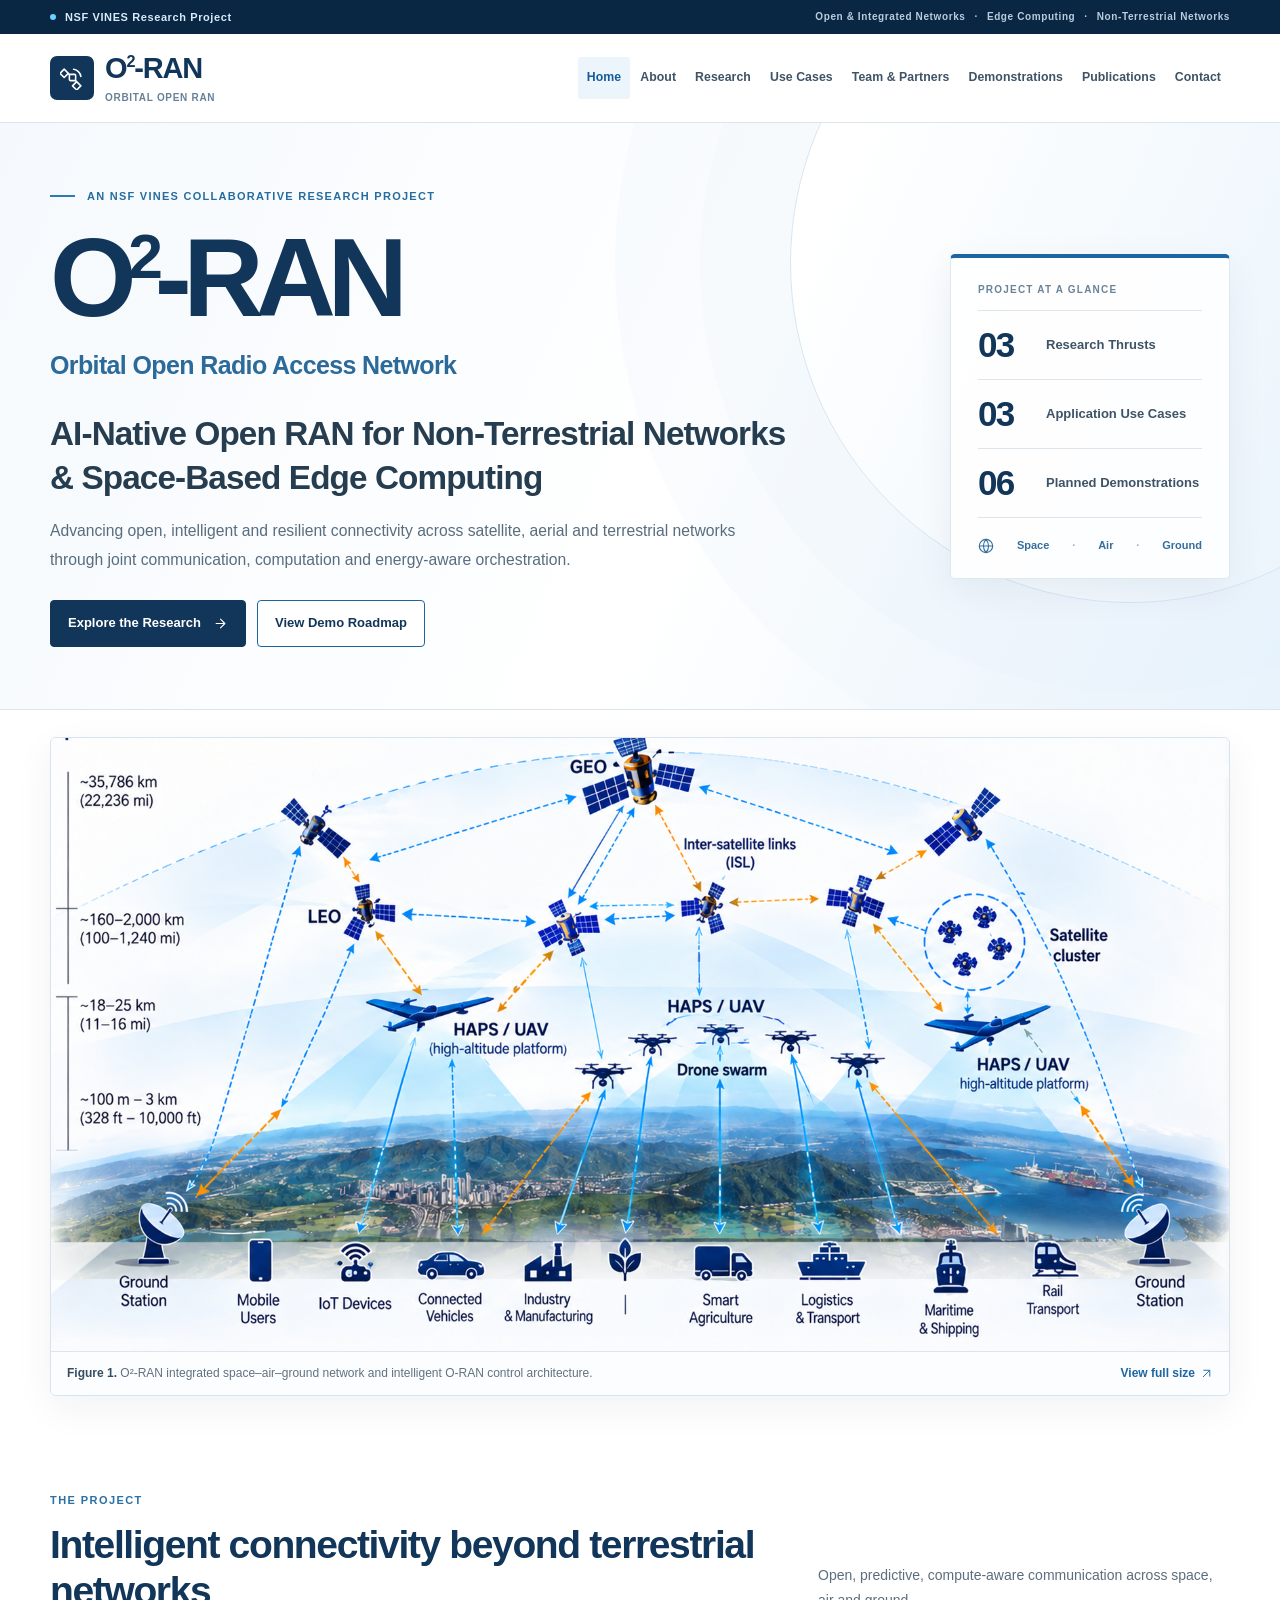
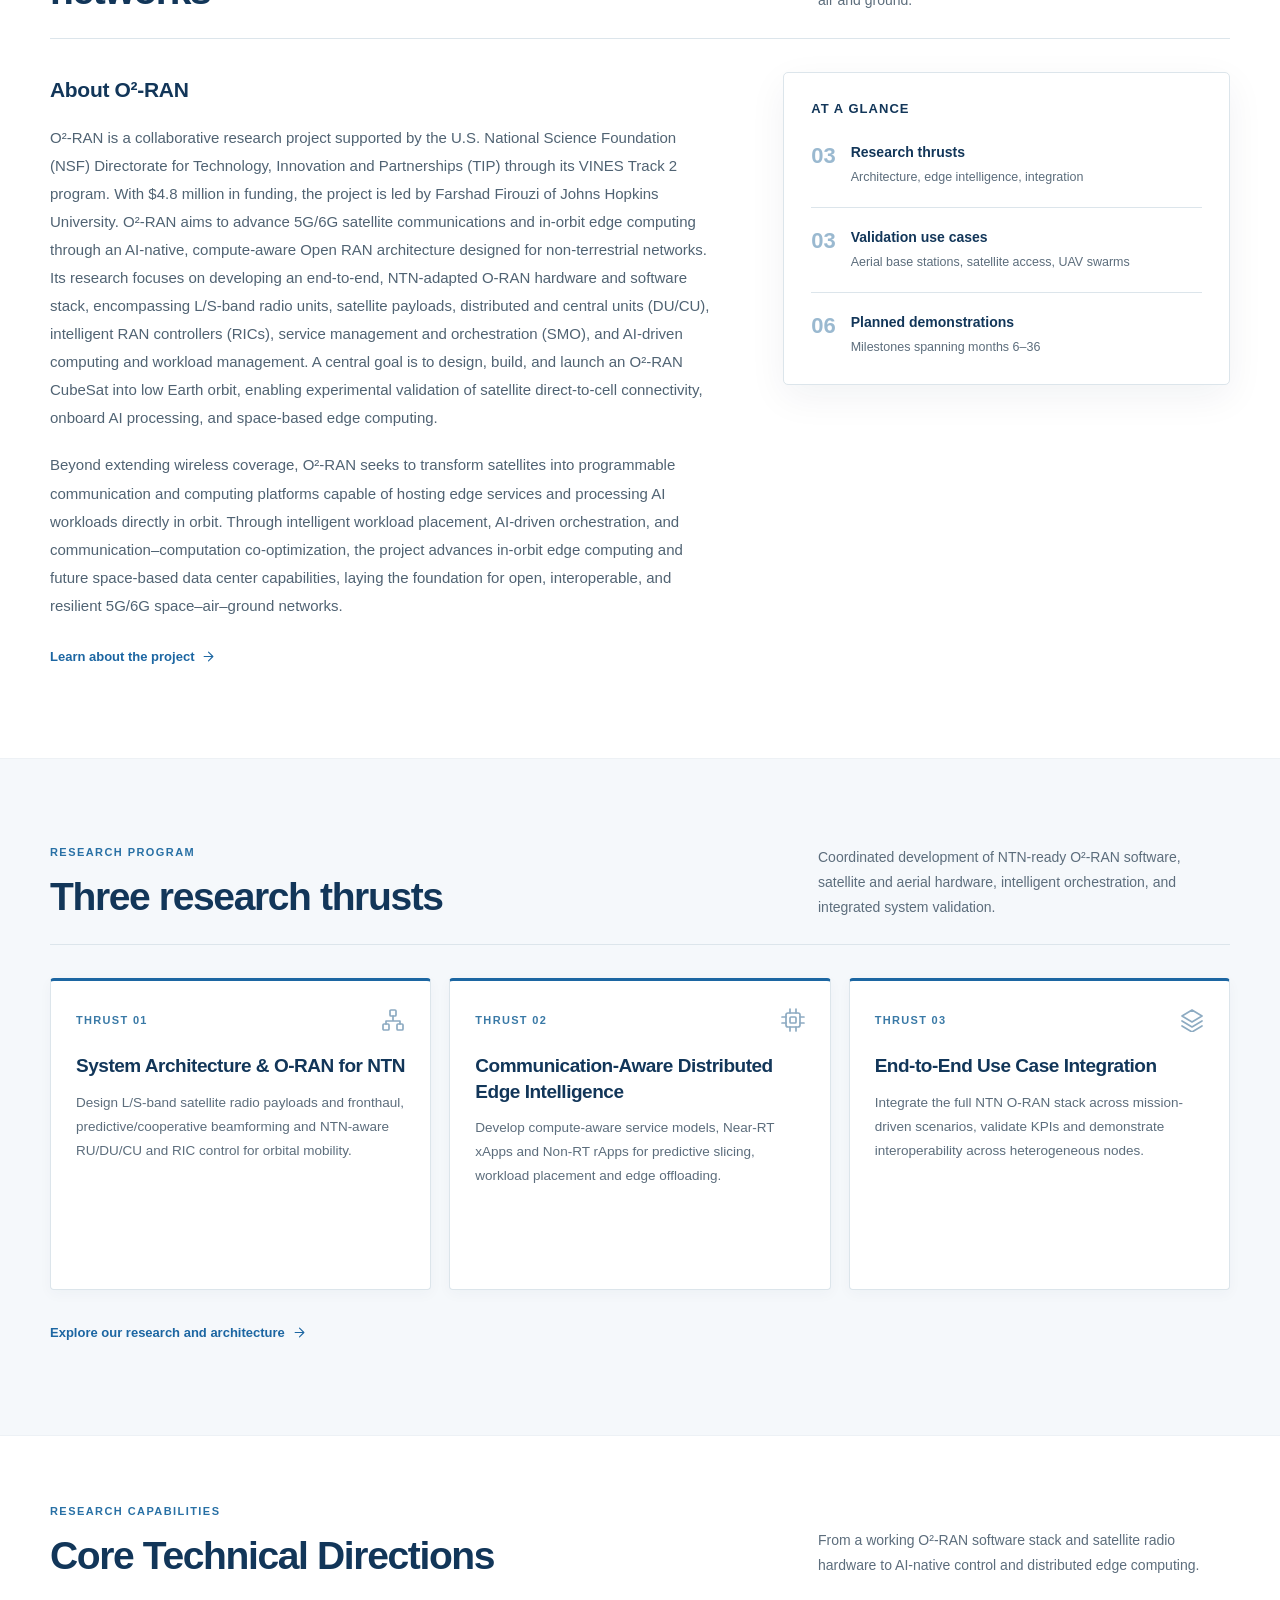
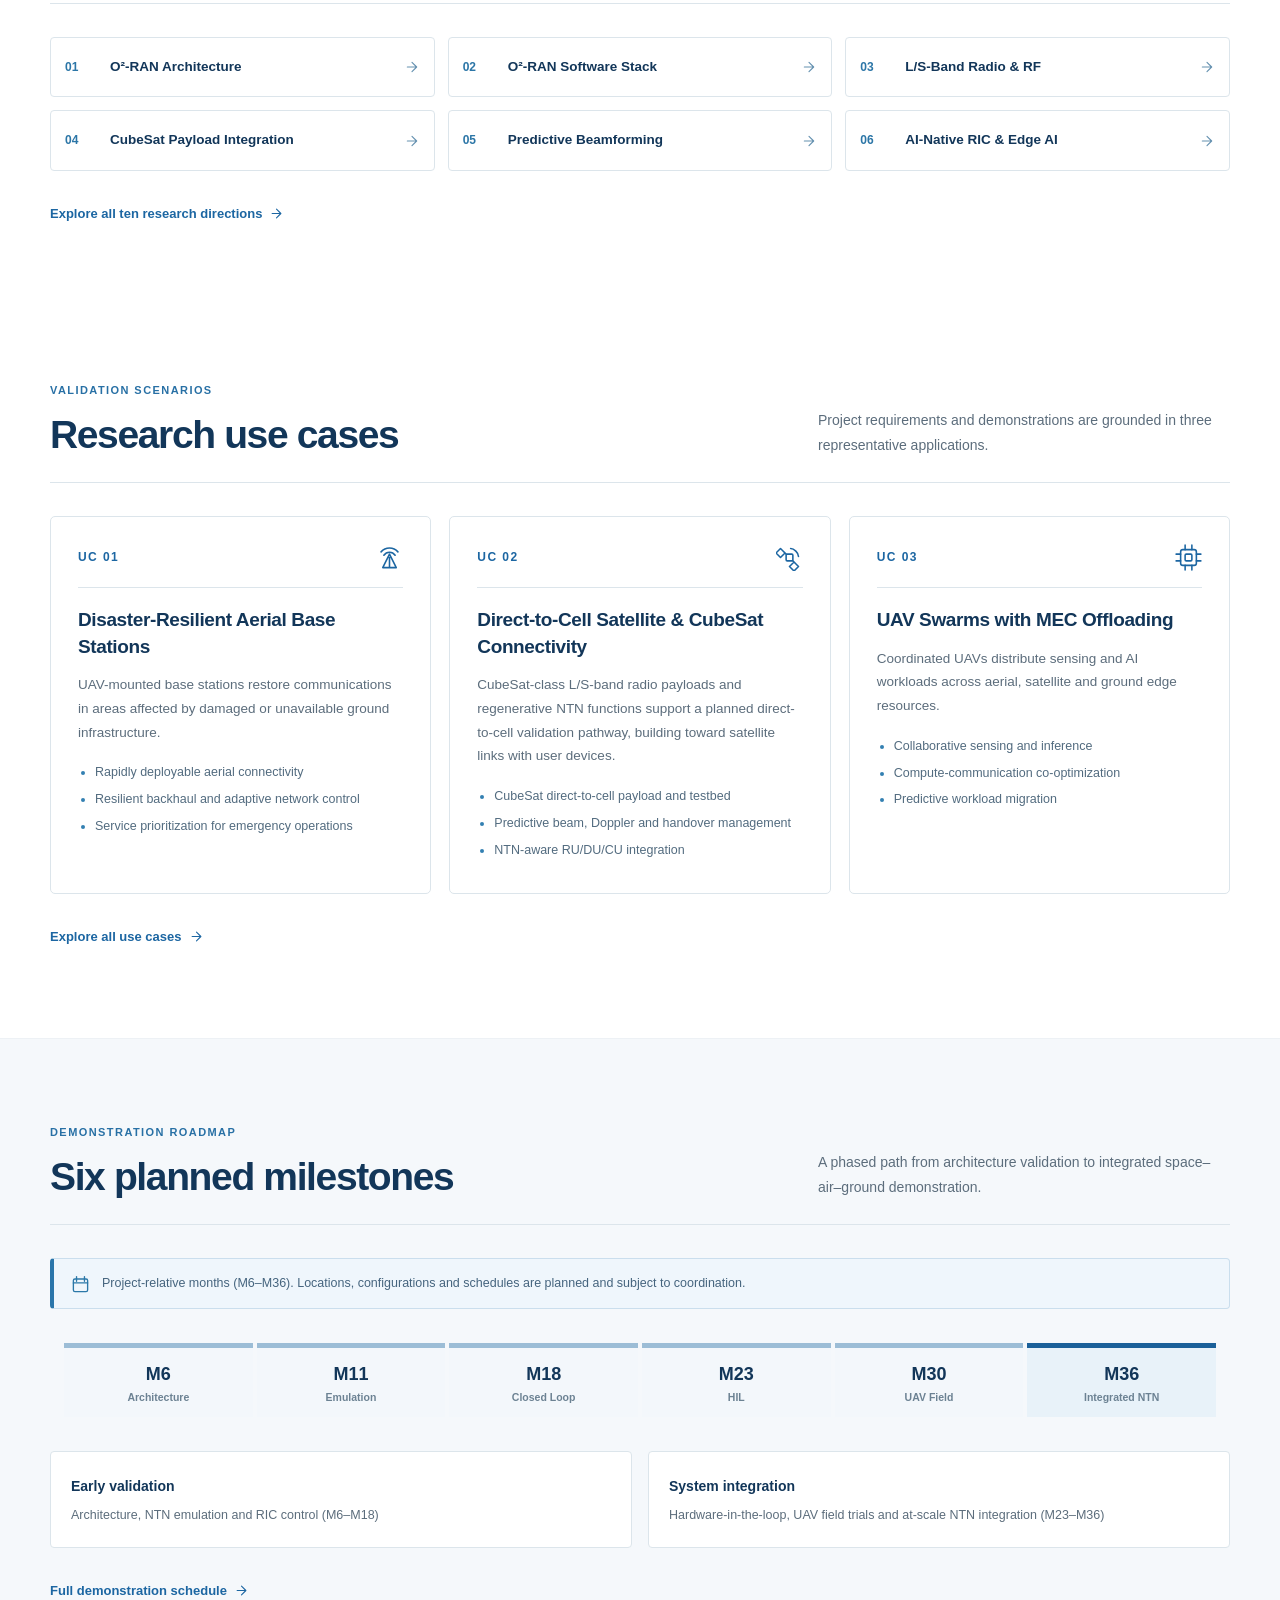
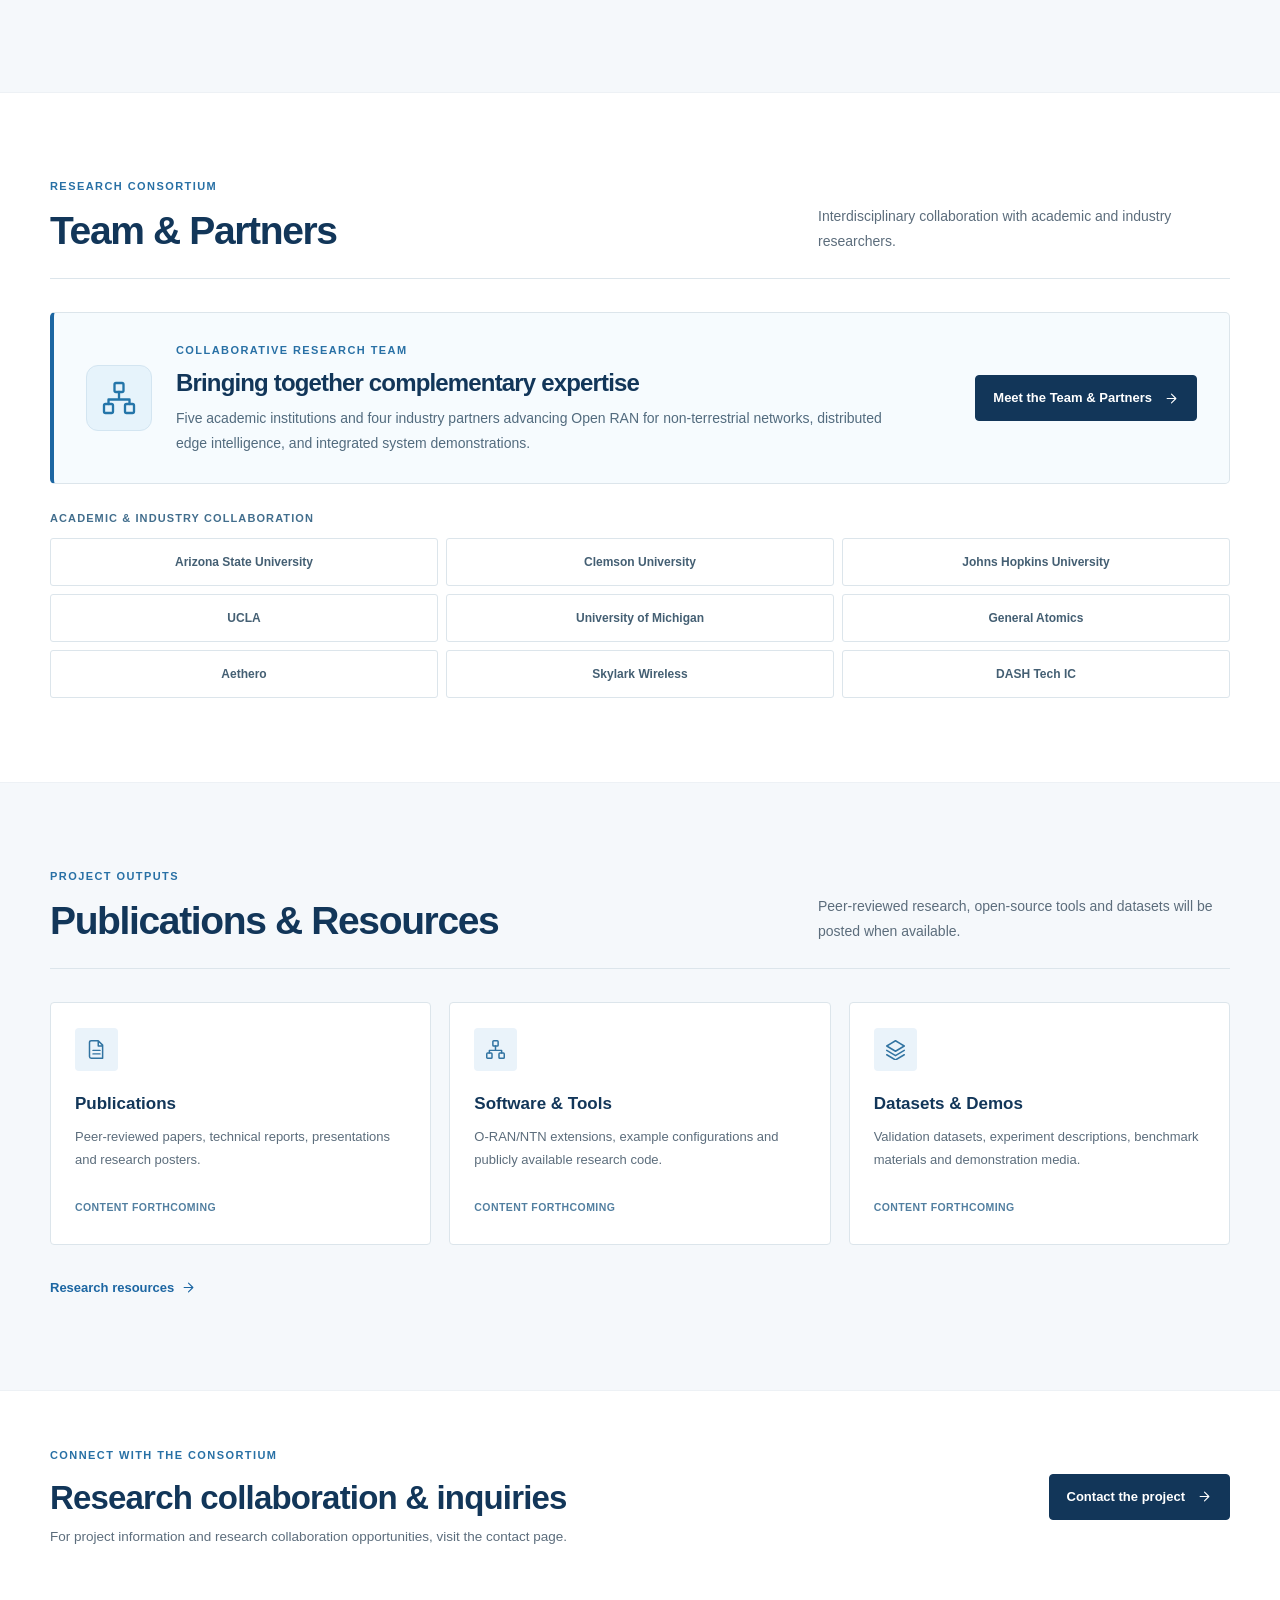
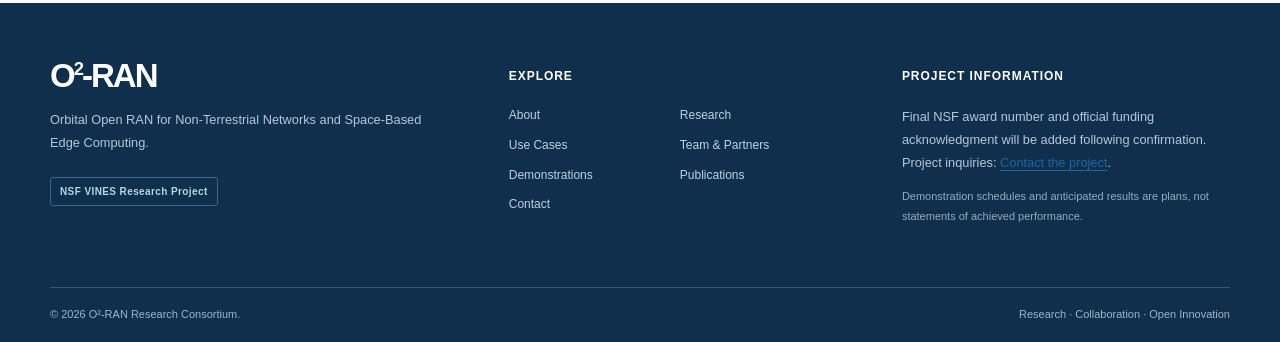
<file: index.html>
<!doctype html><html lang="en"><head><meta charset="utf-8"/><meta name="viewport" content="width=device-width,initial-scale=1"/>
<meta name="theme-color" content="#123659"/><meta name="description" content="O²-RAN NSF VINES academic research consortium: NTN-aware O-RAN architecture, distributed edge intelligence and 36-month demonstration roadmap."/><title>Orbital Open RAN Research Consortium | O²-RAN</title>
<link rel="icon" type="image/svg+xml" href="assets/favicon.svg"/><link rel="stylesheet" href="styles.css"/>
<link rel="stylesheet" href="site-pages.css"/>
<style>
/* Homepage consortium preview. Self-contained so only index.html needs replacing. */
.home-consortium{gap:24px;padding:28px 32px;background:#f6fbfe;align-items:center}
.home-consortium .home-consortium-icon{flex:0 0 66px;width:66px;height:66px;display:flex;align-items:center;justify-content:center;color:#2475a9;background:#e6f3fb;border:1px solid #d3e5f1;border-radius:12px}
.home-consortium-icon .icon{width:36px;height:36px;fill:none;stroke:currentColor;stroke-width:1.55;stroke-linecap:round;stroke-linejoin:round}
.home-consortium .home-consortium-copy{flex:1;min-width:0}
.home-consortium h3{font-size:24px;line-height:1.26;margin:0 0 8px}
.home-consortium p{font-size:14px;line-height:1.75;max-width:725px;margin:0}
.home-consortium .home-consortium-link{white-space:nowrap;flex-shrink:0;align-self:center}
@media(max-width:1000px){.home-consortium{flex-wrap:wrap}.home-consortium .home-consortium-link{margin-left:90px}}
@media(max-width:720px){.home-consortium{padding:22px;gap:14px}.home-consortium .home-consortium-icon{display:none}.home-consortium .home-consortium-copy{flex:1 1 100%}.home-consortium h3{font-size:21px}.home-consortium p{font-size:13.5px}.home-consortium .home-consortium-link{margin-left:0;white-space:normal}}
</style>
<script src="script.js" defer></script></head><body><a class="skip-link" href="#main">Skip to main content</a><svg aria-hidden="true" class="svg-definitions" height="0" width="0" xmlns="http://www.w3.org/2000/svg">
<symbol id="i-arrow" viewbox="0 0 24 24"><path d="M5 12h14m-7-7 7 7-7 7"></path></symbol>
<symbol id="i-arrow-up" viewbox="0 0 24 24"><path d="M6 18 18 6M7 6h11v11"></path></symbol>
<symbol id="i-satellite" viewbox="0 0 24 24"><rect height="6" rx="1" width="6" x="9" y="9"></rect><path d="m9 9-3-3m9 9 3 3M4 4l4 4-4 4-4-4zM16 16l4 4-4 4-4-4zM13 4c3 0 7 4 7 7"></path></symbol>
<symbol id="i-network" viewbox="0 0 24 24"><rect height="6" rx="1" width="6" x="9" y="2"></rect><rect height="6" rx="1" width="6" x="2" y="16"></rect><rect height="6" rx="1" width="6" x="16" y="16"></rect><path d="M12 8v4M5 16v-3h14v3"></path></symbol>
<symbol id="i-cpu" viewbox="0 0 24 24"><rect height="14" rx="2" width="14" x="5" y="5"></rect><rect height="6" rx="1" width="6" x="9" y="9"></rect><path d="M9 1v4m6-4v4M9 19v4m6-4v4M1 9h4m-4 6h4m14-6h4m-4 6h4"></path></symbol>
<symbol id="i-radio" viewbox="0 0 24 24"><path d="M12 21v-9m-6 9h12L12 9 6 21Zm-1.5-14a10 10 0 0 1 15 0M7 10a6 6 0 0 1 10 0"></path></symbol>
<symbol id="i-layers" viewbox="0 0 24 24"><path d="m12 2 10 6-10 6L2 8l10-6Zm-10 11 10 6 10-6M2 18l10 6 10-6"></path></symbol>
<symbol id="i-calendar" viewbox="0 0 24 24"><rect height="16" rx="2" width="18" x="3" y="5"></rect><path d="M7 2v6M17 2v6M3 10h18"></path></symbol>
<symbol id="i-location" viewbox="0 0 24 24"><path d="M20 10c0 6-8 12-8 12S4 16 4 10a8 8 0 1 1 16 0Z"></path><circle cx="12" cy="10" r="2.5"></circle></symbol>
<symbol id="i-file" viewbox="0 0 24 24"><path d="M6 2h8l5 5v15H6a2 2 0 0 1-2-2V4a2 2 0 0 1 2-2Zm8 0v6h5M8 13h8M8 17h8"></path></symbol>
<symbol id="i-globe" viewbox="0 0 24 24"><circle cx="12" cy="12" r="10"></circle><path d="M2 12h20M12 2a15 15 0 0 1 0 20 15 15 0 0 1 0-20"></path></symbol>
</svg>
<div class="utility-bar"><div class="container utility-inner"><span><span class="utility-dot"></span> NSF VINES Research Project</span><span class="utility-right">Open &amp; Integrated Networks <span aria-hidden="true">·</span> Edge Computing <span aria-hidden="true">·</span> Non-Terrestrial Networks</span></div></div>
<header class="site-header" id="top"><div class="container header-inner">
  <a class="brand" href="index.html" aria-label="O squared RAN home"><span class="brand-emblem" aria-hidden="true"><svg class="icon"><use href="#i-satellite"/></svg></span><span class="brand-copy"><strong>O<sup>2</sup>-RAN</strong><span>Orbital Open RAN</span></span></a>
  <button class="mobile-menu-toggle" type="button" aria-expanded="false" aria-controls="site-navigation" aria-label="Open navigation menu"><span></span><span></span><span></span></button>
  <nav class="site-nav" id="site-navigation" aria-label="Main navigation"><a class="nav-link active" aria-current="page" href="index.html">Home</a><a class="nav-link"  href="about.html">About</a><a class="nav-link"  href="research.html">Research</a><a class="nav-link"  href="use-cases.html">Use Cases</a><a class="nav-link"  href="team.html">Team &amp; Partners</a><a class="nav-link"  href="demonstrations.html">Demonstrations</a><a class="nav-link"  href="publications.html">Publications</a><a class="nav-link"  href="contact.html">Contact</a></nav>
</div></header><main id="main"><section class="hero section-anchor" id="home">
<div class="hero-grid container">
<div class="hero-content">
<div class="eyebrow"><span class="eyebrow-line"></span> An NSF VINES Collaborative Research Project</div>
<h1>O<sup>2</sup>-RAN</h1>
<p class="hero-subtitle">Orbital Open Radio Access Network</p>
<h2>AI-Native Open RAN for Non-Terrestrial Networks &amp; Space-Based Edge Computing</h2>
<p class="hero-description">Advancing open, intelligent and resilient connectivity across satellite, aerial and terrestrial networks through joint communication, computation and energy-aware orchestration.</p>
<div class="hero-actions">
<a class="btn btn-primary" href="research.html">Explore the Research <svg class="icon"><use href="#i-arrow"></use></svg></a>
<a class="btn btn-outline" href="demonstrations.html">View Demo Roadmap</a>
</div>
</div>
<aside aria-label="Project at a glance" class="hero-sidebar">
<div class="sidebar-title">PROJECT AT A GLANCE</div>
<div class="hero-stat"><strong>03</strong><span>Research Thrusts</span></div>
<div class="hero-stat"><strong>03</strong><span>Application Use Cases</span></div>
<div class="hero-stat"><strong>06</strong><span>Planned Demonstrations</span></div>
<div class="sidebar-bottom"><svg class="icon"><use href="#i-globe"></use></svg> Space <span>·</span> Air <span>·</span> Ground</div>
</aside>
</div>
</section>
<section aria-label="O squared RAN integrated space air ground network and control architecture" class="visual-section">
<div class="container">
<figure class="visual-figure">
<a aria-label="Open full-resolution space air ground network illustration" href="assets/o2ran-integrated-architecture-homepage.png" rel="noopener" target="_blank">
<img alt="O²-RAN conceptual architecture across space, air and ground: GEO and LEO satellites, inter-satellite links, HAPS and UAV swarms, ground terminals, direct-to-cell and IoT connectivity, alongside distributed O-RAN control including xApps, rApps, SMO, RIC, CU-DU, RU and AI/ML frameworks." fetchpriority="high" src="assets/o2ran-integrated-architecture-homepage.png"/>
</a>
<figcaption><span><strong>Figure 1.</strong> O²-RAN integrated space–air–ground network and intelligent O-RAN control architecture.</span><a href="assets/o2ran-integrated-architecture-homepage.png" rel="noopener" target="_blank">View full size <svg class="icon"><use href="#i-arrow-up"></use></svg></a></figcaption>
</figure>
</div>
</section>
<section class="section" id="overview"><div class="container"><div class="section-heading"><div><span class="section-kicker">THE PROJECT</span><h2>Intelligent connectivity beyond terrestrial networks</h2></div><p>Open, predictive, compute-aware communication across space, air and ground.</p></div>
<div class="about-layout"><div class="prose"><h3>About O²-RAN</h3><p>O²-RAN is a collaborative research project supported by the U.S. National Science Foundation (NSF) Directorate for Technology, Innovation and Partnerships (TIP) through its VINES Track 2 program. With $4.8 million in funding, the project is led by Farshad Firouzi of Johns Hopkins University. O²-RAN aims to advance 5G/6G satellite communications and in-orbit edge computing through an AI-native, compute-aware Open RAN architecture designed for non-terrestrial networks. Its research focuses on developing an end-to-end, NTN-adapted O-RAN hardware and software stack, encompassing L/S-band radio units, satellite payloads, distributed and central units (DU/CU), intelligent RAN controllers (RICs), service management and orchestration (SMO), and AI-driven computing and workload management. A central goal is to design, build, and launch an O²-RAN CubeSat into low Earth orbit, enabling experimental validation of satellite direct-to-cell connectivity, onboard AI processing, and space-based edge computing.</p><p>Beyond extending wireless coverage, O²-RAN seeks to transform satellites into programmable communication and computing platforms capable of hosting edge services and processing AI workloads directly in orbit. Through intelligent workload placement, AI-driven orchestration, and communication–computation co-optimization, the project advances in-orbit edge computing and future space-based data center capabilities, laying the foundation for open, interoperable, and resilient 5G/6G space–air–ground networks.</p><a class="text-link" href="about.html">Learn about the project <svg class="icon"><use href="#i-arrow"/></svg></a></div>
<aside class="focus-panel"><div class="focus-title">At a glance</div><div class="focus-item"><span class="focus-num">03</span><div><strong>Research thrusts</strong><small>Architecture, edge intelligence, integration</small></div></div><div class="focus-item"><span class="focus-num">03</span><div><strong>Validation use cases</strong><small>Aerial base stations, satellite access, UAV swarms</small></div></div><div class="focus-item"><span class="focus-num">06</span><div><strong>Planned demonstrations</strong><small>Milestones spanning months 6–36</small></div></div></aside></div></div></section>
<section class="section section-soft"><div class="container"><div class="section-heading"><div><span class="section-kicker">RESEARCH PROGRAM</span><h2>Three research thrusts</h2></div><p>Coordinated development of NTN-ready O²-RAN software, satellite and aerial hardware, intelligent orchestration, and integrated system validation.</p></div><div class="card-grid three-col">
<article class="research-card" id="thrust-1"><div class="card-overline">THRUST 01 <svg class="icon"><use href="#i-network"></use></svg></div><h3>System Architecture &amp; O-RAN for NTN</h3><p>Design L/S-band satellite radio payloads and fronthaul, predictive/cooperative beamforming and NTN-aware RU/DU/CU and RIC control for orbital mobility.</p></article>
<article class="research-card" id="thrust-2"><div class="card-overline">THRUST 02 <svg class="icon"><use href="#i-cpu"></use></svg></div><h3>Communication-Aware Distributed Edge Intelligence</h3><p>Develop compute-aware service models, Near-RT xApps and Non-RT rApps for predictive slicing, workload placement and edge offloading.</p></article>
<article class="research-card" id="thrust-3"><div class="card-overline">THRUST 03 <svg class="icon"><use href="#i-layers"></use></svg></div><h3>End-to-End Use Case Integration</h3><p>Integrate the full NTN O-RAN stack across mission-driven scenarios, validate KPIs and demonstrate interoperability across heterogeneous nodes.</p></article>
</div><div class="section-action"><a class="text-link" href="research.html">Explore our research and architecture <svg class="icon"><use href="#i-arrow"/></svg></a></div></div></section>
<section class="section home-core-section" aria-labelledby="home-core-heading"><div class="container">
<div class="section-heading"><div><span class="section-kicker">RESEARCH CAPABILITIES</span><h2 id="home-core-heading">Core Technical Directions</h2></div><p>From a working O²-RAN software stack and satellite radio hardware to AI-native control and distributed edge computing.</p></div>
<div class="home-core-grid"><a class="home-core-card" href="research.html#direction-01"><span>01</span><strong>O²-RAN Architecture</strong><svg class="icon" aria-hidden="true"><use href="#i-arrow"></use></svg></a><a class="home-core-card" href="research.html#direction-02"><span>02</span><strong>O²-RAN Software Stack</strong><svg class="icon" aria-hidden="true"><use href="#i-arrow"></use></svg></a><a class="home-core-card" href="research.html#direction-03"><span>03</span><strong>L/S-Band Radio &amp; RF</strong><svg class="icon" aria-hidden="true"><use href="#i-arrow"></use></svg></a><a class="home-core-card" href="research.html#direction-04"><span>04</span><strong>CubeSat Payload Integration</strong><svg class="icon" aria-hidden="true"><use href="#i-arrow"></use></svg></a><a class="home-core-card" href="research.html#direction-05"><span>05</span><strong>Predictive Beamforming</strong><svg class="icon" aria-hidden="true"><use href="#i-arrow"></use></svg></a><a class="home-core-card" href="research.html#direction-06"><span>06</span><strong>AI-Native RIC &amp; Edge AI</strong><svg class="icon" aria-hidden="true"><use href="#i-arrow"></use></svg></a></div><div class="section-action"><a class="text-link" href="research.html#core-directions">Explore all ten research directions <svg class="icon"><use href="#i-arrow"/></svg></a></div>
</div></section>
<section class="section"><div class="container"><div class="section-heading"><div><span class="section-kicker">VALIDATION SCENARIOS</span><h2>Research use cases</h2></div><p>Project requirements and demonstrations are grounded in three representative applications.</p></div><div class="card-grid three-col">
<article class="use-card"><div class="use-heading"><span class="use-number">UC 01</span><svg class="icon"><use href="#i-radio"></use></svg></div><h3>Disaster-Resilient Aerial Base Stations</h3><p>UAV-mounted base stations restore communications in areas affected by damaged or unavailable ground infrastructure.</p><ul class="tick-list"><li>Rapidly deployable aerial connectivity</li><li>Resilient backhaul and adaptive network control</li><li>Service prioritization for emergency operations</li></ul></article>
<article class="use-card"><div class="use-heading"><span class="use-number">UC 02</span><svg class="icon"><use href="#i-satellite"></use></svg></div><h3>Direct-to-Cell Satellite &amp; CubeSat Connectivity</h3><p>CubeSat-class L/S-band radio payloads and regenerative NTN functions support a planned direct-to-cell validation pathway, building toward satellite links with user devices.</p><ul class="tick-list"><li>CubeSat direct-to-cell payload and testbed</li><li>Predictive beam, Doppler and handover management</li><li>NTN-aware RU/DU/CU integration</li></ul></article>
<article class="use-card"><div class="use-heading"><span class="use-number">UC 03</span><svg class="icon"><use href="#i-cpu"></use></svg></div><h3>UAV Swarms with MEC Offloading</h3><p>Coordinated UAVs distribute sensing and AI workloads across aerial, satellite and ground edge resources.</p><ul class="tick-list"><li>Collaborative sensing and inference</li><li>Compute-communication co-optimization</li><li>Predictive workload migration</li></ul></article>
</div><div class="section-action"><a class="text-link" href="use-cases.html">Explore all use cases <svg class="icon"><use href="#i-arrow"/></svg></a></div></div></section>
<section class="section section-soft"><div class="container"><div class="section-heading"><div><span class="section-kicker">DEMONSTRATION ROADMAP</span><h2>Six planned milestones</h2></div><p>A phased path from architecture validation to integrated space–air–ground demonstration.</p></div><div class="demo-notice"><svg class="icon"><use href="#i-calendar"/></svg>Project-relative months (M6–M36). Locations, configurations and schedules are planned and subject to coordination.</div><div aria-label="Demonstration months" class="demo-month-track">
<div><span>M6</span><strong>Architecture</strong></div><div><span>M11</span><strong>Emulation</strong></div><div><span>M18</span><strong>Closed Loop</strong></div><div><span>M23</span><strong>HIL</strong></div><div><span>M30</span><strong>UAV Field</strong></div><div><span>M36</span><strong>Integrated NTN</strong></div>
</div><div class="demo-teasers"><div><b>Early validation</b><p>Architecture, NTN emulation and RIC control (M6–M18)</p></div><div><b>System integration</b><p>Hardware-in-the-loop, UAV field trials and at-scale NTN integration (M23–M36)</p></div></div><div class="section-action"><a class="text-link" href="demonstrations.html">Full demonstration schedule <svg class="icon"><use href="#i-arrow"/></svg></a></div></div></section>
<section class="section"><div class="container"><div class="section-heading"><div><span class="section-kicker">RESEARCH CONSORTIUM</span><h2>Team &amp; Partners</h2></div><p>Interdisciplinary collaboration with academic and industry researchers.</p></div><div class="home-lead home-consortium">
  <div class="home-consortium-icon" aria-hidden="true"><svg class="icon"><use href="#i-network"/></svg></div>
  <div class="home-consortium-copy">
    <span class="section-kicker">COLLABORATIVE RESEARCH TEAM</span>
    <h3>Bringing together complementary expertise</h3>
    <p>Five academic institutions and four industry partners advancing Open RAN for non-terrestrial networks, distributed edge intelligence, and integrated system demonstrations.</p>
  </div>
  <a class="btn btn-primary home-consortium-link" href="team.html">Meet the Team &amp; Partners <svg class="icon"><use href="#i-arrow"/></svg></a>
</div>
<div class="home-partners"><p>Academic &amp; industry collaboration</p><div class="home-partner-names"><span>Arizona State University</span><span>Clemson University</span><span>Johns Hopkins University</span><span>UCLA</span><span>University of Michigan</span><span>General Atomics</span><span>Aethero</span><span>Skylark Wireless</span><span>DASH Tech IC</span></div></div></div></section>
<section class="section section-soft"><div class="container"><div class="section-heading"><div><span class="section-kicker">PROJECT OUTPUTS</span><h2>Publications &amp; Resources</h2></div><p>Peer-reviewed research, open-source tools and datasets will be posted when available.</p></div><div class="card-grid three-col outputs-grid">
<article><div class="output-icon"><svg class="icon"><use href="#i-file"></use></svg></div><h3>Publications</h3><p>Peer-reviewed papers, technical reports, presentations and research posters.</p><span class="coming-label">Content forthcoming</span></article>
<article><div class="output-icon"><svg class="icon"><use href="#i-network"></use></svg></div><h3>Software &amp; Tools</h3><p>O-RAN/NTN extensions, example configurations and publicly available research code.</p><span class="coming-label">Content forthcoming</span></article>
<article><div class="output-icon"><svg class="icon"><use href="#i-layers"></use></svg></div><h3>Datasets &amp; Demos</h3><p>Validation datasets, experiment descriptions, benchmark materials and demonstration media.</p><span class="coming-label">Content forthcoming</span></article>
</div><div class="section-action"><a class="text-link" href="publications.html">Research resources <svg class="icon"><use href="#i-arrow"/></svg></a></div></div></section>
<section class="section compact-contact"><div class="container"><div class="compact-contact-row"><div><span class="section-kicker">CONNECT WITH THE CONSORTIUM</span><h2>Research collaboration &amp; inquiries</h2><p>For project information and research collaboration opportunities, visit the contact page.</p></div><a class="btn btn-primary" href="contact.html">Contact the project <svg class="icon"><use href="#i-arrow"/></svg></a></div></div></section>
</main><footer class="footer"><div class="container footer-grid">
<div><a href="index.html" class="footer-brand">O<sup>2</sup>-RAN</a><p>Orbital Open RAN for Non-Terrestrial Networks and Space-Based Edge Computing.</p><span class="footer-funding">NSF VINES Research Project</span></div>
<div><h3>Explore</h3><div class="footer-links"><a href="about.html">About</a><a href="research.html">Research</a><a href="use-cases.html">Use Cases</a><a href="team.html">Team & Partners</a><a href="demonstrations.html">Demonstrations</a><a href="publications.html">Publications</a><a href="contact.html">Contact</a></div></div>
<div><h3>Project Information</h3><p>Final NSF award number and official funding acknowledgment will be added following confirmation. Project inquiries: <a href="contact.html">Contact the project</a>.</p><p class="footer-small">Demonstration schedules and anticipated results are plans, not statements of achieved performance.</p></div>
</div><div class="container footer-bottom"><span>© <span id="copyright-year">2026</span> O²-RAN Research Consortium.</span><span>Research · Collaboration · Open Innovation</span></div></footer></body></html>
</file>
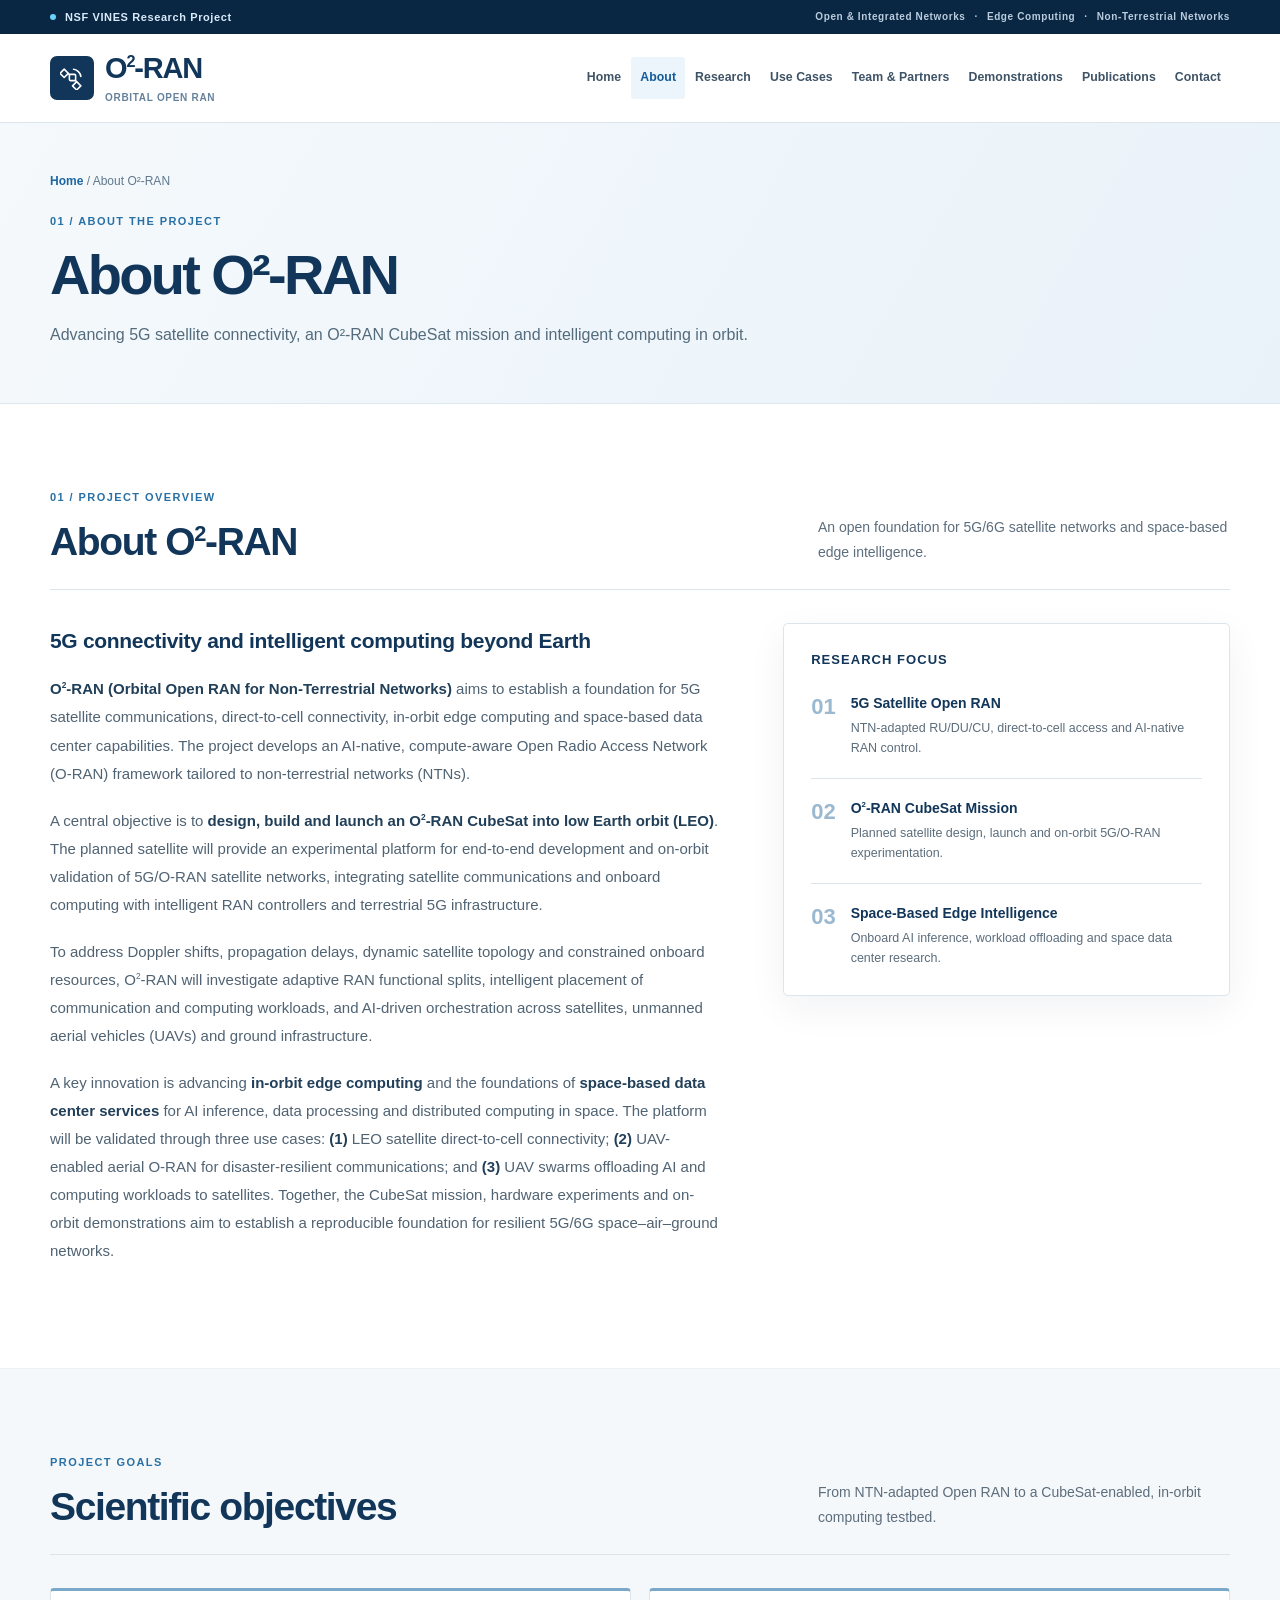
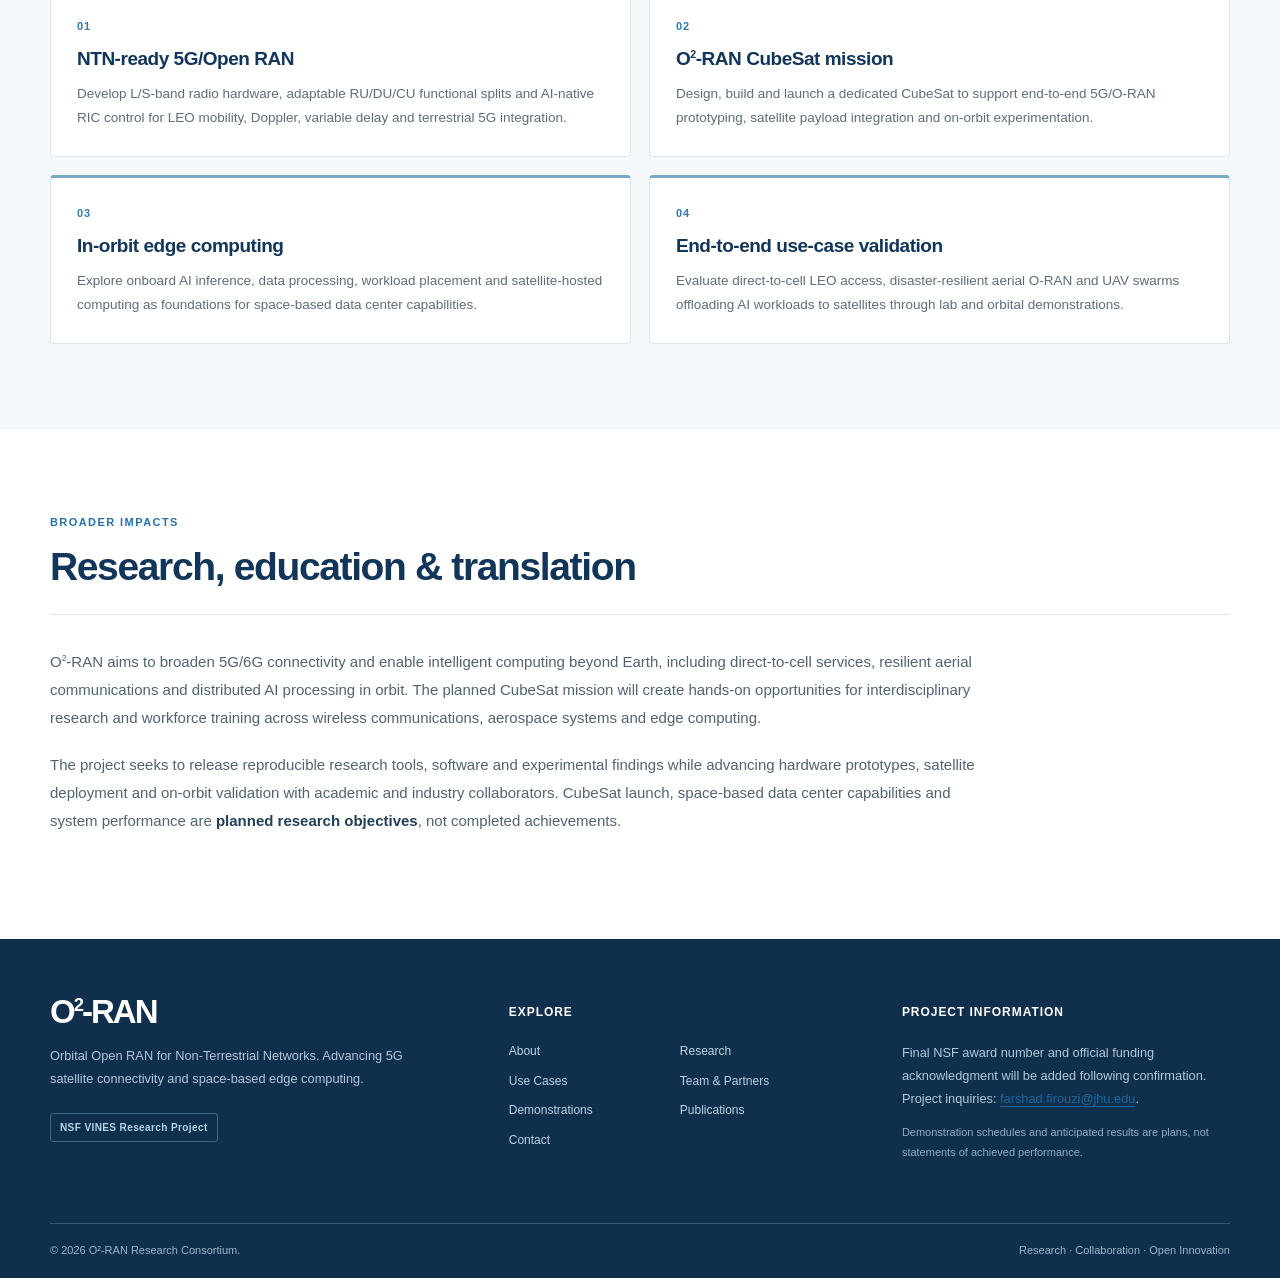
<file: about.html>
<!doctype html><html lang="en"><head><meta charset="utf-8"/><meta name="viewport" content="width=device-width,initial-scale=1"/>
<meta name="theme-color" content="#123659"/><meta name="description" content="O²-RAN advances 5G satellite direct-to-cell connectivity, a planned CubeSat mission, AI-native Open RAN, in-orbit edge computing and space-based data center research."/><title>About O²-RAN | O²-RAN</title>
<link rel="icon" type="image/svg+xml" href="assets/favicon.svg"/><link rel="stylesheet" href="styles.css"/>
<link rel="stylesheet" href="site-pages.css"/>
<script src="script.js" defer></script></head><body><a class="skip-link" href="#main">Skip to main content</a><svg aria-hidden="true" class="svg-definitions" height="0" width="0" xmlns="http://www.w3.org/2000/svg">
<symbol id="i-arrow" viewbox="0 0 24 24"><path d="M5 12h14m-7-7 7 7-7 7"></path></symbol>
<symbol id="i-arrow-up" viewbox="0 0 24 24"><path d="M6 18 18 6M7 6h11v11"></path></symbol>
<symbol id="i-satellite" viewbox="0 0 24 24"><rect height="6" rx="1" width="6" x="9" y="9"></rect><path d="m9 9-3-3m9 9 3 3M4 4l4 4-4 4-4-4zM16 16l4 4-4 4-4-4zM13 4c3 0 7 4 7 7"></path></symbol>
<symbol id="i-network" viewbox="0 0 24 24"><rect height="6" rx="1" width="6" x="9" y="2"></rect><rect height="6" rx="1" width="6" x="2" y="16"></rect><rect height="6" rx="1" width="6" x="16" y="16"></rect><path d="M12 8v4M5 16v-3h14v3"></path></symbol>
<symbol id="i-cpu" viewbox="0 0 24 24"><rect height="14" rx="2" width="14" x="5" y="5"></rect><rect height="6" rx="1" width="6" x="9" y="9"></rect><path d="M9 1v4m6-4v4M9 19v4m6-4v4M1 9h4m-4 6h4m14-6h4m-4 6h4"></path></symbol>
<symbol id="i-radio" viewbox="0 0 24 24"><path d="M12 21v-9m-6 9h12L12 9 6 21Zm-1.5-14a10 10 0 0 1 15 0M7 10a6 6 0 0 1 10 0"></path></symbol>
<symbol id="i-layers" viewbox="0 0 24 24"><path d="m12 2 10 6-10 6L2 8l10-6Zm-10 11 10 6 10-6M2 18l10 6 10-6"></path></symbol>
<symbol id="i-calendar" viewbox="0 0 24 24"><rect height="16" rx="2" width="18" x="3" y="5"></rect><path d="M7 2v6M17 2v6M3 10h18"></path></symbol>
<symbol id="i-location" viewbox="0 0 24 24"><path d="M20 10c0 6-8 12-8 12S4 16 4 10a8 8 0 1 1 16 0Z"></path><circle cx="12" cy="10" r="2.5"></circle></symbol>
<symbol id="i-file" viewbox="0 0 24 24"><path d="M6 2h8l5 5v15H6a2 2 0 0 1-2-2V4a2 2 0 0 1 2-2Zm8 0v6h5M8 13h8M8 17h8"></path></symbol>
<symbol id="i-globe" viewbox="0 0 24 24"><circle cx="12" cy="12" r="10"></circle><path d="M2 12h20M12 2a15 15 0 0 1 0 20 15 15 0 0 1 0-20"></path></symbol>
</svg>
<div class="utility-bar"><div class="container utility-inner"><span><span class="utility-dot"></span> NSF VINES Research Project</span><span class="utility-right">Open &amp; Integrated Networks <span aria-hidden="true">·</span> Edge Computing <span aria-hidden="true">·</span> Non-Terrestrial Networks</span></div></div>
<header class="site-header" id="top"><div class="container header-inner">
  <a class="brand" href="index.html" aria-label="O squared RAN home"><span class="brand-emblem" aria-hidden="true"><svg class="icon"><use href="#i-satellite"/></svg></span><span class="brand-copy"><strong>O<sup>2</sup>-RAN</strong><span>Orbital Open RAN</span></span></a>
  <button class="mobile-menu-toggle" type="button" aria-expanded="false" aria-controls="site-navigation" aria-label="Open navigation menu"><span></span><span></span><span></span></button>
  <nav class="site-nav" id="site-navigation" aria-label="Main navigation"><a class="nav-link"  href="index.html">Home</a><a class="nav-link active" aria-current="page" href="about.html">About</a><a class="nav-link"  href="research.html">Research</a><a class="nav-link"  href="use-cases.html">Use Cases</a><a class="nav-link"  href="team.html">Team &amp; Partners</a><a class="nav-link"  href="demonstrations.html">Demonstrations</a><a class="nav-link"  href="publications.html">Publications</a><a class="nav-link"  href="contact.html">Contact</a></nav>
</div></header><main id="main"><section class="page-hero"><div class="container"><p class="breadcrumb"><a href="index.html">Home</a><span aria-hidden="true"> / </span>About O²-RAN</p><span class="section-kicker">01 / ABOUT THE PROJECT</span><h1>About O²-RAN</h1><p>Advancing 5G satellite connectivity, an O²-RAN CubeSat mission and intelligent computing in orbit.</p></div></section><section class="section section-anchor" id="about">
<div class="container">
<div class="section-heading"><div><span class="section-kicker">01 / PROJECT OVERVIEW</span><h2>About O<sup>2</sup>-RAN</h2></div><p>An open foundation for 5G/6G satellite networks and space-based edge intelligence.</p></div>
<div class="about-layout">
<div class="prose">
<h3>5G connectivity and intelligent computing beyond Earth</h3>
<p><strong>O<sup>2</sup>-RAN (Orbital Open RAN for Non-Terrestrial Networks)</strong> aims to establish a foundation for 5G satellite communications, direct-to-cell connectivity, in-orbit edge computing and space-based data center capabilities. The project develops an AI-native, compute-aware Open Radio Access Network (O-RAN) framework tailored to non-terrestrial networks (NTNs).</p>
<p>A central objective is to <strong>design, build and launch an O<sup>2</sup>-RAN CubeSat into low Earth orbit (LEO)</strong>. The planned satellite will provide an experimental platform for end-to-end development and on-orbit validation of 5G/O-RAN satellite networks, integrating satellite communications and onboard computing with intelligent RAN controllers and terrestrial 5G infrastructure.</p>
<p>To address Doppler shifts, propagation delays, dynamic satellite topology and constrained onboard resources, O<sup>2</sup>-RAN will investigate adaptive RAN functional splits, intelligent placement of communication and computing workloads, and AI-driven orchestration across satellites, unmanned aerial vehicles (UAVs) and ground infrastructure.</p>
<p>A key innovation is advancing <strong>in-orbit edge computing</strong> and the foundations of <strong>space-based data center services</strong> for AI inference, data processing and distributed computing in space. The platform will be validated through three use cases: <strong>(1)</strong> LEO satellite direct-to-cell connectivity; <strong>(2)</strong> UAV-enabled aerial O-RAN for disaster-resilient communications; and <strong>(3)</strong> UAV swarms offloading AI and computing workloads to satellites. Together, the CubeSat mission, hardware experiments and on-orbit demonstrations aim to establish a reproducible foundation for resilient 5G/6G space–air–ground networks.</p>
</div>
<aside class="focus-panel">
<div class="focus-title">Research Focus</div>
<div class="focus-item"><span class="focus-num">01</span><div><strong>5G Satellite Open RAN</strong><small>NTN-adapted RU/DU/CU, direct-to-cell access and AI-native RAN control.</small></div></div>
<div class="focus-item"><span class="focus-num">02</span><div><strong>O<sup>2</sup>-RAN CubeSat Mission</strong><small>Planned satellite design, launch and on-orbit 5G/O-RAN experimentation.</small></div></div>
<div class="focus-item"><span class="focus-num">03</span><div><strong>Space-Based Edge Intelligence</strong><small>Onboard AI inference, workload offloading and space data center research.</small></div></div>
</aside>
</div>
</div>
</section><section class="section section-soft"><div class="container"><div class="section-heading"><div><span class="section-kicker">PROJECT GOALS</span><h2>Scientific objectives</h2></div><p>From NTN-adapted Open RAN to a CubeSat-enabled, in-orbit computing testbed.</p></div>
<div class="objectives-grid"><article><b>01</b><h3>NTN-ready 5G/Open RAN</h3><p>Develop L/S-band radio hardware, adaptable RU/DU/CU functional splits and AI-native RIC control for LEO mobility, Doppler, variable delay and terrestrial 5G integration.</p></article><article><b>02</b><h3>O<sup>2</sup>-RAN CubeSat mission</h3><p>Design, build and launch a dedicated CubeSat to support end-to-end 5G/O-RAN prototyping, satellite payload integration and on-orbit experimentation.</p></article><article><b>03</b><h3>In-orbit edge computing</h3><p>Explore onboard AI inference, data processing, workload placement and satellite-hosted computing as foundations for space-based data center capabilities.</p></article><article><b>04</b><h3>End-to-end use-case validation</h3><p>Evaluate direct-to-cell LEO access, disaster-resilient aerial O-RAN and UAV swarms offloading AI workloads to satellites through lab and orbital demonstrations.</p></article></div></div></section>
<section class="section"><div class="container"><div class="section-heading"><div><span class="section-kicker">BROADER IMPACTS</span><h2>Research, education &amp; translation</h2></div></div><div class="prose wide-prose"><p>O<sup>2</sup>-RAN aims to broaden 5G/6G connectivity and enable intelligent computing beyond Earth, including direct-to-cell services, resilient aerial communications and distributed AI processing in orbit. The planned CubeSat mission will create hands-on opportunities for interdisciplinary research and workforce training across wireless communications, aerospace systems and edge computing.</p><p>The project seeks to release reproducible research tools, software and experimental findings while advancing hardware prototypes, satellite deployment and on-orbit validation with academic and industry collaborators. CubeSat launch, space-based data center capabilities and system performance are <strong>planned research objectives</strong>, not completed achievements.</p></div></div></section></main><footer class="footer"><div class="container footer-grid">
<div><a href="index.html" class="footer-brand">O<sup>2</sup>-RAN</a><p>Orbital Open RAN for Non-Terrestrial Networks. Advancing 5G satellite connectivity and space-based edge computing.</p><span class="footer-funding">NSF VINES Research Project</span></div>
<div><h3>Explore</h3><div class="footer-links"><a href="about.html">About</a><a href="research.html">Research</a><a href="use-cases.html">Use Cases</a><a href="team.html">Team & Partners</a><a href="demonstrations.html">Demonstrations</a><a href="publications.html">Publications</a><a href="contact.html">Contact</a></div></div>
<div><h3>Project Information</h3><p>Final NSF award number and official funding acknowledgment will be added following confirmation. Project inquiries: <a href="mailto:farshad.firouzi@jhu.edu">farshad.firouzi@jhu.edu</a>.</p><p class="footer-small">Demonstration schedules and anticipated results are plans, not statements of achieved performance.</p></div>
</div><div class="container footer-bottom"><span>© <span id="copyright-year">2026</span> O²-RAN Research Consortium.</span><span>Research · Collaboration · Open Innovation</span></div></footer></body></html>
</file>
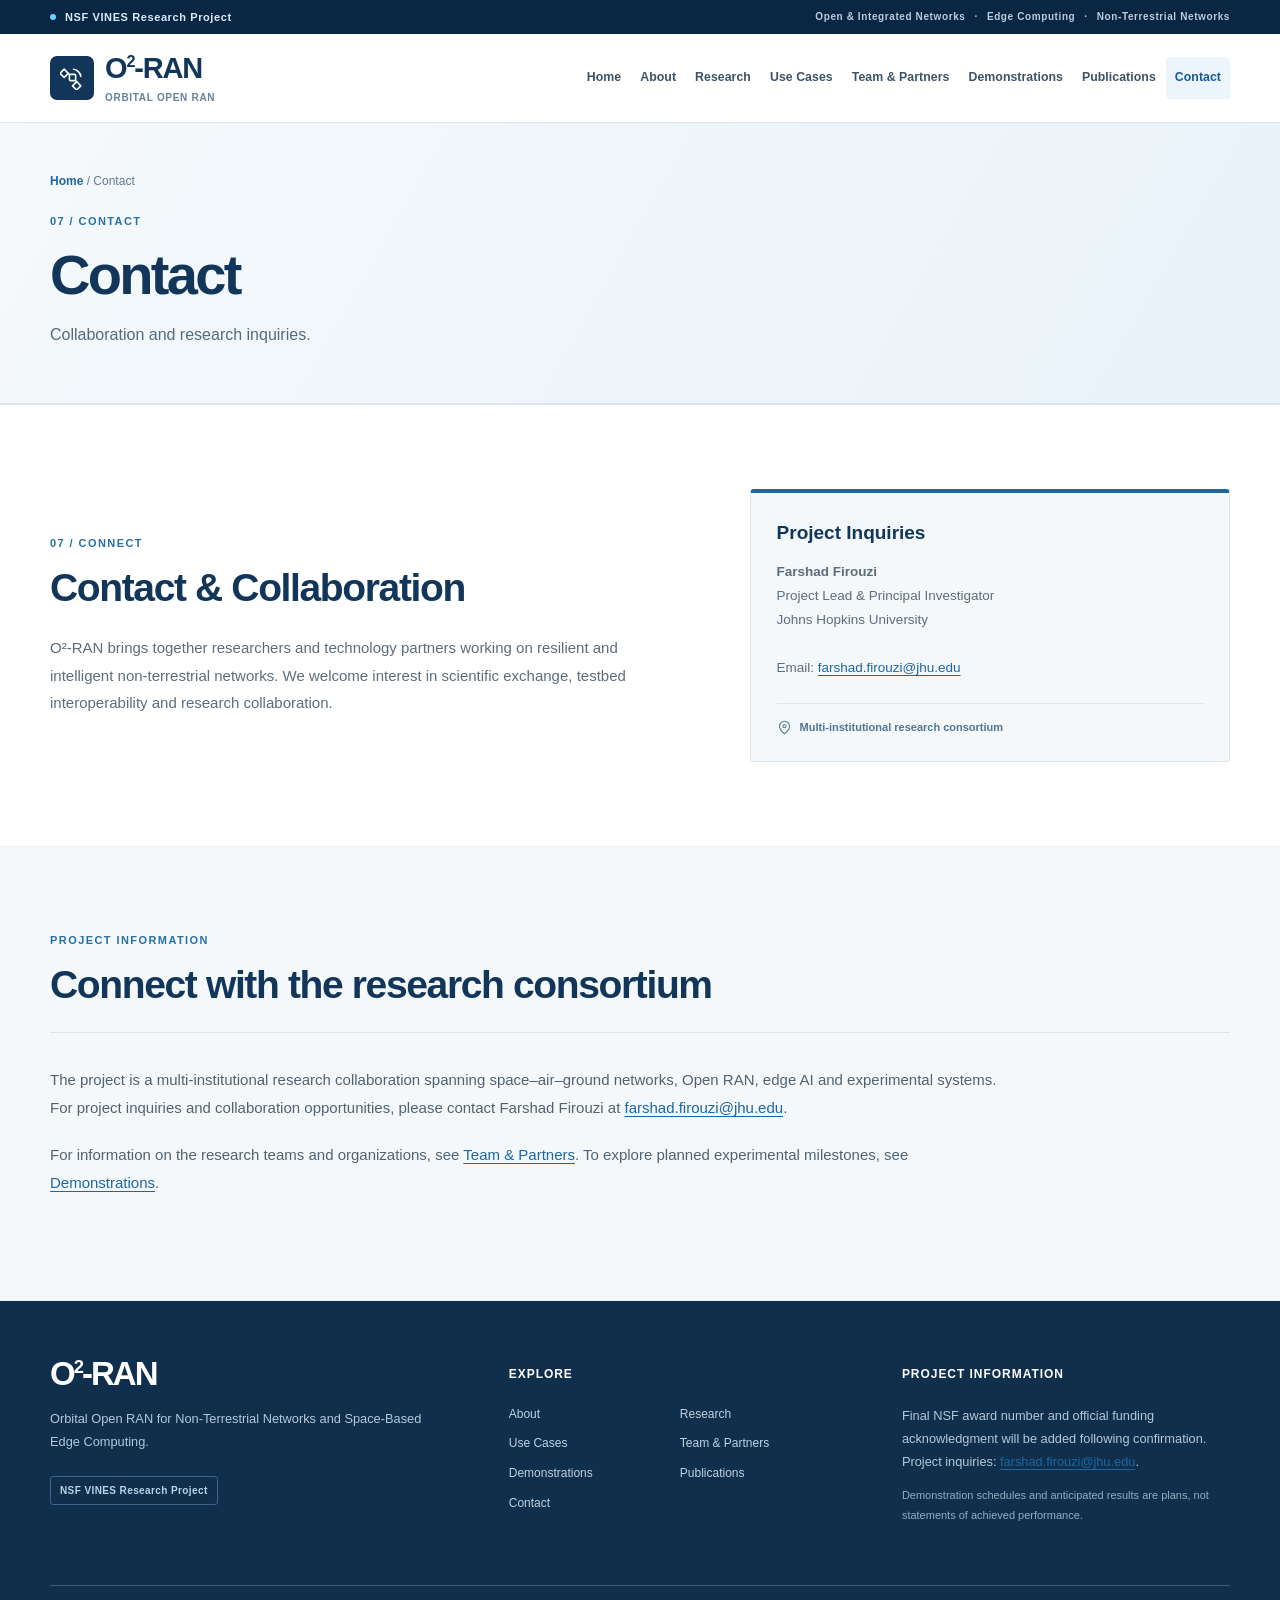
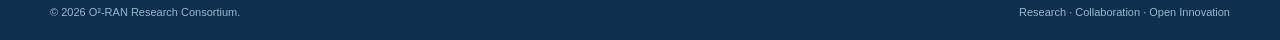
<file: contact.html>
<!doctype html><html lang="en"><head><meta charset="utf-8"/><meta name="viewport" content="width=device-width,initial-scale=1"/>
<meta name="theme-color" content="#123659"/><meta name="description" content="Contact and collaboration information for the O²-RAN academic research consortium."/><title>Contact | O²-RAN</title>
<link rel="icon" type="image/svg+xml" href="assets/favicon.svg"/><link rel="stylesheet" href="styles.css"/>
<link rel="stylesheet" href="site-pages.css"/>
<script src="script.js" defer></script></head><body><a class="skip-link" href="#main">Skip to main content</a><svg aria-hidden="true" class="svg-definitions" height="0" width="0" xmlns="http://www.w3.org/2000/svg">
<symbol id="i-arrow" viewbox="0 0 24 24"><path d="M5 12h14m-7-7 7 7-7 7"></path></symbol>
<symbol id="i-arrow-up" viewbox="0 0 24 24"><path d="M6 18 18 6M7 6h11v11"></path></symbol>
<symbol id="i-satellite" viewbox="0 0 24 24"><rect height="6" rx="1" width="6" x="9" y="9"></rect><path d="m9 9-3-3m9 9 3 3M4 4l4 4-4 4-4-4zM16 16l4 4-4 4-4-4zM13 4c3 0 7 4 7 7"></path></symbol>
<symbol id="i-network" viewbox="0 0 24 24"><rect height="6" rx="1" width="6" x="9" y="2"></rect><rect height="6" rx="1" width="6" x="2" y="16"></rect><rect height="6" rx="1" width="6" x="16" y="16"></rect><path d="M12 8v4M5 16v-3h14v3"></path></symbol>
<symbol id="i-cpu" viewbox="0 0 24 24"><rect height="14" rx="2" width="14" x="5" y="5"></rect><rect height="6" rx="1" width="6" x="9" y="9"></rect><path d="M9 1v4m6-4v4M9 19v4m6-4v4M1 9h4m-4 6h4m14-6h4m-4 6h4"></path></symbol>
<symbol id="i-radio" viewbox="0 0 24 24"><path d="M12 21v-9m-6 9h12L12 9 6 21Zm-1.5-14a10 10 0 0 1 15 0M7 10a6 6 0 0 1 10 0"></path></symbol>
<symbol id="i-layers" viewbox="0 0 24 24"><path d="m12 2 10 6-10 6L2 8l10-6Zm-10 11 10 6 10-6M2 18l10 6 10-6"></path></symbol>
<symbol id="i-calendar" viewbox="0 0 24 24"><rect height="16" rx="2" width="18" x="3" y="5"></rect><path d="M7 2v6M17 2v6M3 10h18"></path></symbol>
<symbol id="i-location" viewbox="0 0 24 24"><path d="M20 10c0 6-8 12-8 12S4 16 4 10a8 8 0 1 1 16 0Z"></path><circle cx="12" cy="10" r="2.5"></circle></symbol>
<symbol id="i-file" viewbox="0 0 24 24"><path d="M6 2h8l5 5v15H6a2 2 0 0 1-2-2V4a2 2 0 0 1 2-2Zm8 0v6h5M8 13h8M8 17h8"></path></symbol>
<symbol id="i-globe" viewbox="0 0 24 24"><circle cx="12" cy="12" r="10"></circle><path d="M2 12h20M12 2a15 15 0 0 1 0 20 15 15 0 0 1 0-20"></path></symbol>
</svg>
<div class="utility-bar"><div class="container utility-inner"><span><span class="utility-dot"></span> NSF VINES Research Project</span><span class="utility-right">Open &amp; Integrated Networks <span aria-hidden="true">·</span> Edge Computing <span aria-hidden="true">·</span> Non-Terrestrial Networks</span></div></div>
<header class="site-header" id="top"><div class="container header-inner">
  <a class="brand" href="index.html" aria-label="O squared RAN home"><span class="brand-emblem" aria-hidden="true"><svg class="icon"><use href="#i-satellite"/></svg></span><span class="brand-copy"><strong>O<sup>2</sup>-RAN</strong><span>Orbital Open RAN</span></span></a>
  <button class="mobile-menu-toggle" type="button" aria-expanded="false" aria-controls="site-navigation" aria-label="Open navigation menu"><span></span><span></span><span></span></button>
  <nav class="site-nav" id="site-navigation" aria-label="Main navigation"><a class="nav-link"  href="index.html">Home</a><a class="nav-link"  href="about.html">About</a><a class="nav-link"  href="research.html">Research</a><a class="nav-link"  href="use-cases.html">Use Cases</a><a class="nav-link"  href="team.html">Team &amp; Partners</a><a class="nav-link"  href="demonstrations.html">Demonstrations</a><a class="nav-link"  href="publications.html">Publications</a><a class="nav-link active" aria-current="page" href="contact.html">Contact</a></nav>
</div></header><main id="main"><section class="page-hero"><div class="container"><p class="breadcrumb"><a href="index.html">Home</a><span aria-hidden="true"> / </span>Contact</p><span class="section-kicker">07 / CONTACT</span><h1>Contact</h1><p>Collaboration and research inquiries.</p></div></section><section class="section section-anchor contact-section" id="contact">
<div class="container contact-grid">
<div><span class="section-kicker">07 / CONNECT</span><h2>Contact &amp; Collaboration</h2><p>O²-RAN brings together researchers and technology partners working on resilient and intelligent non-terrestrial networks. We welcome interest in scientific exchange, testbed interoperability and research collaboration.</p></div>
<aside class="contact-card"><h3>Project Inquiries</h3><p><strong>Farshad Firouzi</strong><br/>Project Lead &amp; Principal Investigator<br/>Johns Hopkins University</p><p>Email: <a href="mailto:farshad.firouzi@jhu.edu">farshad.firouzi@jhu.edu</a></p><div class="contact-foot"><svg class="icon"><use href="#i-location"></use></svg> Multi-institutional research consortium</div></aside>
</div>
</section><section class="section section-soft"><div class="container"><div class="section-heading"><div><span class="section-kicker">PROJECT INFORMATION</span><h2>Connect with the research consortium</h2></div></div><div class="prose wide-prose"><p>The project is a multi-institutional research collaboration spanning space–air–ground networks, Open RAN, edge AI and experimental systems. For project inquiries and collaboration opportunities, please contact Farshad Firouzi at <a href="mailto:farshad.firouzi@jhu.edu">farshad.firouzi@jhu.edu</a>.</p><p>For information on the research teams and organizations, see <a href="team.html">Team &amp; Partners</a>. To explore planned experimental milestones, see <a href="demonstrations.html">Demonstrations</a>.</p></div></div></section></main><footer class="footer"><div class="container footer-grid">
<div><a href="index.html" class="footer-brand">O<sup>2</sup>-RAN</a><p>Orbital Open RAN for Non-Terrestrial Networks and Space-Based Edge Computing.</p><span class="footer-funding">NSF VINES Research Project</span></div>
<div><h3>Explore</h3><div class="footer-links"><a href="about.html">About</a><a href="research.html">Research</a><a href="use-cases.html">Use Cases</a><a href="team.html">Team & Partners</a><a href="demonstrations.html">Demonstrations</a><a href="publications.html">Publications</a><a href="contact.html">Contact</a></div></div>
<div><h3>Project Information</h3><p>Final NSF award number and official funding acknowledgment will be added following confirmation. Project inquiries: <a href="mailto:farshad.firouzi@jhu.edu">farshad.firouzi@jhu.edu</a>.</p><p class="footer-small">Demonstration schedules and anticipated results are plans, not statements of achieved performance.</p></div>
</div><div class="container footer-bottom"><span>© <span id="copyright-year">2026</span> O²-RAN Research Consortium.</span><span>Research · Collaboration · Open Innovation</span></div></footer></body></html>
</file>
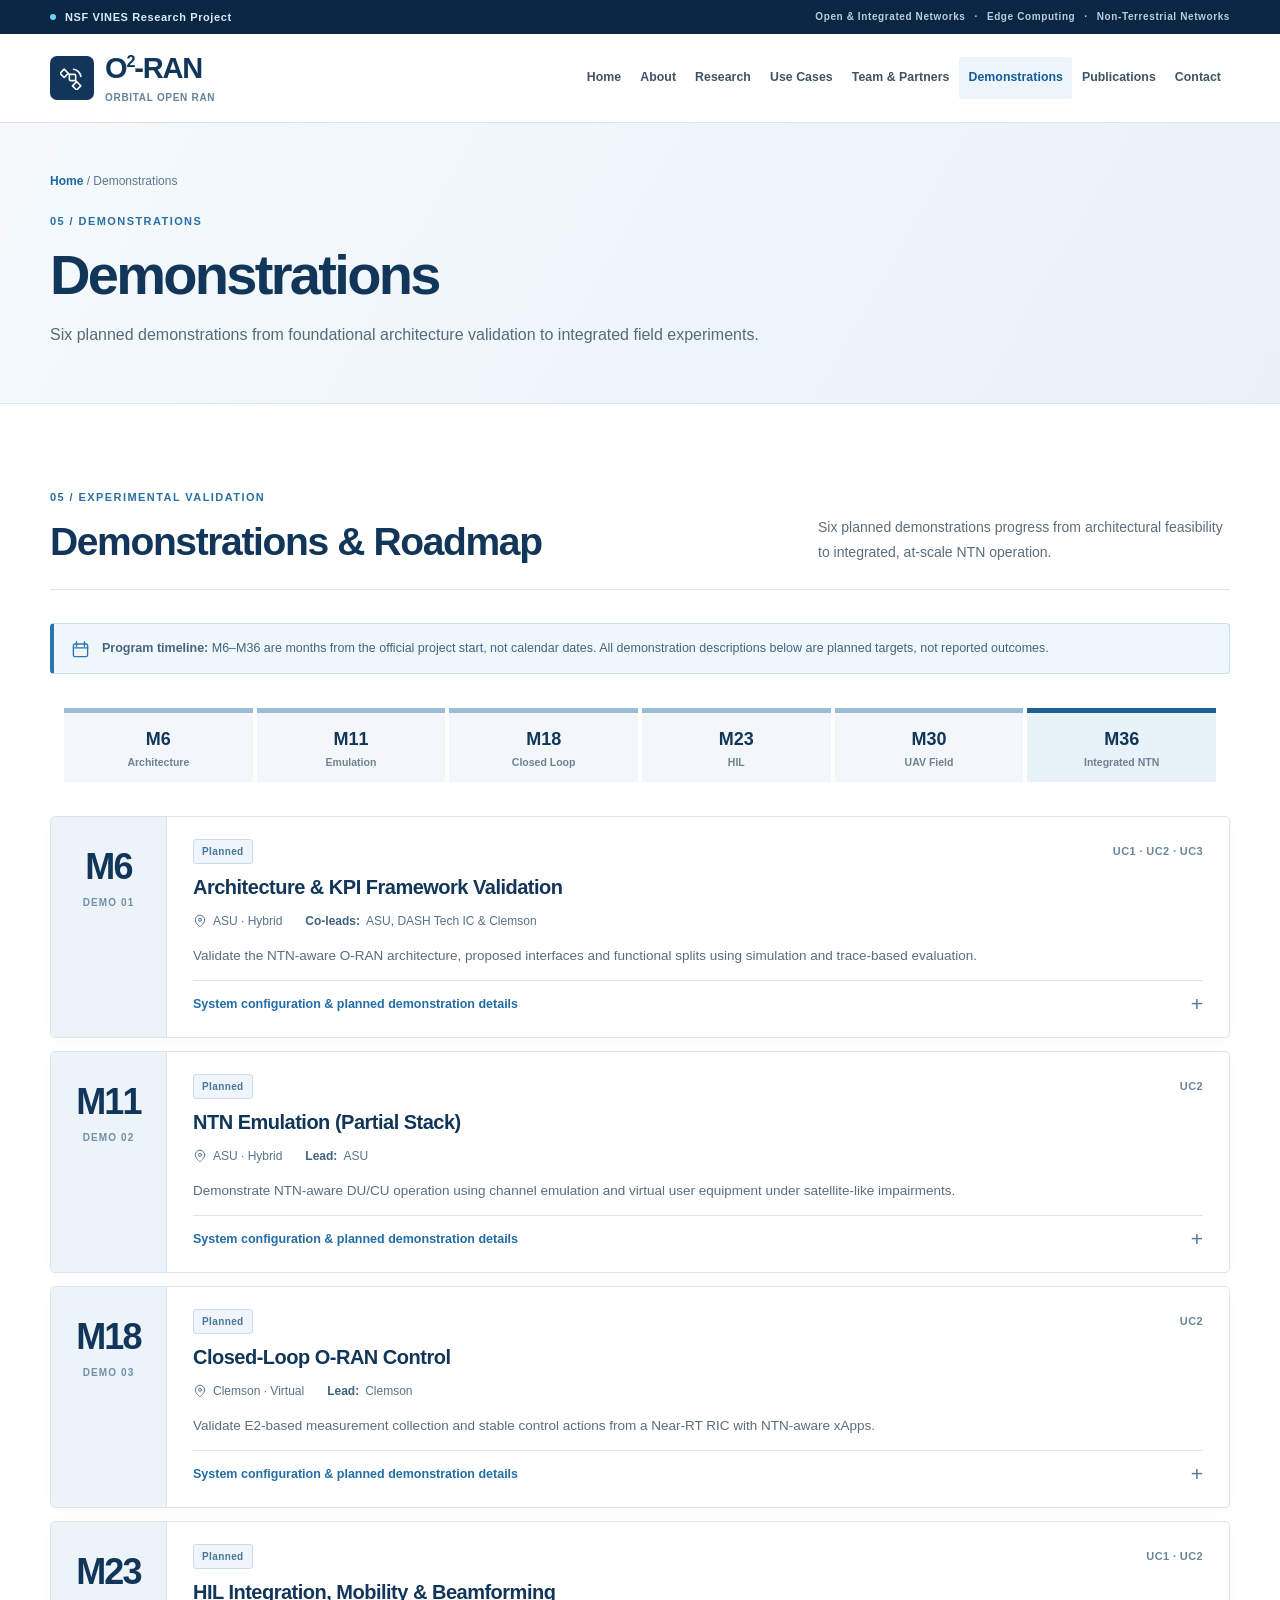
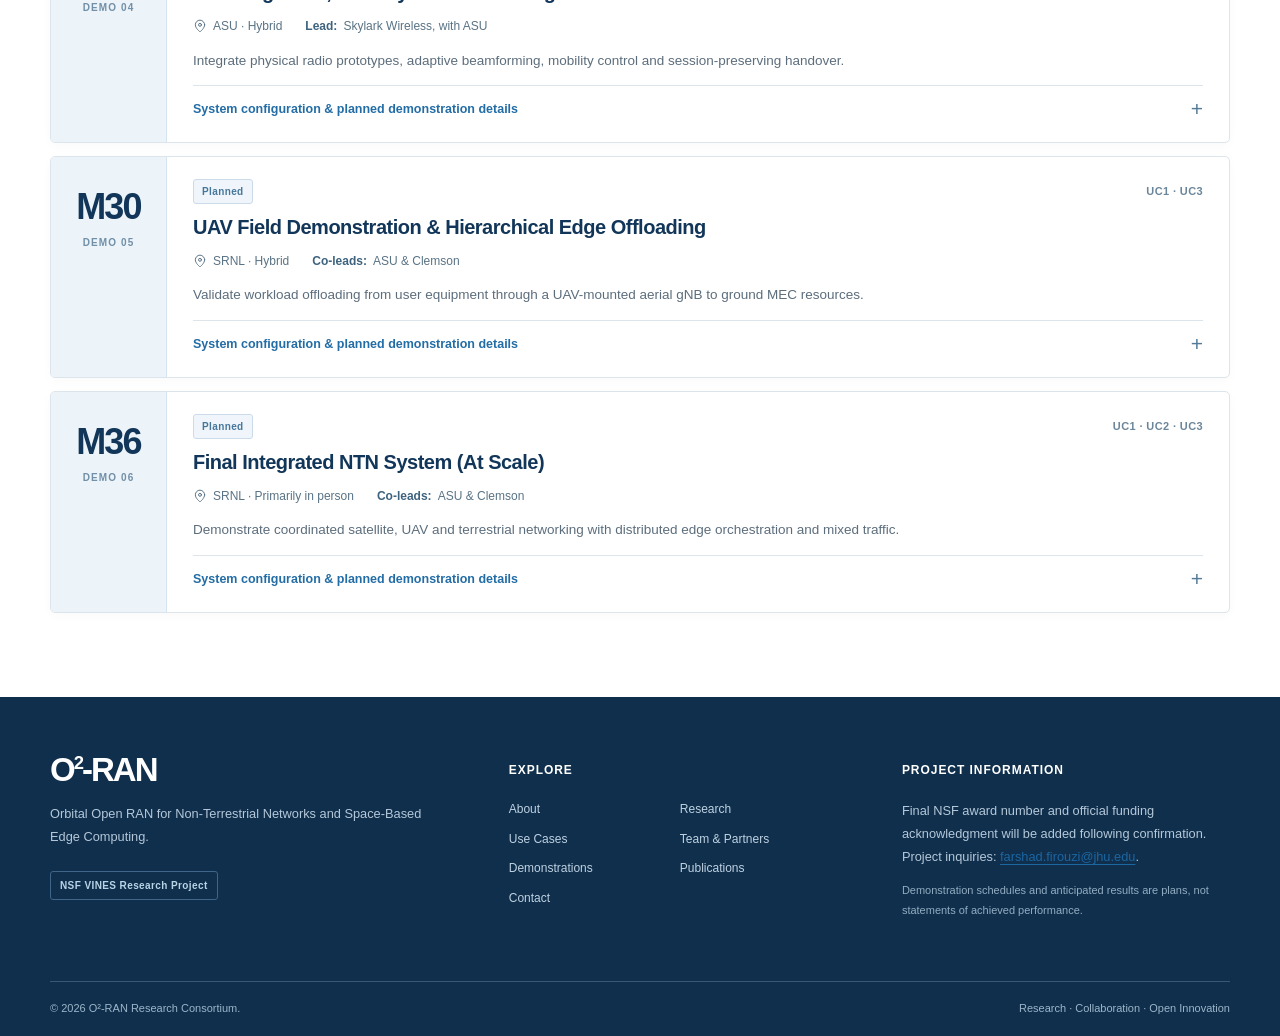
<file: demonstrations.html>
<!doctype html><html lang="en"><head><meta charset="utf-8"/><meta name="viewport" content="width=device-width,initial-scale=1"/>
<meta name="theme-color" content="#123659"/><meta name="description" content="Six planned O²-RAN demonstrations, from M6 architecture validation to M36 integrated NTN system."/><title>Demonstrations &amp; Roadmap | O²-RAN</title>
<link rel="icon" type="image/svg+xml" href="assets/favicon.svg"/><link rel="stylesheet" href="styles.css"/>
<link rel="stylesheet" href="site-pages.css"/>
<script src="script.js" defer></script></head><body><a class="skip-link" href="#main">Skip to main content</a><svg aria-hidden="true" class="svg-definitions" height="0" width="0" xmlns="http://www.w3.org/2000/svg">
<symbol id="i-arrow" viewbox="0 0 24 24"><path d="M5 12h14m-7-7 7 7-7 7"></path></symbol>
<symbol id="i-arrow-up" viewbox="0 0 24 24"><path d="M6 18 18 6M7 6h11v11"></path></symbol>
<symbol id="i-satellite" viewbox="0 0 24 24"><rect height="6" rx="1" width="6" x="9" y="9"></rect><path d="m9 9-3-3m9 9 3 3M4 4l4 4-4 4-4-4zM16 16l4 4-4 4-4-4zM13 4c3 0 7 4 7 7"></path></symbol>
<symbol id="i-network" viewbox="0 0 24 24"><rect height="6" rx="1" width="6" x="9" y="2"></rect><rect height="6" rx="1" width="6" x="2" y="16"></rect><rect height="6" rx="1" width="6" x="16" y="16"></rect><path d="M12 8v4M5 16v-3h14v3"></path></symbol>
<symbol id="i-cpu" viewbox="0 0 24 24"><rect height="14" rx="2" width="14" x="5" y="5"></rect><rect height="6" rx="1" width="6" x="9" y="9"></rect><path d="M9 1v4m6-4v4M9 19v4m6-4v4M1 9h4m-4 6h4m14-6h4m-4 6h4"></path></symbol>
<symbol id="i-radio" viewbox="0 0 24 24"><path d="M12 21v-9m-6 9h12L12 9 6 21Zm-1.5-14a10 10 0 0 1 15 0M7 10a6 6 0 0 1 10 0"></path></symbol>
<symbol id="i-layers" viewbox="0 0 24 24"><path d="m12 2 10 6-10 6L2 8l10-6Zm-10 11 10 6 10-6M2 18l10 6 10-6"></path></symbol>
<symbol id="i-calendar" viewbox="0 0 24 24"><rect height="16" rx="2" width="18" x="3" y="5"></rect><path d="M7 2v6M17 2v6M3 10h18"></path></symbol>
<symbol id="i-location" viewbox="0 0 24 24"><path d="M20 10c0 6-8 12-8 12S4 16 4 10a8 8 0 1 1 16 0Z"></path><circle cx="12" cy="10" r="2.5"></circle></symbol>
<symbol id="i-file" viewbox="0 0 24 24"><path d="M6 2h8l5 5v15H6a2 2 0 0 1-2-2V4a2 2 0 0 1 2-2Zm8 0v6h5M8 13h8M8 17h8"></path></symbol>
<symbol id="i-globe" viewbox="0 0 24 24"><circle cx="12" cy="12" r="10"></circle><path d="M2 12h20M12 2a15 15 0 0 1 0 20 15 15 0 0 1 0-20"></path></symbol>
</svg>
<div class="utility-bar"><div class="container utility-inner"><span><span class="utility-dot"></span> NSF VINES Research Project</span><span class="utility-right">Open &amp; Integrated Networks <span aria-hidden="true">·</span> Edge Computing <span aria-hidden="true">·</span> Non-Terrestrial Networks</span></div></div>
<header class="site-header" id="top"><div class="container header-inner">
  <a class="brand" href="index.html" aria-label="O squared RAN home"><span class="brand-emblem" aria-hidden="true"><svg class="icon"><use href="#i-satellite"/></svg></span><span class="brand-copy"><strong>O<sup>2</sup>-RAN</strong><span>Orbital Open RAN</span></span></a>
  <button class="mobile-menu-toggle" type="button" aria-expanded="false" aria-controls="site-navigation" aria-label="Open navigation menu"><span></span><span></span><span></span></button>
  <nav class="site-nav" id="site-navigation" aria-label="Main navigation"><a class="nav-link"  href="index.html">Home</a><a class="nav-link"  href="about.html">About</a><a class="nav-link"  href="research.html">Research</a><a class="nav-link"  href="use-cases.html">Use Cases</a><a class="nav-link"  href="team.html">Team &amp; Partners</a><a class="nav-link active" aria-current="page" href="demonstrations.html">Demonstrations</a><a class="nav-link"  href="publications.html">Publications</a><a class="nav-link"  href="contact.html">Contact</a></nav>
</div></header><main id="main"><section class="page-hero"><div class="container"><p class="breadcrumb"><a href="index.html">Home</a><span aria-hidden="true"> / </span>Demonstrations</p><span class="section-kicker">05 / DEMONSTRATIONS</span><h1>Demonstrations</h1><p>Six planned demonstrations from foundational architecture validation to integrated field experiments.</p></div></section><section class="section section-anchor" id="demonstrations">
<div class="container">
<div class="section-heading"><div><span class="section-kicker">05 / EXPERIMENTAL VALIDATION</span><h2>Demonstrations &amp; Roadmap</h2></div><p>Six planned demonstrations progress from architectural feasibility to integrated, at-scale NTN operation.</p></div>
<div class="demo-notice"><svg class="icon"><use href="#i-calendar"></use></svg><span><strong>Program timeline:</strong> M6–M36 are months from the official project start, not calendar dates. All demonstration descriptions below are planned targets, not reported outcomes.</span></div>

<div aria-label="Demonstration months" class="demo-month-track">
<div><span>M6</span><strong>Architecture</strong></div><div><span>M11</span><strong>Emulation</strong></div><div><span>M18</span><strong>Closed Loop</strong></div><div><span>M23</span><strong>HIL</strong></div><div><span>M30</span><strong>UAV Field</strong></div><div><span>M36</span><strong>Integrated NTN</strong></div>
</div>
<div class="demo-list">
<article class="demo-row" id="demo-1"><div class="demo-date"><strong>M6</strong><span>DEMO 01</span></div><div class="demo-body"><div class="demo-topline"><span class="demo-status">Planned</span><span>UC1 · UC2 · UC3</span></div><h3>Architecture &amp; KPI Framework Validation</h3><div class="demo-meta"><span><svg class="icon"><use href="#i-location"></use></svg> ASU · Hybrid</span><span><strong>Co-leads:</strong> ASU, DASH Tech IC &amp; Clemson</span></div><p>Validate the NTN-aware O-RAN architecture, proposed interfaces and functional splits using simulation and trace-based evaluation.</p><details><summary>System configuration &amp; planned demonstration details</summary><div class="details-content"><p><strong>Configuration:</strong> In-lab architecture reference covering RU/DU/CU/RIC/SMO, E2/A1/F1/O1/O2 interfaces, KPI specifications and reference O-RAN tools.</p><p><strong>Scenario:</strong> Exercise representative RTT, Doppler and mobility traces to assess cross-layer consistency, feasibility and interoperability assumptions. All project partners participate.</p></div></details></div></article>
<article class="demo-row" id="demo-2"><div class="demo-date"><strong>M11</strong><span>DEMO 02</span></div><div class="demo-body"><div class="demo-topline"><span class="demo-status">Planned</span><span>UC2</span></div><h3>NTN Emulation (Partial Stack)</h3><div class="demo-meta"><span><svg class="icon"><use href="#i-location"></use></svg> ASU · Hybrid</span><span><strong>Lead:</strong> ASU</span></div><p>Demonstrate NTN-aware DU/CU operation using channel emulation and virtual user equipment under satellite-like impairments.</p><details><summary>System configuration &amp; planned demonstration details</summary><div class="details-content"><p><strong>Configuration:</strong> In-lab partial DU/CU O-RAN stack, NTN channel emulator and virtual UEs.</p><p><strong>Scenario:</strong> Emulate RTT of 20–40 ms and Doppler up to ±40 kHz; evaluate functional-split feasibility, baseline link adaptation and control. Participants: Clemson, DASH Tech IC, University of Michigan, UCLA and Skylark Wireless.</p></div></details></div></article>
<article class="demo-row" id="demo-3"><div class="demo-date"><strong>M18</strong><span>DEMO 03</span></div><div class="demo-body"><div class="demo-topline"><span class="demo-status">Planned</span><span>UC2</span></div><h3>Closed-Loop O-RAN Control</h3><div class="demo-meta"><span><svg class="icon"><use href="#i-location"></use></svg> Clemson · Virtual</span><span><strong>Lead:</strong> Clemson</span></div><p>Validate E2-based measurement collection and stable control actions from a Near-RT RIC with NTN-aware xApps.</p><details><summary>System configuration &amp; planned demonstration details</summary><div class="details-content"><p><strong>Configuration:</strong> End-to-end in-lab O-RAN stack with Near-RT RIC, xApps and virtual UEs.</p><p><strong>Scenario:</strong> Generate traffic and KPI changes under RTT, Doppler and channel variation; send measurements to RIC over E2 and assess closed-loop control stability and KPI improvement. Participants: ASU, Skylark, DASH, Michigan and UCLA.</p></div></details></div></article>
<article class="demo-row" id="demo-4"><div class="demo-date"><strong>M23</strong><span>DEMO 04</span></div><div class="demo-body"><div class="demo-topline"><span class="demo-status">Planned</span><span>UC1 · UC2</span></div><h3>HIL Integration, Mobility &amp; Beamforming</h3><div class="demo-meta"><span><svg class="icon"><use href="#i-location"></use></svg> ASU · Hybrid</span><span><strong>Lead:</strong> Skylark Wireless, with ASU</span></div><p>Integrate physical radio prototypes, adaptive beamforming, mobility control and session-preserving handover.</p><details><summary>System configuration &amp; planned demonstration details</summary><div class="details-content"><p><strong>Configuration:</strong> Two radio prototypes (RU-A and RU-B), DU/CU, Near-RT RIC, SDR UEs and channel emulator.</p><p><strong>Scenario:</strong> Connect via RU-A, degrade its channel, adapt beam selection and mobility settings through RIC, hand over to RU-B and assess session continuity. Participants: DASH, Clemson, Michigan and UCLA.</p></div></details></div></article>
<article class="demo-row" id="demo-5"><div class="demo-date"><strong>M30</strong><span>DEMO 05</span></div><div class="demo-body"><div class="demo-topline"><span class="demo-status">Planned</span><span>UC1 · UC3</span></div><h3>UAV Field Demonstration &amp; Hierarchical Edge Offloading</h3><div class="demo-meta"><span><svg class="icon"><use href="#i-location"></use></svg> SRNL · Hybrid</span><span><strong>Co-leads:</strong> ASU &amp; Clemson</span></div><p>Validate workload offloading from user equipment through a UAV-mounted aerial gNB to ground MEC resources.</p><details><summary>System configuration &amp; planned demonstration details</summary><div class="details-content"><p><strong>Configuration:</strong> UAV-mounted aerial gNB, ground MEC, Near-RT RIC and 5–10 UEs.</p><p><strong>Scenario:</strong> UEs produce sensing data, the UAV performs intermediate processing and forwards demanding tasks to ground MEC for AI inference; RIC xApps influence scheduling and traffic steering. All project partners participate.</p></div></details></div></article>
<article class="demo-row" id="demo-6"><div class="demo-date"><strong>M36</strong><span>DEMO 06</span></div><div class="demo-body"><div class="demo-topline"><span class="demo-status">Planned</span><span>UC1 · UC2 · UC3</span></div><h3>Final Integrated NTN System (At Scale)</h3><div class="demo-meta"><span><svg class="icon"><use href="#i-location"></use></svg> SRNL · Primarily in person</span><span><strong>Co-leads:</strong> ASU &amp; Clemson</span></div><p>Demonstrate coordinated satellite, UAV and terrestrial networking with distributed edge orchestration and mixed traffic.</p><details><summary>System configuration &amp; planned demonstration details</summary><div class="details-content"><p><strong>Configuration:</strong> Planned integrated satellite + UAV + ground environment, Near-RT RIC, MEC and 10–20 UEs.</p><p><strong>Scenario:</strong> Exercise heterogeneous data, telemetry and AI-inference workloads over multiple links; evaluate network control, task placement and end-to-end results under at-scale conditions. All project partners participate.</p></div></details></div></article>
</div>
</div>
</section></main><footer class="footer"><div class="container footer-grid">
<div><a href="index.html" class="footer-brand">O<sup>2</sup>-RAN</a><p>Orbital Open RAN for Non-Terrestrial Networks and Space-Based Edge Computing.</p><span class="footer-funding">NSF VINES Research Project</span></div>
<div><h3>Explore</h3><div class="footer-links"><a href="about.html">About</a><a href="research.html">Research</a><a href="use-cases.html">Use Cases</a><a href="team.html">Team & Partners</a><a href="demonstrations.html">Demonstrations</a><a href="publications.html">Publications</a><a href="contact.html">Contact</a></div></div>
<div><h3>Project Information</h3><p>Final NSF award number and official funding acknowledgment will be added following confirmation. Project inquiries: <a href="mailto:farshad.firouzi@jhu.edu">farshad.firouzi@jhu.edu</a>.</p><p class="footer-small">Demonstration schedules and anticipated results are plans, not statements of achieved performance.</p></div>
</div><div class="container footer-bottom"><span>© <span id="copyright-year">2026</span> O²-RAN Research Consortium.</span><span>Research · Collaboration · Open Innovation</span></div></footer></body></html>
</file>
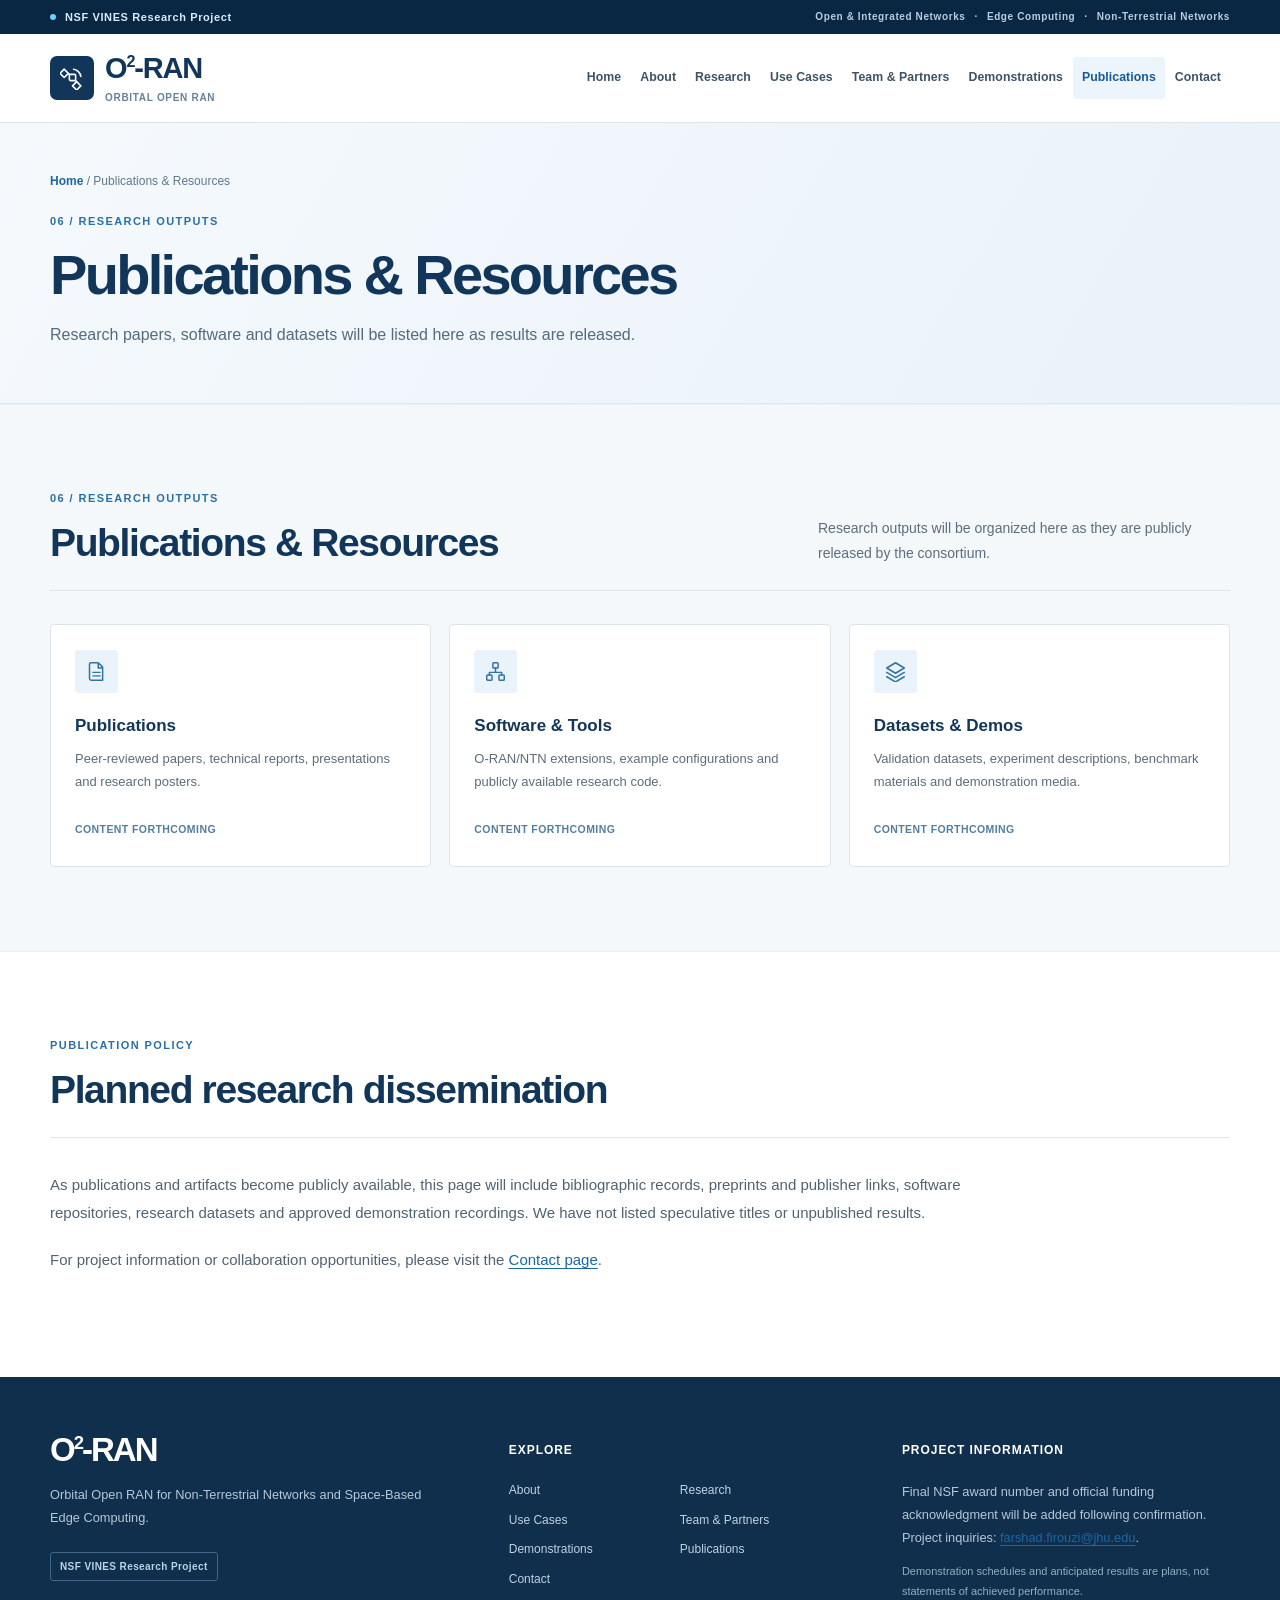
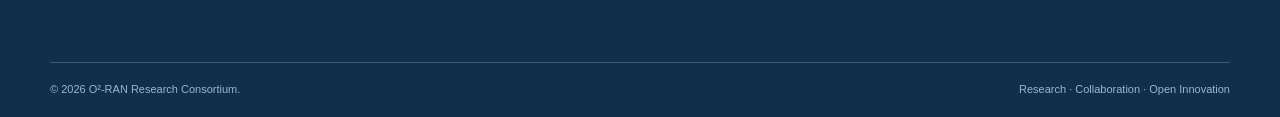
<file: publications.html>
<!doctype html><html lang="en"><head><meta charset="utf-8"/><meta name="viewport" content="width=device-width,initial-scale=1"/>
<meta name="theme-color" content="#123659"/><meta name="description" content="O²-RAN publications, research software, datasets and demonstration resources as they become available."/><title>Publications &amp; Resources | O²-RAN</title>
<link rel="icon" type="image/svg+xml" href="assets/favicon.svg"/><link rel="stylesheet" href="styles.css"/>
<link rel="stylesheet" href="site-pages.css"/>
<script src="script.js" defer></script></head><body><a class="skip-link" href="#main">Skip to main content</a><svg aria-hidden="true" class="svg-definitions" height="0" width="0" xmlns="http://www.w3.org/2000/svg">
<symbol id="i-arrow" viewbox="0 0 24 24"><path d="M5 12h14m-7-7 7 7-7 7"></path></symbol>
<symbol id="i-arrow-up" viewbox="0 0 24 24"><path d="M6 18 18 6M7 6h11v11"></path></symbol>
<symbol id="i-satellite" viewbox="0 0 24 24"><rect height="6" rx="1" width="6" x="9" y="9"></rect><path d="m9 9-3-3m9 9 3 3M4 4l4 4-4 4-4-4zM16 16l4 4-4 4-4-4zM13 4c3 0 7 4 7 7"></path></symbol>
<symbol id="i-network" viewbox="0 0 24 24"><rect height="6" rx="1" width="6" x="9" y="2"></rect><rect height="6" rx="1" width="6" x="2" y="16"></rect><rect height="6" rx="1" width="6" x="16" y="16"></rect><path d="M12 8v4M5 16v-3h14v3"></path></symbol>
<symbol id="i-cpu" viewbox="0 0 24 24"><rect height="14" rx="2" width="14" x="5" y="5"></rect><rect height="6" rx="1" width="6" x="9" y="9"></rect><path d="M9 1v4m6-4v4M9 19v4m6-4v4M1 9h4m-4 6h4m14-6h4m-4 6h4"></path></symbol>
<symbol id="i-radio" viewbox="0 0 24 24"><path d="M12 21v-9m-6 9h12L12 9 6 21Zm-1.5-14a10 10 0 0 1 15 0M7 10a6 6 0 0 1 10 0"></path></symbol>
<symbol id="i-layers" viewbox="0 0 24 24"><path d="m12 2 10 6-10 6L2 8l10-6Zm-10 11 10 6 10-6M2 18l10 6 10-6"></path></symbol>
<symbol id="i-calendar" viewbox="0 0 24 24"><rect height="16" rx="2" width="18" x="3" y="5"></rect><path d="M7 2v6M17 2v6M3 10h18"></path></symbol>
<symbol id="i-location" viewbox="0 0 24 24"><path d="M20 10c0 6-8 12-8 12S4 16 4 10a8 8 0 1 1 16 0Z"></path><circle cx="12" cy="10" r="2.5"></circle></symbol>
<symbol id="i-file" viewbox="0 0 24 24"><path d="M6 2h8l5 5v15H6a2 2 0 0 1-2-2V4a2 2 0 0 1 2-2Zm8 0v6h5M8 13h8M8 17h8"></path></symbol>
<symbol id="i-globe" viewbox="0 0 24 24"><circle cx="12" cy="12" r="10"></circle><path d="M2 12h20M12 2a15 15 0 0 1 0 20 15 15 0 0 1 0-20"></path></symbol>
</svg>
<div class="utility-bar"><div class="container utility-inner"><span><span class="utility-dot"></span> NSF VINES Research Project</span><span class="utility-right">Open &amp; Integrated Networks <span aria-hidden="true">·</span> Edge Computing <span aria-hidden="true">·</span> Non-Terrestrial Networks</span></div></div>
<header class="site-header" id="top"><div class="container header-inner">
  <a class="brand" href="index.html" aria-label="O squared RAN home"><span class="brand-emblem" aria-hidden="true"><svg class="icon"><use href="#i-satellite"/></svg></span><span class="brand-copy"><strong>O<sup>2</sup>-RAN</strong><span>Orbital Open RAN</span></span></a>
  <button class="mobile-menu-toggle" type="button" aria-expanded="false" aria-controls="site-navigation" aria-label="Open navigation menu"><span></span><span></span><span></span></button>
  <nav class="site-nav" id="site-navigation" aria-label="Main navigation"><a class="nav-link"  href="index.html">Home</a><a class="nav-link"  href="about.html">About</a><a class="nav-link"  href="research.html">Research</a><a class="nav-link"  href="use-cases.html">Use Cases</a><a class="nav-link"  href="team.html">Team &amp; Partners</a><a class="nav-link"  href="demonstrations.html">Demonstrations</a><a class="nav-link active" aria-current="page" href="publications.html">Publications</a><a class="nav-link"  href="contact.html">Contact</a></nav>
</div></header><main id="main"><section class="page-hero"><div class="container"><p class="breadcrumb"><a href="index.html">Home</a><span aria-hidden="true"> / </span>Publications &amp; Resources</p><span class="section-kicker">06 / RESEARCH OUTPUTS</span><h1>Publications &amp; Resources</h1><p>Research papers, software and datasets will be listed here as results are released.</p></div></section><section class="section section-soft section-anchor" id="publications">
<div class="container">
<div class="section-heading"><div><span class="section-kicker">06 / RESEARCH OUTPUTS</span><h2>Publications &amp; Resources</h2></div><p>Research outputs will be organized here as they are publicly released by the consortium.</p></div>
<div class="card-grid three-col outputs-grid">
<article><div class="output-icon"><svg class="icon"><use href="#i-file"></use></svg></div><h3>Publications</h3><p>Peer-reviewed papers, technical reports, presentations and research posters.</p><span class="coming-label">Content forthcoming</span></article>
<article><div class="output-icon"><svg class="icon"><use href="#i-network"></use></svg></div><h3>Software &amp; Tools</h3><p>O-RAN/NTN extensions, example configurations and publicly available research code.</p><span class="coming-label">Content forthcoming</span></article>
<article><div class="output-icon"><svg class="icon"><use href="#i-layers"></use></svg></div><h3>Datasets &amp; Demos</h3><p>Validation datasets, experiment descriptions, benchmark materials and demonstration media.</p><span class="coming-label">Content forthcoming</span></article>
</div>
</div>
</section><section class="section"><div class="container"><div class="section-heading"><div><span class="section-kicker">PUBLICATION POLICY</span><h2>Planned research dissemination</h2></div></div><div class="prose wide-prose"><p>As publications and artifacts become publicly available, this page will include bibliographic records, preprints and publisher links, software repositories, research datasets and approved demonstration recordings. We have not listed speculative titles or unpublished results.</p><p>For project information or collaboration opportunities, please visit the <a href="contact.html">Contact page</a>.</p></div></div></section></main><footer class="footer"><div class="container footer-grid">
<div><a href="index.html" class="footer-brand">O<sup>2</sup>-RAN</a><p>Orbital Open RAN for Non-Terrestrial Networks and Space-Based Edge Computing.</p><span class="footer-funding">NSF VINES Research Project</span></div>
<div><h3>Explore</h3><div class="footer-links"><a href="about.html">About</a><a href="research.html">Research</a><a href="use-cases.html">Use Cases</a><a href="team.html">Team & Partners</a><a href="demonstrations.html">Demonstrations</a><a href="publications.html">Publications</a><a href="contact.html">Contact</a></div></div>
<div><h3>Project Information</h3><p>Final NSF award number and official funding acknowledgment will be added following confirmation. Project inquiries: <a href="mailto:farshad.firouzi@jhu.edu">farshad.firouzi@jhu.edu</a>.</p><p class="footer-small">Demonstration schedules and anticipated results are plans, not statements of achieved performance.</p></div>
</div><div class="container footer-bottom"><span>© <span id="copyright-year">2026</span> O²-RAN Research Consortium.</span><span>Research · Collaboration · Open Innovation</span></div></footer></body></html>
</file>
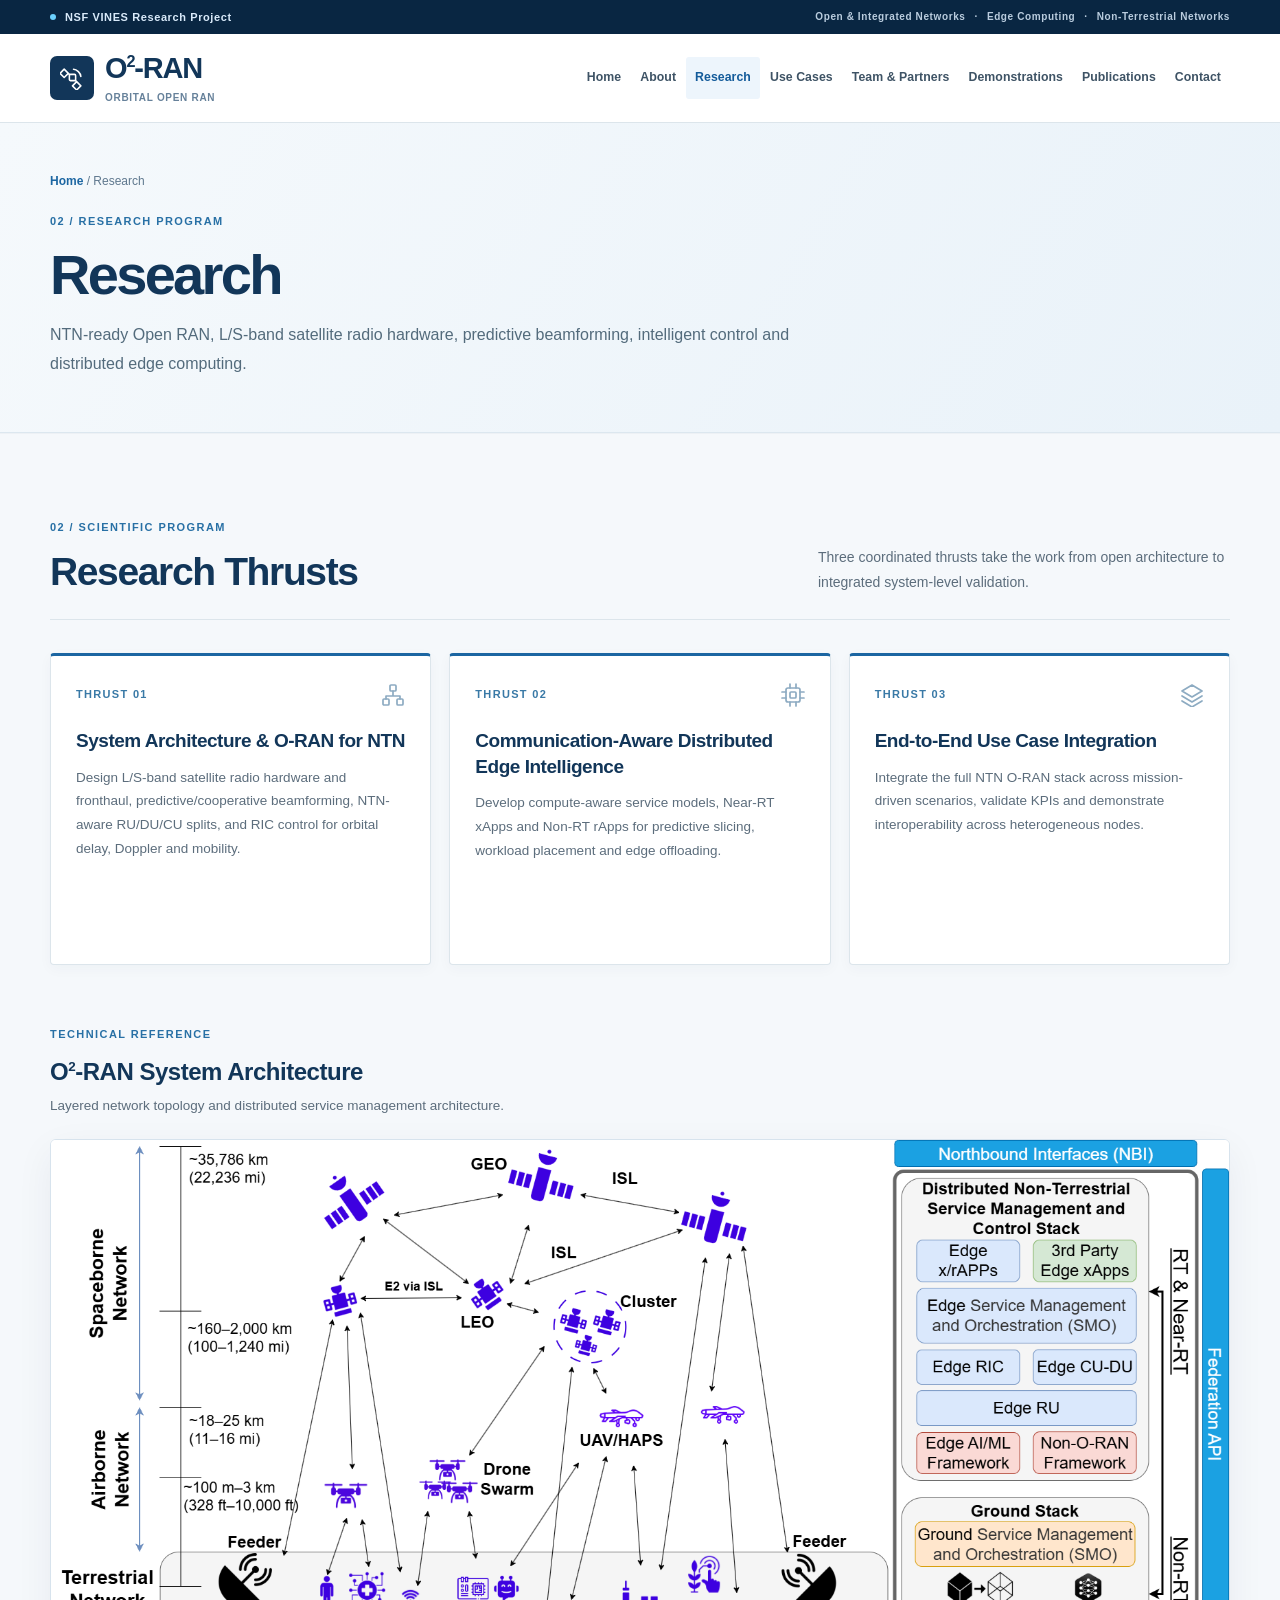
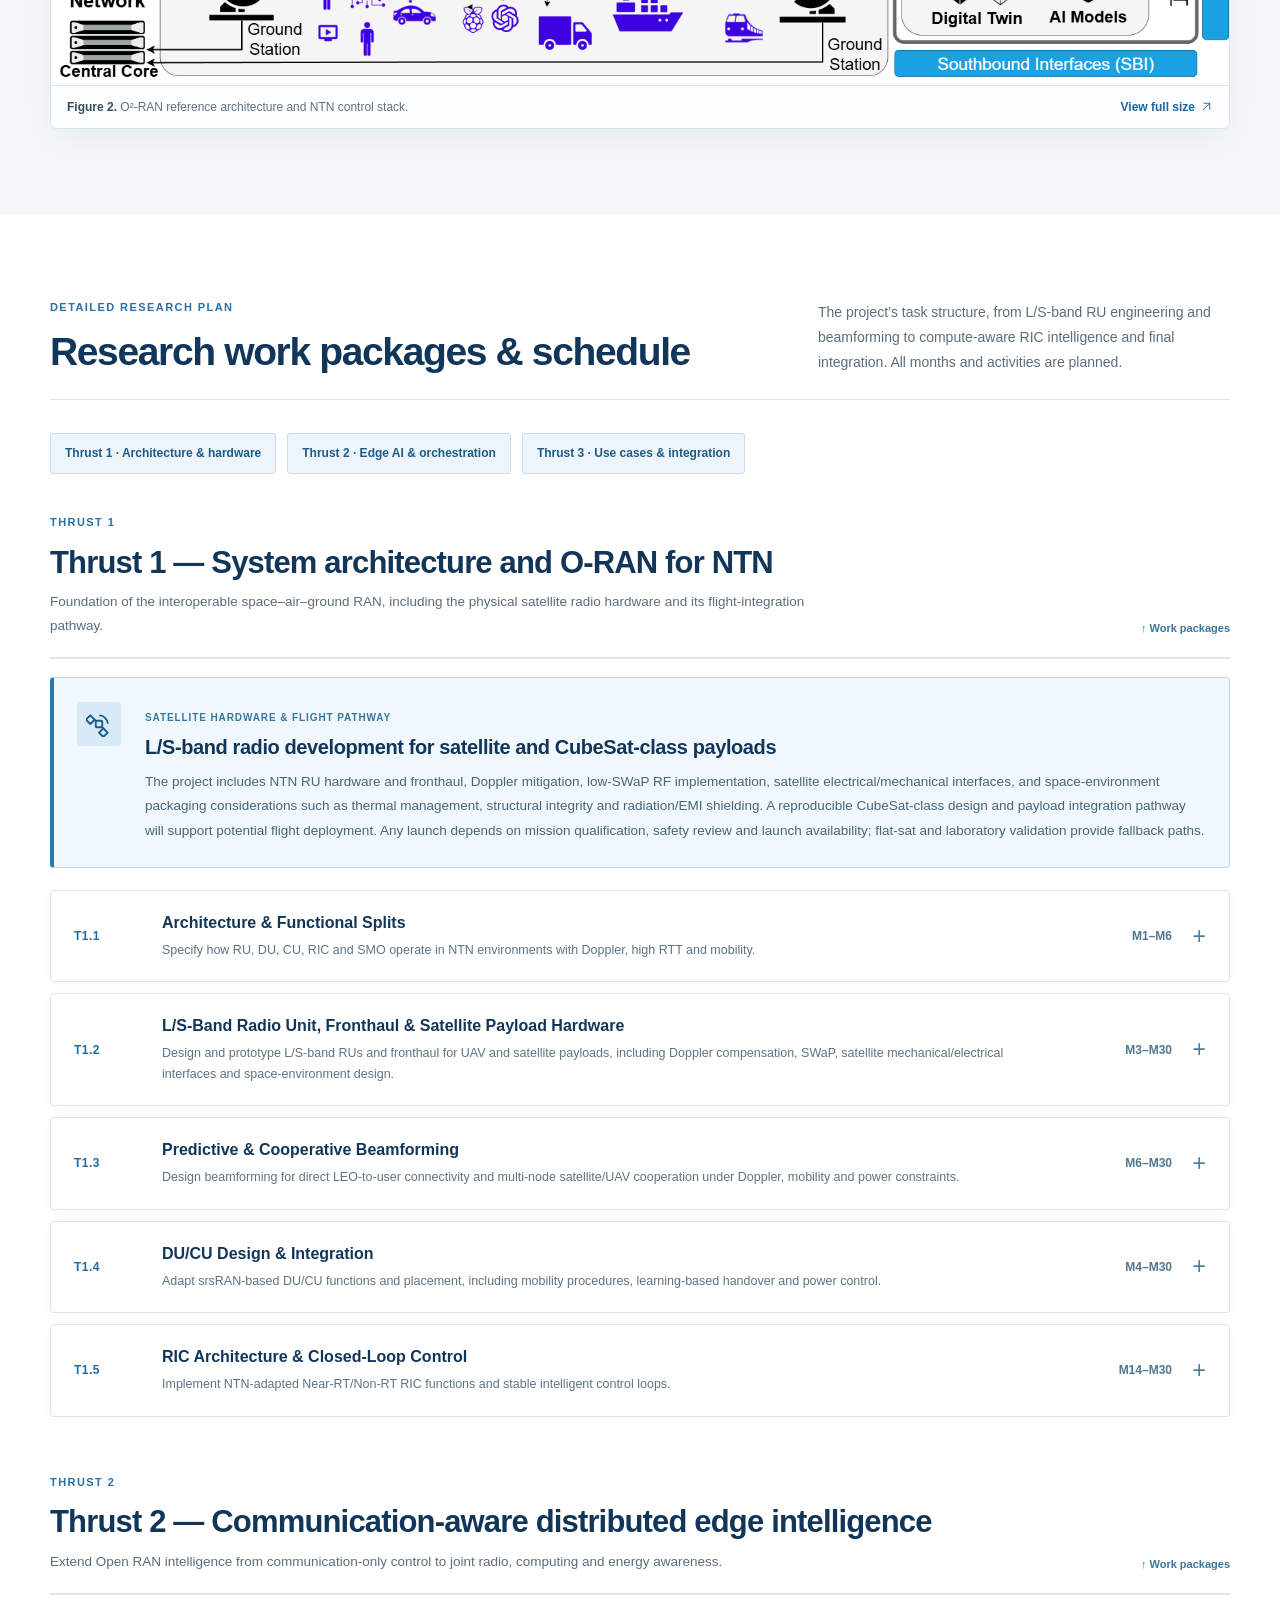
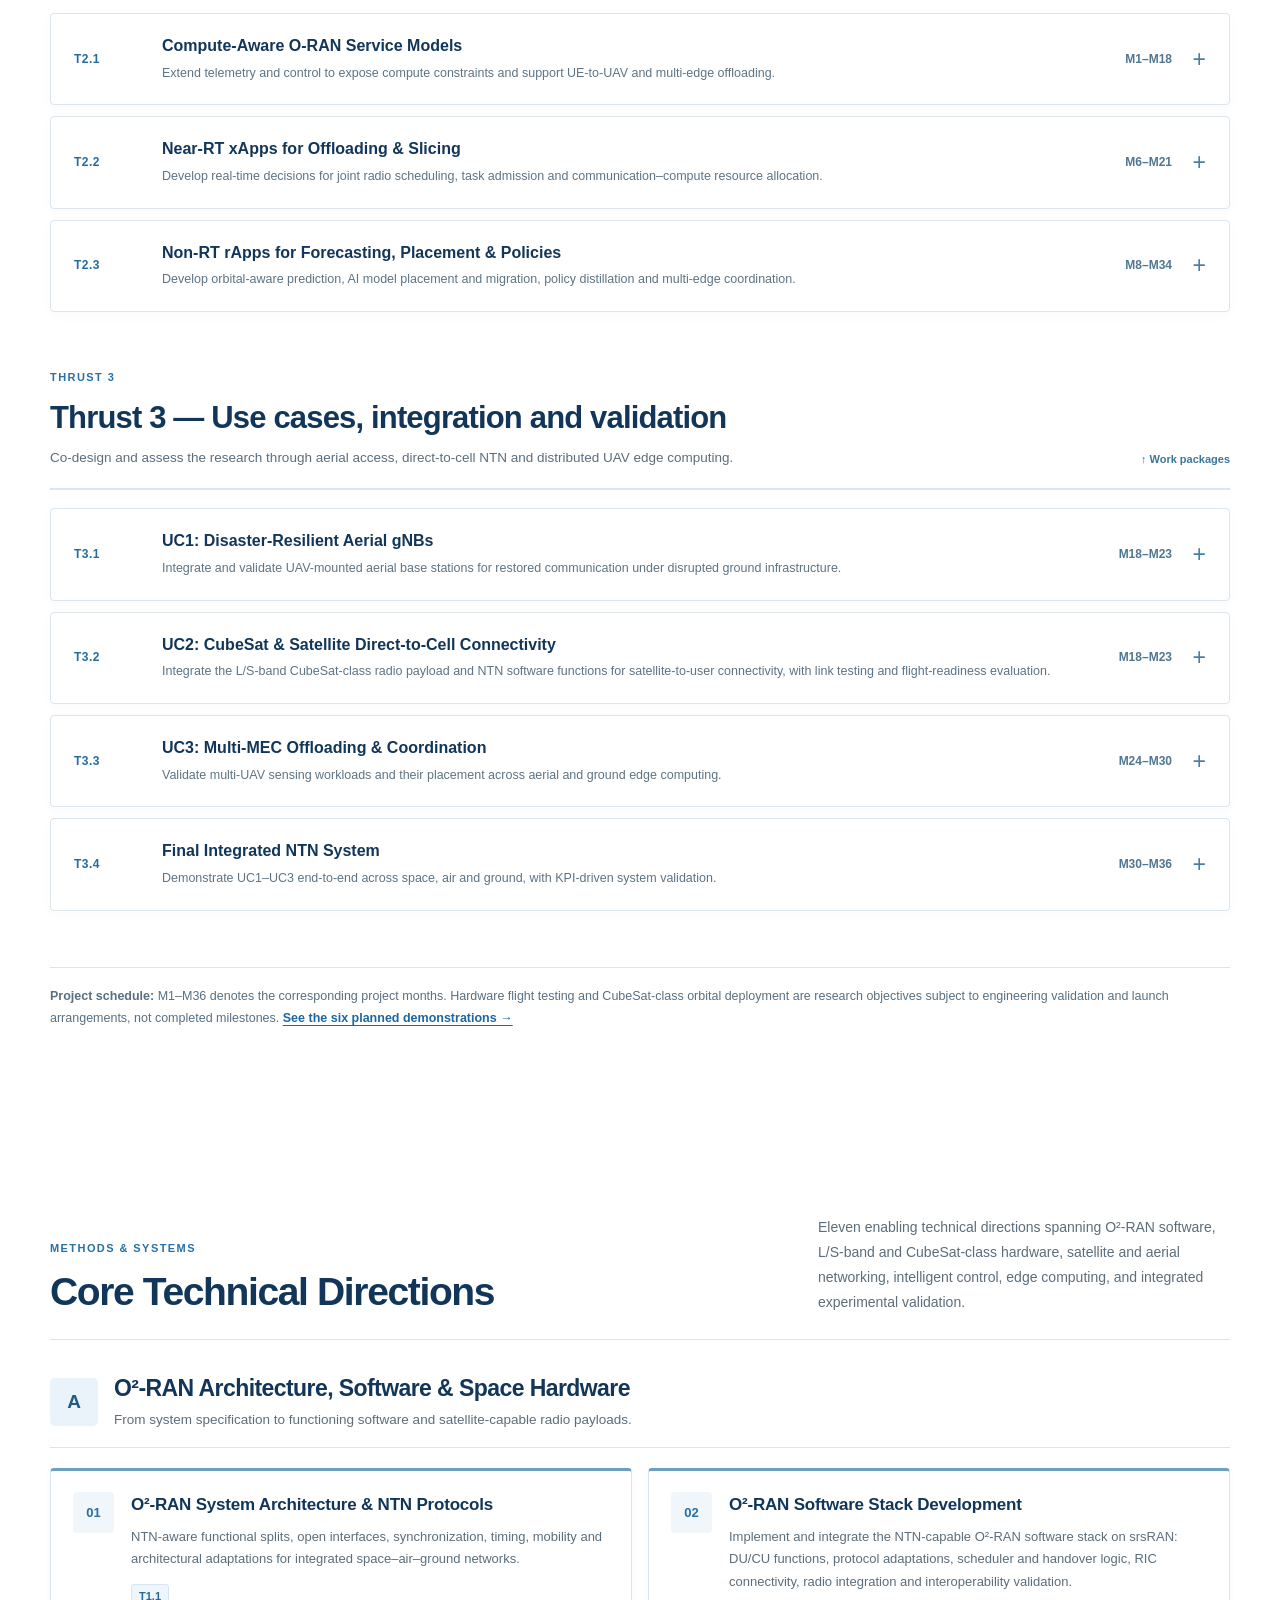
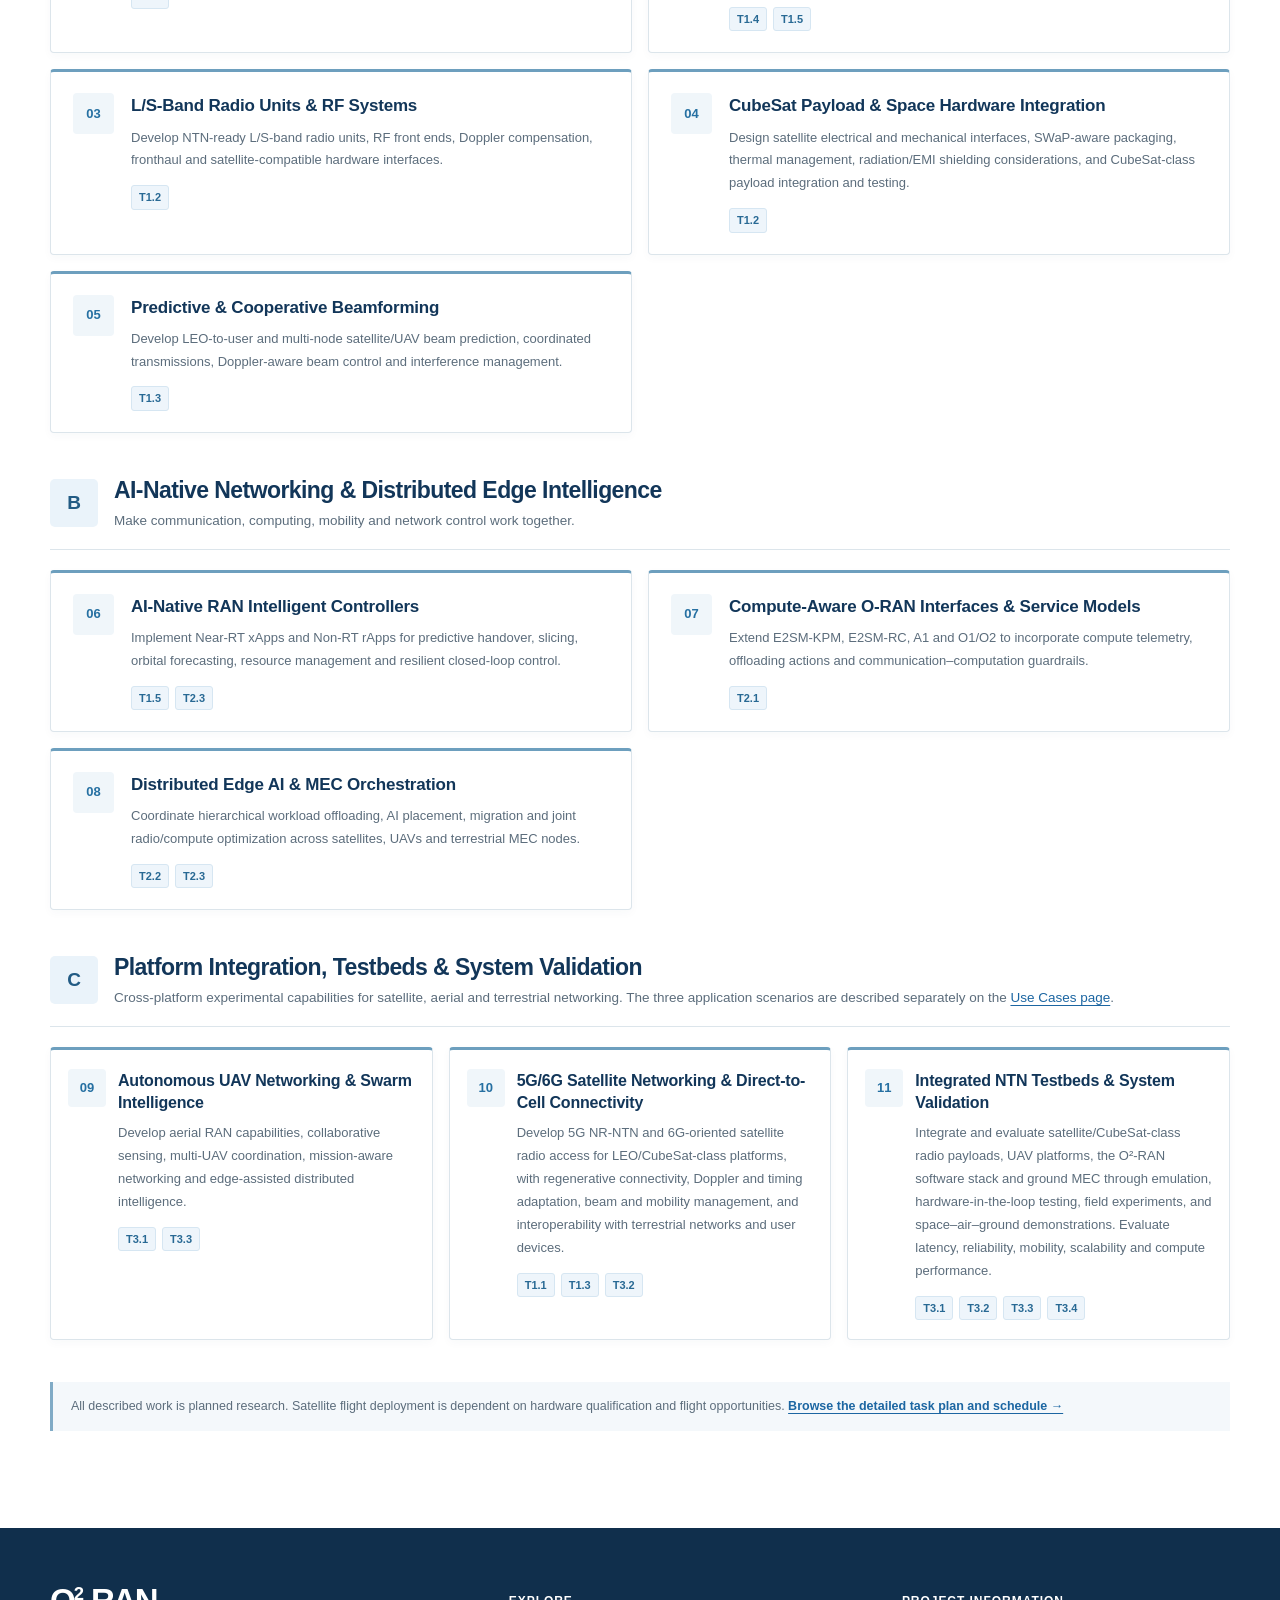
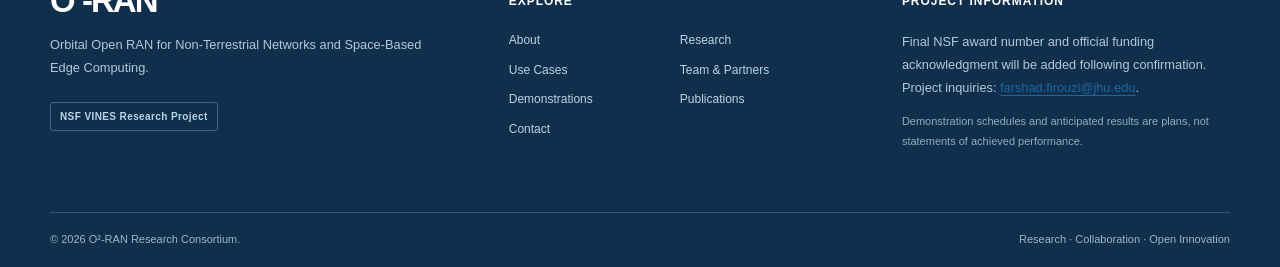
<file: research.html>
<!DOCTYPE html>
<html lang="en"><head><meta charset="utf-8"/><meta content="width=device-width,initial-scale=1" name="viewport"/>
<meta content="#123659" name="theme-color"/><meta content="Three O²-RAN research thrusts and the technical reference architecture for space–air–ground networks." name="description"/><title>Research &amp; System Architecture | O²-RAN</title>
<link href="assets/favicon.svg" rel="icon" type="image/svg+xml"/><link href="styles.css" rel="stylesheet"/>
<link href="site-pages.css" rel="stylesheet"/>
<script defer="" src="script.js"></script></head><body><a class="skip-link" href="#main">Skip to main content</a><svg aria-hidden="true" class="svg-definitions" height="0" width="0" xmlns="http://www.w3.org/2000/svg">
<symbol id="i-arrow" viewbox="0 0 24 24"><path d="M5 12h14m-7-7 7 7-7 7"></path></symbol>
<symbol id="i-arrow-up" viewbox="0 0 24 24"><path d="M6 18 18 6M7 6h11v11"></path></symbol>
<symbol id="i-satellite" viewbox="0 0 24 24"><rect height="6" rx="1" width="6" x="9" y="9"></rect><path d="m9 9-3-3m9 9 3 3M4 4l4 4-4 4-4-4zM16 16l4 4-4 4-4-4zM13 4c3 0 7 4 7 7"></path></symbol>
<symbol id="i-network" viewbox="0 0 24 24"><rect height="6" rx="1" width="6" x="9" y="2"></rect><rect height="6" rx="1" width="6" x="2" y="16"></rect><rect height="6" rx="1" width="6" x="16" y="16"></rect><path d="M12 8v4M5 16v-3h14v3"></path></symbol>
<symbol id="i-cpu" viewbox="0 0 24 24"><rect height="14" rx="2" width="14" x="5" y="5"></rect><rect height="6" rx="1" width="6" x="9" y="9"></rect><path d="M9 1v4m6-4v4M9 19v4m6-4v4M1 9h4m-4 6h4m14-6h4m-4 6h4"></path></symbol>
<symbol id="i-radio" viewbox="0 0 24 24"><path d="M12 21v-9m-6 9h12L12 9 6 21Zm-1.5-14a10 10 0 0 1 15 0M7 10a6 6 0 0 1 10 0"></path></symbol>
<symbol id="i-layers" viewbox="0 0 24 24"><path d="m12 2 10 6-10 6L2 8l10-6Zm-10 11 10 6 10-6M2 18l10 6 10-6"></path></symbol>
<symbol id="i-calendar" viewbox="0 0 24 24"><rect height="16" rx="2" width="18" x="3" y="5"></rect><path d="M7 2v6M17 2v6M3 10h18"></path></symbol>
<symbol id="i-location" viewbox="0 0 24 24"><path d="M20 10c0 6-8 12-8 12S4 16 4 10a8 8 0 1 1 16 0Z"></path><circle cx="12" cy="10" r="2.5"></circle></symbol>
<symbol id="i-file" viewbox="0 0 24 24"><path d="M6 2h8l5 5v15H6a2 2 0 0 1-2-2V4a2 2 0 0 1 2-2Zm8 0v6h5M8 13h8M8 17h8"></path></symbol>
<symbol id="i-globe" viewbox="0 0 24 24"><circle cx="12" cy="12" r="10"></circle><path d="M2 12h20M12 2a15 15 0 0 1 0 20 15 15 0 0 1 0-20"></path></symbol>
</svg>
<div class="utility-bar"><div class="container utility-inner"><span><span class="utility-dot"></span> NSF VINES Research Project</span><span class="utility-right">Open &amp; Integrated Networks <span aria-hidden="true">·</span> Edge Computing <span aria-hidden="true">·</span> Non-Terrestrial Networks</span></div></div>
<header class="site-header" id="top"><div class="container header-inner">
<a aria-label="O squared RAN home" class="brand" href="index.html"><span aria-hidden="true" class="brand-emblem"><svg class="icon"><use href="#i-satellite"></use></svg></span><span class="brand-copy"><strong>O<sup>2</sup>-RAN</strong><span>Orbital Open RAN</span></span></a>
<button aria-controls="site-navigation" aria-expanded="false" aria-label="Open navigation menu" class="mobile-menu-toggle" type="button"><span></span><span></span><span></span></button>
<nav aria-label="Main navigation" class="site-nav" id="site-navigation"><a class="nav-link" href="index.html">Home</a><a class="nav-link" href="about.html">About</a><a aria-current="page" class="nav-link active" href="research.html">Research</a><a class="nav-link" href="use-cases.html">Use Cases</a><a class="nav-link" href="team.html">Team &amp; Partners</a><a class="nav-link" href="demonstrations.html">Demonstrations</a><a class="nav-link" href="publications.html">Publications</a><a class="nav-link" href="contact.html">Contact</a></nav>
</div></header><main id="main"><section class="page-hero"><div class="container"><p class="breadcrumb"><a href="index.html">Home</a><span aria-hidden="true"> / </span>Research</p><span class="section-kicker">02 / RESEARCH PROGRAM</span><h1>Research</h1><p>NTN-ready Open RAN, L/S-band satellite radio hardware, predictive beamforming, intelligent control and distributed edge computing.</p></div></section><section class="section section-soft section-anchor" id="research">
<div class="container">
<div class="section-heading"><div><span class="section-kicker">02 / SCIENTIFIC PROGRAM</span><h2>Research Thrusts</h2></div><p>Three coordinated thrusts take the work from open architecture to integrated system-level validation.</p></div>
<div class="card-grid three-col">
<article class="research-card" id="thrust-1"><div class="card-overline">THRUST 01 <svg class="icon"><use href="#i-network"></use></svg></div><h3>System Architecture &amp; O-RAN for NTN</h3><p>Design L/S-band satellite radio hardware and fronthaul, predictive/cooperative beamforming, NTN-aware RU/DU/CU splits, and RIC control for orbital delay, Doppler and mobility.</p></article>
<article class="research-card" id="thrust-2"><div class="card-overline">THRUST 02 <svg class="icon"><use href="#i-cpu"></use></svg></div><h3>Communication-Aware Distributed Edge Intelligence</h3><p>Develop compute-aware service models, Near-RT xApps and Non-RT rApps for predictive slicing, workload placement and edge offloading.</p></article>
<article class="research-card" id="thrust-3"><div class="card-overline">THRUST 03 <svg class="icon"><use href="#i-layers"></use></svg></div><h3>End-to-End Use Case Integration</h3><p>Integrate the full NTN O-RAN stack across mission-driven scenarios, validate KPIs and demonstrate interoperability across heterogeneous nodes.</p></article>
</div>
<div class="subsection-heading"><div><span class="section-kicker">TECHNICAL REFERENCE</span><h3>O<sup>2</sup>-RAN System Architecture</h3><p>Layered network topology and distributed service management architecture.</p></div></div>
<figure class="architecture-figure">
<a aria-label="Open O squared RAN detailed reference architecture in a new tab" href="assets/o2ran-reference-architecture.png" rel="noopener" target="_blank"><img alt="Detailed O²-RAN reference architecture showing GEO and LEO spaceborne networks, UAV/HAPS systems, ground infrastructure, and distributed service management stack with xApps, rApps, RIC, RU, CU-DU, edge AI and SMO." src="assets/o2ran-reference-architecture.png"/></a>
<figcaption><span><strong>Figure 2.</strong> O²-RAN reference architecture and NTN control stack.</span><a href="assets/o2ran-reference-architecture.png" rel="noopener" target="_blank">View full size <svg class="icon"><use href="#i-arrow-up"></use></svg></a></figcaption>
</figure>
</div>
</section><section aria-labelledby="workpackage-heading" class="section" id="research-work-packages"><div class="container">
<div class="section-heading"><div><span class="section-kicker">DETAILED RESEARCH PLAN</span><h2 id="workpackage-heading">Research work packages &amp; schedule</h2></div><p>The project’s task structure, from L/S-band RU engineering and beamforming to compute-aware RIC intelligence and final integration. All months and activities are planned.</p></div>
<nav aria-label="Research work package sections" class="work-package-jumps"><a href="#thrust1">Thrust 1 · Architecture &amp; hardware</a><a href="#thrust2">Thrust 2 · Edge AI &amp; orchestration</a><a href="#thrust3">Thrust 3 · Use cases &amp; integration</a></nav>
<section class="research-package-group" id="thrust1"><div class="research-package-header"><div><span class="section-kicker">THRUST 1</span><h3>Thrust 1 — System architecture and O-RAN for NTN</h3><p>Foundation of the interoperable space–air–ground RAN, including the physical satellite radio hardware and its flight-integration pathway.</p></div><a class="group-top-link" href="#research-work-packages">↑ Work packages</a></div><aside aria-label="L/S-band and CubeSat research highlight" class="satellite-hardware-note">
<div aria-hidden="true" class="hardware-icon"><svg class="icon"><use href="#i-satellite"></use></svg></div>
<div><span class="research-eyebrow">SATELLITE HARDWARE &amp; FLIGHT PATHWAY</span><h4>L/S-band radio development for satellite and CubeSat-class payloads</h4>
<p>The project includes NTN RU hardware and fronthaul, Doppler mitigation, low-SWaP RF implementation, satellite electrical/mechanical interfaces, and space-environment packaging considerations such as thermal management, structural integrity and radiation/EMI shielding. A reproducible CubeSat-class design and payload integration pathway will support potential flight deployment. Any launch depends on mission qualification, safety review and launch availability; flat-sat and laboratory validation provide fallback paths.</p></div>
</aside><div class="task-list"><details class="task-card" id="task-t1-1">
<summary><span class="task-num">T1.1</span><span class="task-main"><strong>Architecture &amp; Functional Splits</strong><span>Specify how RU, DU, CU, RIC and SMO operate in NTN environments with Doppler, high RTT and mobility.</span></span><span class="task-month">M1–M6</span><span aria-hidden="true" class="task-toggle">+</span></summary>
<div class="task-details"><p class="task-detail-heading">Planned subtasks</p><ol class="subtask-list"><li><span class="subtask-id">T1.1.1</span><span class="subtask-time">M1–M2</span><span>O²-RAN architecture, functions and NTN-aware split definitions.</span></li><li><span class="subtask-id">T1.1.2</span><span class="subtask-time">M2–M4</span><span>F1, E2, A1, O1 and O2 interface adaptations and interoperability considerations.</span></li><li><span class="subtask-id">T1.1.3</span><span class="subtask-time">M3–M5</span><span>DU/CU/RIC NTN features: timing advance, random access, HARQ, handover, QoS and xApps/rApps.</span></li><li><span class="subtask-id">T1.1.4</span><span class="subtask-time">M4–M6</span><span>Integration framework, orbital/TLE data and latency, reliability and scalability KPIs.</span></li></ol></div></details>
<details class="task-card" id="task-t1-2">
<summary><span class="task-num">T1.2</span><span class="task-main"><strong>L/S-Band Radio Unit, Fronthaul &amp; Satellite Payload Hardware</strong><span>Design and prototype L/S-band RUs and fronthaul for UAV and satellite payloads, including Doppler compensation, SWaP, satellite mechanical/electrical interfaces and space-environment design.</span></span><span class="task-month">M3–M30</span><span aria-hidden="true" class="task-toggle">+</span></summary>
<div class="task-details"><p class="task-detail-heading">Planned subtasks</p><ol class="subtask-list"><li><span class="subtask-id">T1.2.1</span><span class="subtask-time">M3–M8</span><span>Satellite RU specifications, electrical/physical interface and payload packaging requirements.</span></li><li><span class="subtask-id">T1.2.2</span><span class="subtask-time">M9–M14</span><span>Radio hardware, mechanical satellite interface prototypes, design and production reviews.</span></li><li><span class="subtask-id">T1.2.3</span><span class="subtask-time">M15–M20</span><span>Submodule testing and laboratory risk reduction against system and environmental requirements.</span></li><li><span class="subtask-id">T1.2.4</span><span class="subtask-time">M21–M26</span><span>Field testing and evaluation of prototypes.</span></li><li><span class="subtask-id">T1.2.5</span><span class="subtask-time">M26–M30</span><span>Final testing and conversion into a sustained NTN test platform.</span></li></ol></div></details>
<details class="task-card" id="task-t1-3">
<summary><span class="task-num">T1.3</span><span class="task-main"><strong>Predictive &amp; Cooperative Beamforming</strong><span>Design beamforming for direct LEO-to-user connectivity and multi-node satellite/UAV cooperation under Doppler, mobility and power constraints.</span></span><span class="task-month">M6–M30</span><span aria-hidden="true" class="task-toggle">+</span></summary>
<div class="task-details"><p class="task-detail-heading">Planned subtasks</p><ol class="subtask-list"><li><span class="subtask-id">T1.3.1</span><span class="subtask-time">M6–M12</span><span>Beamforming specifications and system design document (SDD).</span></li><li><span class="subtask-id">T1.3.2</span><span class="subtask-time">M13–M18</span><span>Implementation and integration of approved beamforming changes in the O-RAN RU/CU/DU stack.</span></li><li><span class="subtask-id">T1.3.3</span><span class="subtask-time">M19–M24</span><span>Integration testing, including flight-test activities.</span></li><li><span class="subtask-id">T1.3.4</span><span class="subtask-time">M25–M30</span><span>Flight testing, documentation and publication of systems and results.</span></li></ol></div></details>
<details class="task-card" id="task-t1-4">
<summary><span class="task-num">T1.4</span><span class="task-main"><strong>DU/CU Design &amp; Integration</strong><span>Adapt srsRAN-based DU/CU functions and placement, including mobility procedures, learning-based handover and power control.</span></span><span class="task-month">M4–M30</span><span aria-hidden="true" class="task-toggle">+</span></summary>
<div class="task-details"><p class="task-detail-heading">Planned subtasks</p><ol class="subtask-list"><li><span class="subtask-id">T1.4.1</span><span class="subtask-time">M4–M12</span><span>DU/CU placement, functional splits and intra-/inter-DU/CU handover baselines.</span></li><li><span class="subtask-id">T1.4.2</span><span class="subtask-time">M10–M22</span><span>Intelligent handover decision mechanisms and closed-loop power control.</span></li><li><span class="subtask-id">T1.4.3</span><span class="subtask-time">M20–M30</span><span>DU/CU integration with RIC and end-to-end system validation.</span></li></ol></div></details>
<details class="task-card" id="task-t1-5">
<summary><span class="task-num">T1.5</span><span class="task-main"><strong>RIC Architecture &amp; Closed-Loop Control</strong><span>Implement NTN-adapted Near-RT/Non-RT RIC functions and stable intelligent control loops.</span></span><span class="task-month">M14–M30</span><span aria-hidden="true" class="task-toggle">+</span></summary>
<div class="task-details"><p class="task-detail-heading">Planned subtasks</p><ol class="subtask-list"><li><span class="subtask-id">T1.5.1</span><span class="subtask-time">M14–M18</span><span>NTN-aware Near-RT and Non-RT RIC architecture.</span></li><li><span class="subtask-id">T1.5.2</span><span class="subtask-time">M16–M24</span><span>xApps: predictive handover, Doppler management, HARQ/load adaptation and slicing.</span></li><li><span class="subtask-id">T1.5.3</span><span class="subtask-time">M18–M26</span><span>rApps: orbital mobility planning, slice policy and UAV operations.</span></li><li><span class="subtask-id">T1.5.4</span><span class="subtask-time">M22–M30</span><span>Cross-layer closed-loop integration and use-case validation.</span></li></ol></div></details></div></section><section class="research-package-group" id="thrust2"><div class="research-package-header"><div><span class="section-kicker">THRUST 2</span><h3>Thrust 2 — Communication-aware distributed edge intelligence</h3><p>Extend Open RAN intelligence from communication-only control to joint radio, computing and energy awareness.</p></div><a class="group-top-link" href="#research-work-packages">↑ Work packages</a></div><div class="task-list"><details class="task-card" id="task-t2-1">
<summary><span class="task-num">T2.1</span><span class="task-main"><strong>Compute-Aware O-RAN Service Models</strong><span>Extend telemetry and control to expose compute constraints and support UE-to-UAV and multi-edge offloading.</span></span><span class="task-month">M1–M18</span><span aria-hidden="true" class="task-toggle">+</span></summary>
<div class="task-details"><p class="task-detail-heading">Planned subtasks</p><ol class="subtask-list"><li><span class="subtask-id">T2.1.1</span><span class="subtask-time">M1–M5</span><span>Joint communication/compute telemetry and KPI definitions: latency, throughput, QoS, PRB and resources.</span></li><li><span class="subtask-id">T2.1.2</span><span class="subtask-time">M4–M10</span><span>E2SM-KPM compatible compute-aware KPI reporting extensions.</span></li><li><span class="subtask-id">T2.1.3</span><span class="subtask-time">M7–M13</span><span>E2SM-RC control actions for UE-to-UAV offloading, admission, migration and scaling.</span></li><li><span class="subtask-id">T2.1.4</span><span class="subtask-time">M9–M18</span><span>A1 policy extensions for compute, latency and service guardrails.</span></li></ol></div></details>
<details class="task-card" id="task-t2-2">
<summary><span class="task-num">T2.2</span><span class="task-main"><strong>Near-RT xApps for Offloading &amp; Slicing</strong><span>Develop real-time decisions for joint radio scheduling, task admission and communication–compute resource allocation.</span></span><span class="task-month">M6–M21</span><span aria-hidden="true" class="task-toggle">+</span></summary>
<div class="task-details"><p class="task-detail-heading">Planned subtasks</p><ol class="subtask-list"><li><span class="subtask-id">T2.2.1</span><span class="subtask-time">M6–M10</span><span>Joint state definition and real-time telemetry acquisition.</span></li><li><span class="subtask-id">T2.2.2</span><span class="subtask-time">M8–M14</span><span>Offload–Admission xApp for task admission, delay and placement.</span></li><li><span class="subtask-id">T2.2.3</span><span class="subtask-time">M9–M16</span><span>Slice-aware scheduling xApp for communication and compute allocation.</span></li><li><span class="subtask-id">T2.2.4</span><span class="subtask-time">M10–M18</span><span>Scheduler coordination and translation to admissible E2 control actions.</span></li><li><span class="subtask-id">T2.2.5</span><span class="subtask-time">M16–M21</span><span>NTN adaptation for RTT, Doppler, intermittent links and mobility.</span></li></ol></div></details>
<details class="task-card" id="task-t2-3">
<summary><span class="task-num">T2.3</span><span class="task-main"><strong>Non-RT rApps for Forecasting, Placement &amp; Policies</strong><span>Develop orbital-aware prediction, AI model placement and migration, policy distillation and multi-edge coordination.</span></span><span class="task-month">M8–M34</span><span aria-hidden="true" class="task-toggle">+</span></summary>
<div class="task-details"><p class="task-detail-heading">Planned subtasks</p><ol class="subtask-list"><li><span class="subtask-id">T2.3.1</span><span class="subtask-time">M8–M9</span><span>KPM/O1/O2 telemetry and TLE/mobility data pipelines.</span></li><li><span class="subtask-id">T2.3.2</span><span class="subtask-time">M10–M12</span><span>Demand and link-quality forecasting rApp v0.</span></li><li><span class="subtask-id">T2.3.3</span><span class="subtask-time">M13–M15</span><span>Compute- and energy-aware forecasting rApp v1.</span></li><li><span class="subtask-id">T2.3.4</span><span class="subtask-time">M16–M18</span><span>AI model and processing-pipeline placement across DU/CU/satellite/ground MEC.</span></li><li><span class="subtask-id">T2.3.5</span><span class="subtask-time">M19–M21</span><span>Migration corridors and A1 policy loop closure.</span></li><li><span class="subtask-id">T2.3.6</span><span class="subtask-time">M22–M24</span><span>Policy distillation, versioning and rollback.</span></li><li><span class="subtask-id">T2.3.7</span><span class="subtask-time">M25–M27</span><span>Meta-RL slice adaptation and UC1/UC2 hardware-in-the-loop integration.</span></li><li><span class="subtask-id">T2.3.8</span><span class="subtask-time">M28–M30</span><span>UC3 multi-edge coordination and Phase II integration gate.</span></li><li><span class="subtask-id">T2.3.9</span><span class="subtask-time">M31–M33</span><span>End-to-end UC1–UC3 evaluation and Phase III KPI gate.</span></li><li><span class="subtask-id">T2.3.10</span><span class="subtask-time">M32–M33</span><span>Documentation, open-source artifacts and publications.</span></li></ol></div></details></div></section><section class="research-package-group" id="thrust3"><div class="research-package-header"><div><span class="section-kicker">THRUST 3</span><h3>Thrust 3 — Use cases, integration and validation</h3><p>Co-design and assess the research through aerial access, direct-to-cell NTN and distributed UAV edge computing.</p></div><a class="group-top-link" href="#research-work-packages">↑ Work packages</a></div><div class="task-list"><details class="task-card" id="task-t3-1">
<summary><span class="task-num">T3.1</span><span class="task-main"><strong>UC1: Disaster-Resilient Aerial gNBs</strong><span>Integrate and validate UAV-mounted aerial base stations for restored communication under disrupted ground infrastructure.</span></span><span class="task-month">M18–M23</span><span aria-hidden="true" class="task-toggle">+</span></summary>
<div class="task-details"><p>Integration and validation activities follow the use-case and demonstration plans.</p></div></details>
<details class="task-card" id="task-t3-2">
<summary><span class="task-num">T3.2</span><span class="task-main"><strong>UC2: CubeSat &amp; Satellite Direct-to-Cell Connectivity</strong><span>Integrate the L/S-band CubeSat-class radio payload and NTN software functions for satellite-to-user connectivity, with link testing and flight-readiness evaluation.</span></span><span class="task-month">M18–M23</span><span aria-hidden="true" class="task-toggle">+</span></summary>
<div class="task-details"><p>Planned UC2 work includes CubeSat-class radio/payload integration; L/S-band RF, onboard RU/DU/CU and fronthaul interfaces; NTN timing and Doppler compensation; predictive beamforming; and direct-to-cell testing with user equipment. Verification proceeds through laboratory, flat-sat, and hardware-in-the-loop environments, with any on-orbit demonstration conditional on platform qualification and a flight opportunity.</p><p><a href="use-cases.html#uc2-cubesat">See UC2 — CubeSat direct-to-cell connectivity →</a></p></div></details>
<details class="task-card" id="task-t3-3">
<summary><span class="task-num">T3.3</span><span class="task-main"><strong>UC3: Multi-MEC Offloading &amp; Coordination</strong><span>Validate multi-UAV sensing workloads and their placement across aerial and ground edge computing.</span></span><span class="task-month">M24–M30</span><span aria-hidden="true" class="task-toggle">+</span></summary>
<div class="task-details"><p>Integration and validation activities follow the use-case and demonstration plans.</p></div></details>
<details class="task-card" id="task-t3-4">
<summary><span class="task-num">T3.4</span><span class="task-main"><strong>Final Integrated NTN System</strong><span>Demonstrate UC1–UC3 end-to-end across space, air and ground, with KPI-driven system validation.</span></span><span class="task-month">M30–M36</span><span aria-hidden="true" class="task-toggle">+</span></summary>
<div class="task-details"><p>Integration and validation activities follow the use-case and demonstration plans.</p></div></details></div></section>
<div class="research-notice"><strong>Project schedule:</strong> M1–M36 denotes the corresponding project months. Hardware flight testing and CubeSat-class orbital deployment are research objectives subject to engineering validation and launch arrangements, not completed milestones. <a href="demonstrations.html">See the six planned demonstrations →</a></div>
</div></section><section aria-labelledby="core-directions-title" class="section core-directions-section" id="core-directions"><div class="container">
<div class="section-heading"><div><span class="section-kicker">METHODS &amp; SYSTEMS</span><h2 id="core-directions-title">Core Technical Directions</h2></div><p>Eleven enabling technical directions spanning O²-RAN software, L/S-band and CubeSat-class hardware, satellite and aerial networking, intelligent control, edge computing, and integrated experimental validation.</p></div>
<section aria-labelledby="direction-group-A" class="direction-group"><div class="direction-group-heading"><span class="direction-group-letter">A</span><div><h3 id="direction-group-A">O²-RAN Architecture, Software &amp; Space Hardware</h3><p>From system specification to functioning software and satellite-capable radio payloads.</p></div></div><div class="directions-grid"><article class="direction-card" id="direction-01"><div class="direction-id">01</div><div class="direction-content"><h4>O²-RAN System Architecture &amp; NTN Protocols</h4><p>NTN-aware functional splits, open interfaces, synchronization, timing, mobility and architectural adaptations for integrated space–air–ground networks.</p><div aria-label="Related research tasks" class="direction-tasks"><a href="#task-t1-1">T1.1</a></div></div></article><article class="direction-card" id="direction-02"><div class="direction-id">02</div><div class="direction-content"><h4>O²-RAN Software Stack Development</h4><p>Implement and integrate the NTN-capable O²-RAN software stack on srsRAN: DU/CU functions, protocol adaptations, scheduler and handover logic, RIC connectivity, radio integration and interoperability validation.</p><div aria-label="Related research tasks" class="direction-tasks"><a href="#task-t1-4">T1.4</a><a href="#task-t1-5">T1.5</a></div></div></article><article class="direction-card" id="direction-03"><div class="direction-id">03</div><div class="direction-content"><h4>L/S-Band Radio Units &amp; RF Systems</h4><p>Develop NTN-ready L/S-band radio units, RF front ends, Doppler compensation, fronthaul and satellite-compatible hardware interfaces.</p><div aria-label="Related research tasks" class="direction-tasks"><a href="#task-t1-2">T1.2</a></div></div></article><article class="direction-card" id="direction-04"><div class="direction-id">04</div><div class="direction-content"><h4>CubeSat Payload &amp; Space Hardware Integration</h4><p>Design satellite electrical and mechanical interfaces, SWaP-aware packaging, thermal management, radiation/EMI shielding considerations, and CubeSat-class payload integration and testing.</p><div aria-label="Related research tasks" class="direction-tasks"><a href="#task-t1-2">T1.2</a></div></div></article><article class="direction-card" id="direction-05"><div class="direction-id">05</div><div class="direction-content"><h4>Predictive &amp; Cooperative Beamforming</h4><p>Develop LEO-to-user and multi-node satellite/UAV beam prediction, coordinated transmissions, Doppler-aware beam control and interference management.</p><div aria-label="Related research tasks" class="direction-tasks"><a href="#task-t1-3">T1.3</a></div></div></article></div></section>
<section aria-labelledby="direction-group-B" class="direction-group"><div class="direction-group-heading"><span class="direction-group-letter">B</span><div><h3 id="direction-group-B">AI-Native Networking &amp; Distributed Edge Intelligence</h3><p>Make communication, computing, mobility and network control work together.</p></div></div><div class="directions-grid"><article class="direction-card" id="direction-06"><div class="direction-id">06</div><div class="direction-content"><h4>AI-Native RAN Intelligent Controllers</h4><p>Implement Near-RT xApps and Non-RT rApps for predictive handover, slicing, orbital forecasting, resource management and resilient closed-loop control.</p><div aria-label="Related research tasks" class="direction-tasks"><a href="#task-t1-5">T1.5</a><a href="#task-t2-3">T2.3</a></div></div></article><article class="direction-card" id="direction-07"><div class="direction-id">07</div><div class="direction-content"><h4>Compute-Aware O-RAN Interfaces &amp; Service Models</h4><p>Extend E2SM-KPM, E2SM-RC, A1 and O1/O2 to incorporate compute telemetry, offloading actions and communication–computation guardrails.</p><div aria-label="Related research tasks" class="direction-tasks"><a href="#task-t2-1">T2.1</a></div></div></article><article class="direction-card" id="direction-08"><div class="direction-id">08</div><div class="direction-content"><h4>Distributed Edge AI &amp; MEC Orchestration</h4><p>Coordinate hierarchical workload offloading, AI placement, migration and joint radio/compute optimization across satellites, UAVs and terrestrial MEC nodes.</p><div aria-label="Related research tasks" class="direction-tasks"><a href="#task-t2-2">T2.2</a><a href="#task-t2-3">T2.3</a></div></div></article></div></section>
<section aria-labelledby="direction-group-C" class="direction-group direction-group--platform"><div class="direction-group-heading"><span class="direction-group-letter">C</span><div><h3 id="direction-group-C">Platform Integration, Testbeds &amp; System Validation</h3><p>Cross-platform experimental capabilities for satellite, aerial and terrestrial networking. The three application scenarios are described separately on the <a href="use-cases.html">Use Cases page</a>.</p></div></div>
<div class="directions-grid">
<article class="direction-card" id="direction-09"><div class="direction-id">09</div><div class="direction-content"><h4>Autonomous UAV Networking &amp; Swarm Intelligence</h4><p>Develop aerial RAN capabilities, collaborative sensing, multi-UAV coordination, mission-aware networking and edge-assisted distributed intelligence.</p><div aria-label="Related research tasks" class="direction-tasks"><a href="#task-t3-1">T3.1</a><a href="#task-t3-3">T3.3</a></div></div></article>
<article class="direction-card" id="direction-10">
<div class="direction-id">10</div>
<div class="direction-content">
<h4>5G/6G Satellite Networking &amp; Direct-to-Cell Connectivity</h4>
<p>Develop 5G NR-NTN and 6G-oriented satellite radio access for LEO/CubeSat-class platforms, with regenerative connectivity, Doppler and timing adaptation, beam and mobility management, and interoperability with terrestrial networks and user devices.</p>
<div aria-label="Related research tasks" class="direction-tasks"><a href="#task-t1-1">T1.1</a><a href="#task-t1-3">T1.3</a><a href="#task-t3-2">T3.2</a></div>
</div></article><article class="direction-card" id="direction-11"><div class="direction-id">11</div><div class="direction-content"><h4>Integrated NTN Testbeds &amp; System Validation</h4><p>Integrate and evaluate satellite/CubeSat-class radio payloads, UAV platforms, the O²-RAN software stack and ground MEC through emulation, hardware-in-the-loop testing, field experiments, and space–air–ground demonstrations. Evaluate latency, reliability, mobility, scalability and compute performance.</p><div aria-label="Related research tasks" class="direction-tasks"><a href="#task-t3-1">T3.1</a><a href="#task-t3-2">T3.2</a><a href="#task-t3-3">T3.3</a><a href="#task-t3-4">T3.4</a></div></div></article>
</div></section>
<p class="directions-footnote">All described work is planned research. Satellite flight deployment is dependent on hardware qualification and flight opportunities. <a href="#research-work-packages">Browse the detailed task plan and schedule →</a></p>
</div></section></main><footer class="footer"><div class="container footer-grid">
<div><a class="footer-brand" href="index.html">O<sup>2</sup>-RAN</a><p>Orbital Open RAN for Non-Terrestrial Networks and Space-Based Edge Computing.</p><span class="footer-funding">NSF VINES Research Project</span></div>
<div><h3>Explore</h3><div class="footer-links"><a href="about.html">About</a><a href="research.html">Research</a><a href="use-cases.html">Use Cases</a><a href="team.html">Team &amp; Partners</a><a href="demonstrations.html">Demonstrations</a><a href="publications.html">Publications</a><a href="contact.html">Contact</a></div></div>
<div><h3>Project Information</h3><p>Final NSF award number and official funding acknowledgment will be added following confirmation. Project inquiries: <a href="mailto:farshad.firouzi@jhu.edu">farshad.firouzi@jhu.edu</a>.</p><p class="footer-small">Demonstration schedules and anticipated results are plans, not statements of achieved performance.</p></div>
</div><div class="container footer-bottom"><span>© <span id="copyright-year">2026</span> O²-RAN Research Consortium.</span><span>Research · Collaboration · Open Innovation</span></div></footer></body></html>
</file>
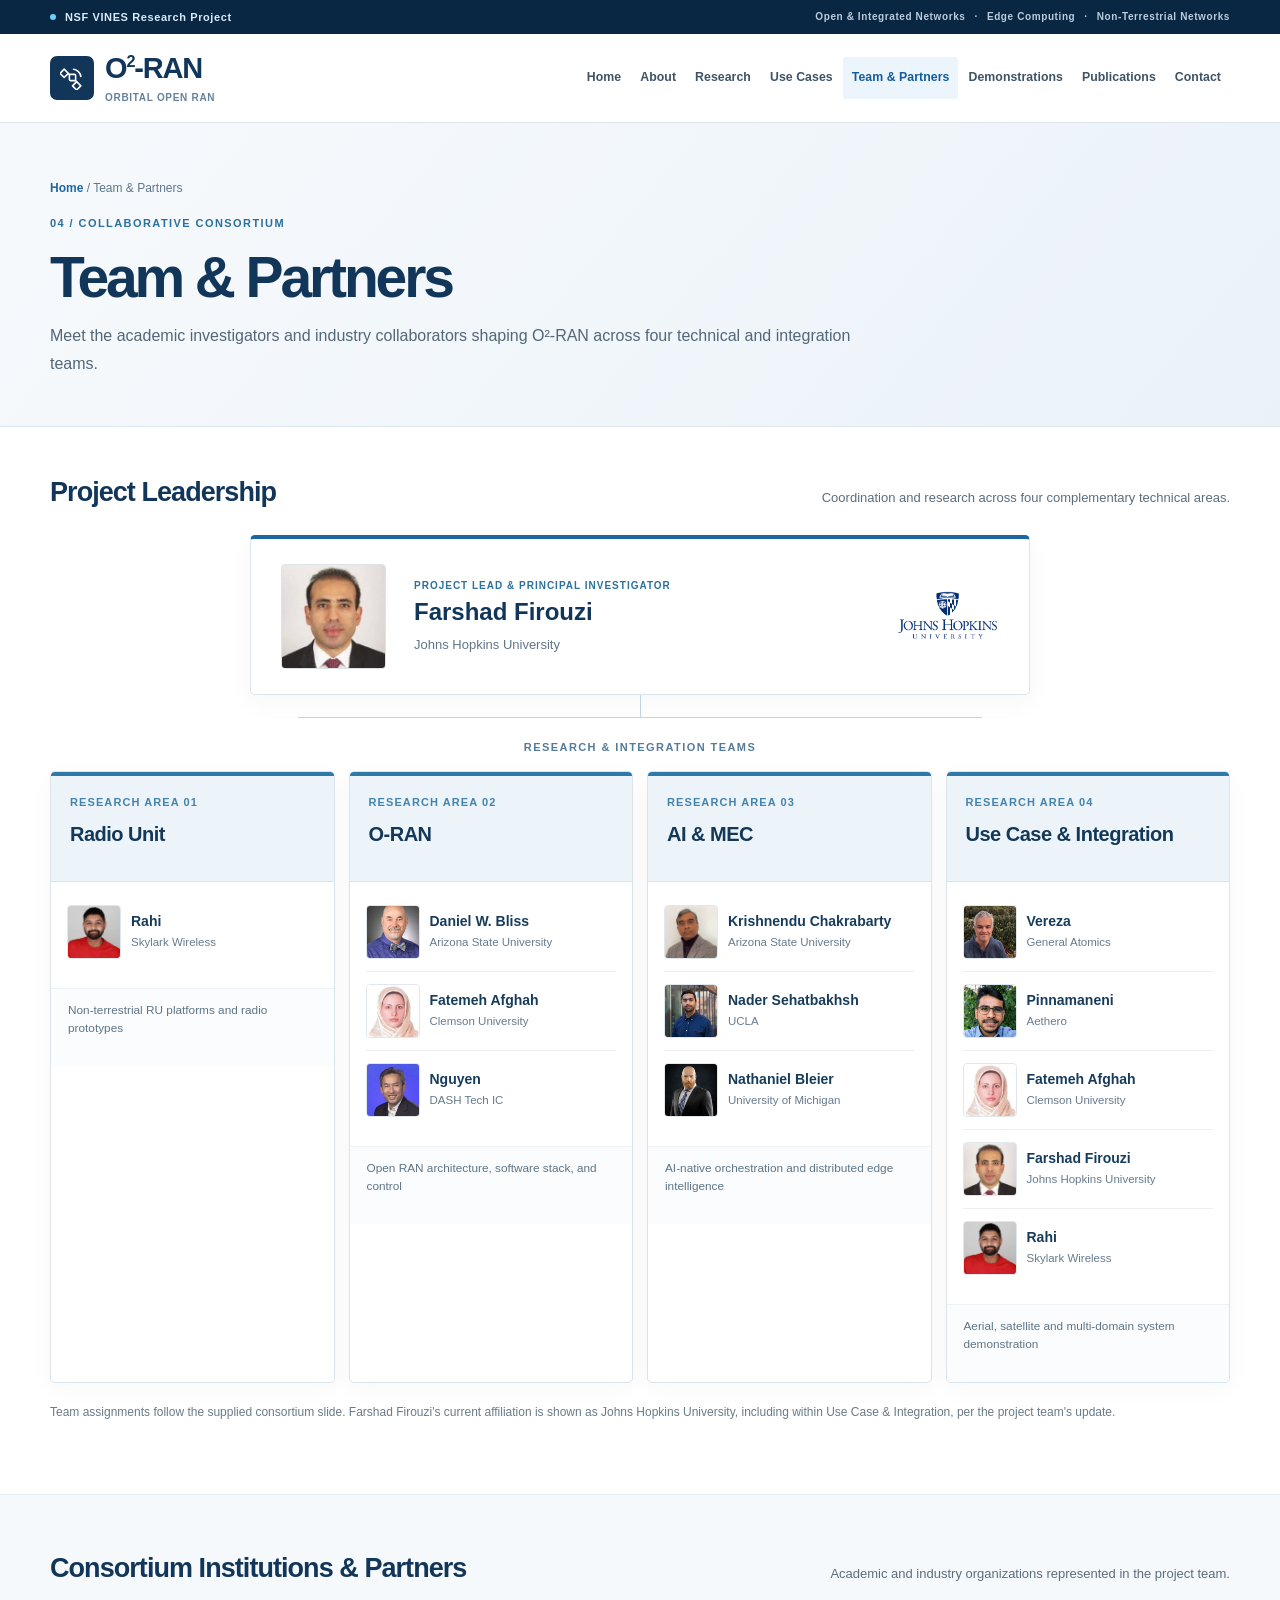
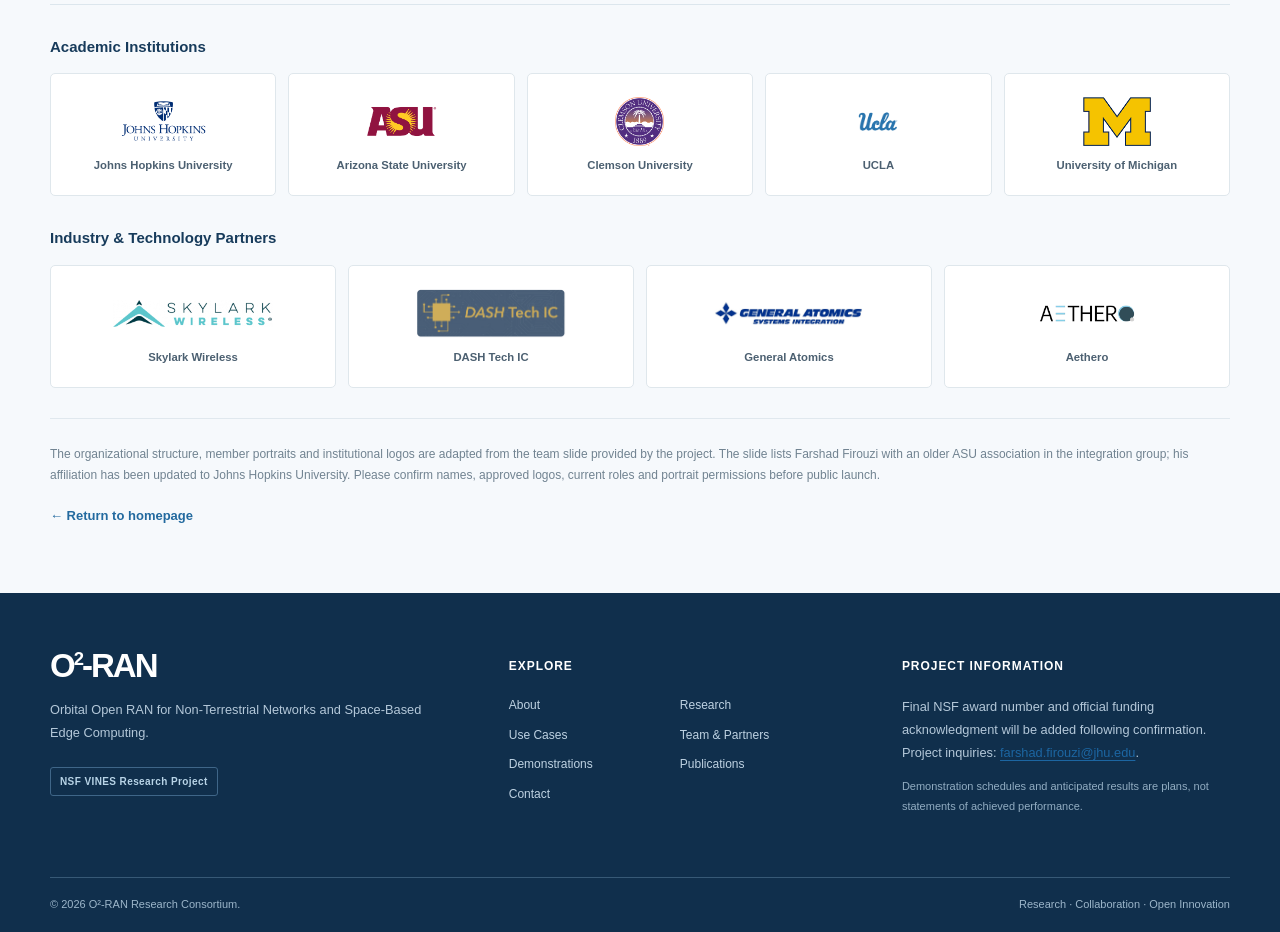
<file: team.html>
<!doctype html><html lang="en"><head><meta charset="utf-8"/><meta name="viewport" content="width=device-width,initial-scale=1"/>
<meta name="theme-color" content="#123659"/><meta name="description" content="O²-RAN project lead Farshad Firouzi and consortium researchers from Johns Hopkins, ASU, Clemson, UCLA, Michigan and industry partners."/><title>Team &amp; Partners | O²-RAN</title>
<link rel="icon" type="image/svg+xml" href="assets/favicon.svg"/><link rel="stylesheet" href="styles.css"/>
<link rel="stylesheet" href="site-pages.css"/><link rel="stylesheet" href="team.css"/>
<script src="script.js" defer></script></head><body><a class="skip-link" href="#main">Skip to main content</a><svg aria-hidden="true" class="svg-definitions" height="0" width="0" xmlns="http://www.w3.org/2000/svg">
<symbol id="i-arrow" viewbox="0 0 24 24"><path d="M5 12h14m-7-7 7 7-7 7"></path></symbol>
<symbol id="i-arrow-up" viewbox="0 0 24 24"><path d="M6 18 18 6M7 6h11v11"></path></symbol>
<symbol id="i-satellite" viewbox="0 0 24 24"><rect height="6" rx="1" width="6" x="9" y="9"></rect><path d="m9 9-3-3m9 9 3 3M4 4l4 4-4 4-4-4zM16 16l4 4-4 4-4-4zM13 4c3 0 7 4 7 7"></path></symbol>
<symbol id="i-network" viewbox="0 0 24 24"><rect height="6" rx="1" width="6" x="9" y="2"></rect><rect height="6" rx="1" width="6" x="2" y="16"></rect><rect height="6" rx="1" width="6" x="16" y="16"></rect><path d="M12 8v4M5 16v-3h14v3"></path></symbol>
<symbol id="i-cpu" viewbox="0 0 24 24"><rect height="14" rx="2" width="14" x="5" y="5"></rect><rect height="6" rx="1" width="6" x="9" y="9"></rect><path d="M9 1v4m6-4v4M9 19v4m6-4v4M1 9h4m-4 6h4m14-6h4m-4 6h4"></path></symbol>
<symbol id="i-radio" viewbox="0 0 24 24"><path d="M12 21v-9m-6 9h12L12 9 6 21Zm-1.5-14a10 10 0 0 1 15 0M7 10a6 6 0 0 1 10 0"></path></symbol>
<symbol id="i-layers" viewbox="0 0 24 24"><path d="m12 2 10 6-10 6L2 8l10-6Zm-10 11 10 6 10-6M2 18l10 6 10-6"></path></symbol>
<symbol id="i-calendar" viewbox="0 0 24 24"><rect height="16" rx="2" width="18" x="3" y="5"></rect><path d="M7 2v6M17 2v6M3 10h18"></path></symbol>
<symbol id="i-location" viewbox="0 0 24 24"><path d="M20 10c0 6-8 12-8 12S4 16 4 10a8 8 0 1 1 16 0Z"></path><circle cx="12" cy="10" r="2.5"></circle></symbol>
<symbol id="i-file" viewbox="0 0 24 24"><path d="M6 2h8l5 5v15H6a2 2 0 0 1-2-2V4a2 2 0 0 1 2-2Zm8 0v6h5M8 13h8M8 17h8"></path></symbol>
<symbol id="i-globe" viewbox="0 0 24 24"><circle cx="12" cy="12" r="10"></circle><path d="M2 12h20M12 2a15 15 0 0 1 0 20 15 15 0 0 1 0-20"></path></symbol>
</svg>
<div class="utility-bar"><div class="container utility-inner"><span><span class="utility-dot"></span> NSF VINES Research Project</span><span class="utility-right">Open &amp; Integrated Networks <span aria-hidden="true">·</span> Edge Computing <span aria-hidden="true">·</span> Non-Terrestrial Networks</span></div></div>
<header class="site-header" id="top"><div class="container header-inner">
  <a class="brand" href="index.html" aria-label="O squared RAN home"><span class="brand-emblem" aria-hidden="true"><svg class="icon"><use href="#i-satellite"/></svg></span><span class="brand-copy"><strong>O<sup>2</sup>-RAN</strong><span>Orbital Open RAN</span></span></a>
  <button class="mobile-menu-toggle" type="button" aria-expanded="false" aria-controls="site-navigation" aria-label="Open navigation menu"><span></span><span></span><span></span></button>
  <nav class="site-nav" id="site-navigation" aria-label="Main navigation"><a class="nav-link"  href="index.html">Home</a><a class="nav-link"  href="about.html">About</a><a class="nav-link"  href="research.html">Research</a><a class="nav-link"  href="use-cases.html">Use Cases</a><a class="nav-link active" aria-current="page" href="team.html">Team &amp; Partners</a><a class="nav-link"  href="demonstrations.html">Demonstrations</a><a class="nav-link"  href="publications.html">Publications</a><a class="nav-link"  href="contact.html">Contact</a></nav>
</div></header><main id="main">
<section class="team-hero"><div class="container"><div class="breadcrumb"><a href="index.html">Home</a> / Team &amp; Partners</div><div class="label">04 / Collaborative Consortium</div><h1>Team &amp; Partners</h1><p>Meet the academic investigators and industry collaborators shaping O²-RAN across four technical and integration teams.</p></div></section>
<section class="team-main"><div class="container">
<div class="part-heading"><h2>Project Leadership</h2><p>Coordination and research across four complementary technical areas.</p></div>
<div class="leader-card"><img alt="Portrait of Farshad Firouzi" class="leader-photo" loading="lazy" src="assets/team/firouzi.png"/><div class="leader-copy"><span>Project Lead &amp; Principal Investigator</span><h3>Farshad Firouzi</h3><p>Johns Hopkins University</p></div><img alt="Johns Hopkins University logo" class="leader-logo" loading="lazy" src="assets/team/jhu.png"/></div>
<div aria-hidden="true" class="branch-lines"></div><div class="teams-intro">Research &amp; Integration Teams</div>
<div class="workstream-grid"><article class="workstream"><div class="workstream-head"><span class="num">RESEARCH AREA 01</span><h3>Radio Unit</h3></div><div class="workstream-body"><div class="member"><img alt="Portrait accompanying the name Rahi" class="photo" loading="lazy" src="assets/team/rahi.png"/><div><h4>Rahi</h4><p>Skylark Wireless</p></div></div></div><div class="workstream-footer">Non-terrestrial RU platforms and radio prototypes</div></article><article class="workstream"><div class="workstream-head"><span class="num">RESEARCH AREA 02</span><h3>O-RAN</h3></div><div class="workstream-body"><div class="member"><img alt="Portrait accompanying the name Bliss" class="photo" loading="lazy" src="assets/team/bliss.png"/><div><h4>Daniel W. Bliss</h4><p>Arizona State University</p></div></div>
<div class="member"><img alt="Portrait accompanying the name Afghah" class="photo" loading="lazy" src="assets/team/afghah.png"/><div><h4>Fatemeh Afghah</h4><p>Clemson University</p></div></div>
<div class="member"><img alt="Portrait accompanying the name Nguyen" class="photo" loading="lazy" src="assets/team/nguyen.png"/><div><h4>Nguyen</h4><p>DASH Tech IC</p></div></div></div><div class="workstream-footer">Open RAN architecture, software stack, and control</div></article><article class="workstream"><div class="workstream-head"><span class="num">RESEARCH AREA 03</span><h3>AI &amp; MEC</h3></div><div class="workstream-body"><div class="member"><img alt="Portrait accompanying the name Chakrabarty" class="photo" loading="lazy" src="assets/team/chakrabarty.png"/><div><h4>Krishnendu Chakrabarty</h4><p>Arizona State University</p></div></div>
<div class="member"><img alt="Portrait accompanying the name Sehatbakhsh" class="photo" loading="lazy" src="assets/team/sehatbakhsh.png"/><div><h4>Nader Sehatbakhsh</h4><p>UCLA</p></div></div>
<div class="member"><img alt="Portrait accompanying the name Bleier" class="photo" loading="lazy" src="assets/team/bleier.png"/><div><h4>Nathaniel Bleier</h4><p>University of Michigan</p></div></div></div><div class="workstream-footer">AI-native orchestration and distributed edge intelligence</div></article><article class="workstream"><div class="workstream-head"><span class="num">RESEARCH AREA 04</span><h3>Use Case &amp; Integration</h3></div><div class="workstream-body"><div class="member"><img alt="Portrait accompanying the name Vereza" class="photo" loading="lazy" src="assets/team/vereza.png"/><div><h4>Vereza</h4><p>General Atomics</p></div></div>
<div class="member"><img alt="Portrait accompanying the name Pinnamaneni" class="photo" loading="lazy" src="assets/team/pinnamaneni.png"/><div><h4>Pinnamaneni</h4><p>Aethero</p></div></div>
<div class="member"><img alt="Portrait accompanying the name Afghah" class="photo" loading="lazy" src="assets/team/afghah.png"/><div><h4>Fatemeh Afghah</h4><p>Clemson University</p></div></div>
<div class="member"><img alt="Portrait accompanying the name Firouzi" class="photo" loading="lazy" src="assets/team/firouzi.png"/><div><h4>Farshad Firouzi</h4><p>Johns Hopkins University</p></div></div>
<div class="member"><img alt="Portrait accompanying the name Rahi" class="photo" loading="lazy" src="assets/team/rahi.png"/><div><h4>Rahi</h4><p>Skylark Wireless</p></div></div></div><div class="workstream-footer">Aerial, satellite and multi-domain system demonstration</div></article></div>
<p class="affiliation-note">Team assignments follow the supplied consortium slide. Farshad Firouzi's current affiliation is shown as Johns Hopkins University, including within Use Case &amp; Integration, per the project team's update.</p>
</div></section>
<section class="partner-section"><div class="container"><div class="part-heading"><h2>Consortium Institutions &amp; Partners</h2><p>Academic and industry organizations represented in the project team.</p></div>
<h3 class="partner-category">Academic Institutions</h3><div class="logos-grid"><article class="logo-tile"><img alt="Johns Hopkins University logo" class="" loading="lazy" src="assets/team/jhu.png"/><strong>Johns Hopkins University</strong></article>
<article class="logo-tile"><img alt="Arizona State University logo" class="" loading="lazy" src="assets/team/asu.png"/><strong>Arizona State University</strong></article>
<article class="logo-tile"><img alt="Clemson University logo" class="" loading="lazy" src="assets/team/clemson.png"/><strong>Clemson University</strong></article>
<article class="logo-tile"><img alt="UCLA logo" class="" loading="lazy" src="assets/team/ucla.png"/><strong>UCLA</strong></article>
<article class="logo-tile"><img alt="University of Michigan logo" class="" loading="lazy" src="assets/team/michigan.png"/><strong>University of Michigan</strong></article></div>
<h3 class="partner-category">Industry &amp; Technology Partners</h3><div class="logos-grid industry"><article class="logo-tile"><img alt="Skylark Wireless logo" class="" loading="lazy" src="assets/team/skylark.png"/><strong>Skylark Wireless</strong></article>
<article class="logo-tile"><img alt="DASH Tech IC logo" class="" loading="lazy" src="assets/team/dash.png"/><strong>DASH Tech IC</strong></article>
<article class="logo-tile"><img alt="General Atomics logo" class="" loading="lazy" src="assets/team/general-atomics.png"/><strong>General Atomics</strong></article>
<article class="logo-tile"><img alt="Aethero logo" class="" loading="lazy" src="assets/team/aethero.png"/><strong>Aethero</strong></article></div>
<p class="page-note">The organizational structure, member portraits and institutional logos are adapted from the team slide provided by the project. The slide lists Farshad Firouzi with an older ASU association in the integration group; his affiliation has been updated to Johns Hopkins University. Please confirm names, approved logos, current roles and portrait permissions before public launch.</p>
<a class="return-site" href="index.html">← Return to homepage</a>
</div></section></main><footer class="footer"><div class="container footer-grid">
<div><a href="index.html" class="footer-brand">O<sup>2</sup>-RAN</a><p>Orbital Open RAN for Non-Terrestrial Networks and Space-Based Edge Computing.</p><span class="footer-funding">NSF VINES Research Project</span></div>
<div><h3>Explore</h3><div class="footer-links"><a href="about.html">About</a><a href="research.html">Research</a><a href="use-cases.html">Use Cases</a><a href="team.html">Team & Partners</a><a href="demonstrations.html">Demonstrations</a><a href="publications.html">Publications</a><a href="contact.html">Contact</a></div></div>
<div><h3>Project Information</h3><p>Final NSF award number and official funding acknowledgment will be added following confirmation. Project inquiries: <a href="mailto:farshad.firouzi@jhu.edu">farshad.firouzi@jhu.edu</a>.</p><p class="footer-small">Demonstration schedules and anticipated results are plans, not statements of achieved performance.</p></div>
</div><div class="container footer-bottom"><span>© <span id="copyright-year">2026</span> O²-RAN Research Consortium.</span><span>Research · Collaboration · Open Innovation</span></div></footer></body></html>
</file>
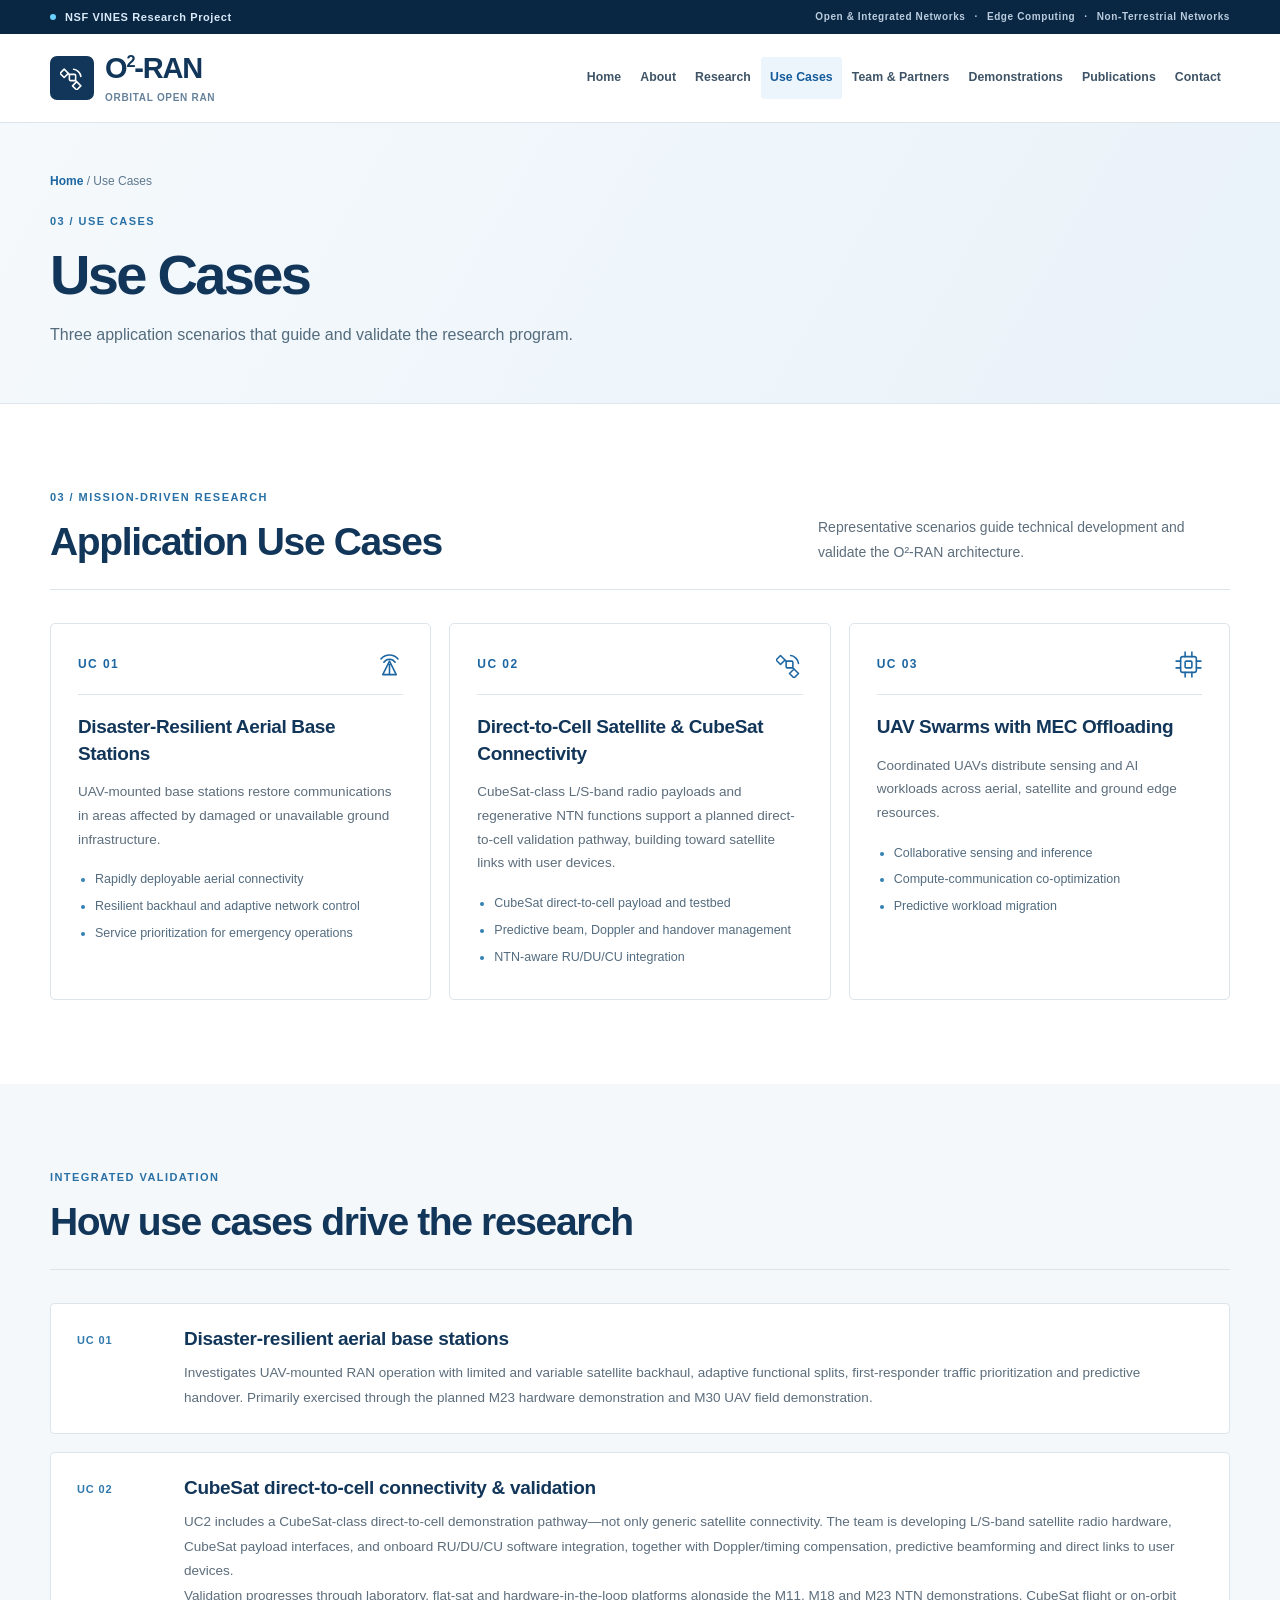
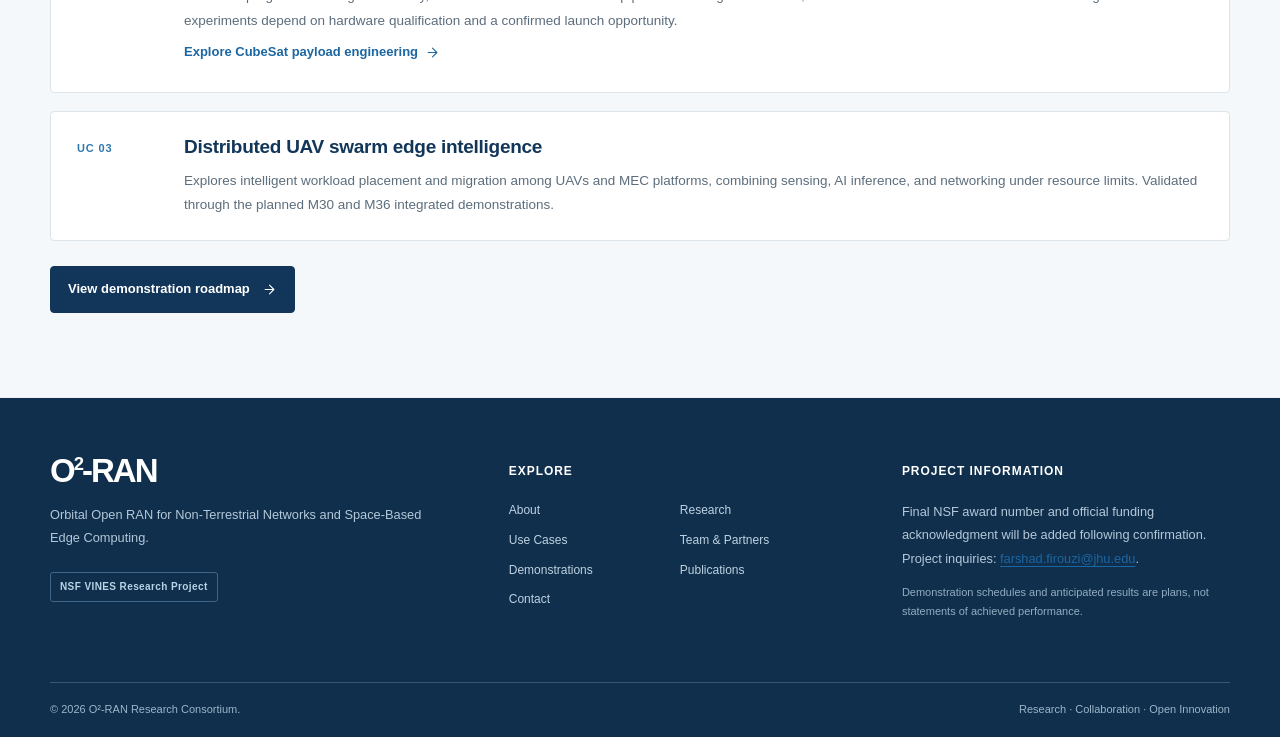
<file: use-cases.html>
<!doctype html><html lang="en"><head><meta charset="utf-8"/><meta name="viewport" content="width=device-width,initial-scale=1"/>
<meta name="theme-color" content="#123659"/><meta name="description" content="O²-RAN mission-driven use cases: disaster-resilient aerial base stations, satellite direct-to-cell and UAV swarms with MEC."/><title>Use Cases | O²-RAN</title>
<link rel="icon" type="image/svg+xml" href="assets/favicon.svg"/><link rel="stylesheet" href="styles.css"/>
<link rel="stylesheet" href="site-pages.css"/>
<script src="script.js" defer></script></head><body><a class="skip-link" href="#main">Skip to main content</a><svg aria-hidden="true" class="svg-definitions" height="0" width="0" xmlns="http://www.w3.org/2000/svg">
<symbol id="i-arrow" viewbox="0 0 24 24"><path d="M5 12h14m-7-7 7 7-7 7"></path></symbol>
<symbol id="i-arrow-up" viewbox="0 0 24 24"><path d="M6 18 18 6M7 6h11v11"></path></symbol>
<symbol id="i-satellite" viewbox="0 0 24 24"><rect height="6" rx="1" width="6" x="9" y="9"></rect><path d="m9 9-3-3m9 9 3 3M4 4l4 4-4 4-4-4zM16 16l4 4-4 4-4-4zM13 4c3 0 7 4 7 7"></path></symbol>
<symbol id="i-network" viewbox="0 0 24 24"><rect height="6" rx="1" width="6" x="9" y="2"></rect><rect height="6" rx="1" width="6" x="2" y="16"></rect><rect height="6" rx="1" width="6" x="16" y="16"></rect><path d="M12 8v4M5 16v-3h14v3"></path></symbol>
<symbol id="i-cpu" viewbox="0 0 24 24"><rect height="14" rx="2" width="14" x="5" y="5"></rect><rect height="6" rx="1" width="6" x="9" y="9"></rect><path d="M9 1v4m6-4v4M9 19v4m6-4v4M1 9h4m-4 6h4m14-6h4m-4 6h4"></path></symbol>
<symbol id="i-radio" viewbox="0 0 24 24"><path d="M12 21v-9m-6 9h12L12 9 6 21Zm-1.5-14a10 10 0 0 1 15 0M7 10a6 6 0 0 1 10 0"></path></symbol>
<symbol id="i-layers" viewbox="0 0 24 24"><path d="m12 2 10 6-10 6L2 8l10-6Zm-10 11 10 6 10-6M2 18l10 6 10-6"></path></symbol>
<symbol id="i-calendar" viewbox="0 0 24 24"><rect height="16" rx="2" width="18" x="3" y="5"></rect><path d="M7 2v6M17 2v6M3 10h18"></path></symbol>
<symbol id="i-location" viewbox="0 0 24 24"><path d="M20 10c0 6-8 12-8 12S4 16 4 10a8 8 0 1 1 16 0Z"></path><circle cx="12" cy="10" r="2.5"></circle></symbol>
<symbol id="i-file" viewbox="0 0 24 24"><path d="M6 2h8l5 5v15H6a2 2 0 0 1-2-2V4a2 2 0 0 1 2-2Zm8 0v6h5M8 13h8M8 17h8"></path></symbol>
<symbol id="i-globe" viewbox="0 0 24 24"><circle cx="12" cy="12" r="10"></circle><path d="M2 12h20M12 2a15 15 0 0 1 0 20 15 15 0 0 1 0-20"></path></symbol>
</svg>
<div class="utility-bar"><div class="container utility-inner"><span><span class="utility-dot"></span> NSF VINES Research Project</span><span class="utility-right">Open &amp; Integrated Networks <span aria-hidden="true">·</span> Edge Computing <span aria-hidden="true">·</span> Non-Terrestrial Networks</span></div></div>
<header class="site-header" id="top"><div class="container header-inner">
  <a class="brand" href="index.html" aria-label="O squared RAN home"><span class="brand-emblem" aria-hidden="true"><svg class="icon"><use href="#i-satellite"/></svg></span><span class="brand-copy"><strong>O<sup>2</sup>-RAN</strong><span>Orbital Open RAN</span></span></a>
  <button class="mobile-menu-toggle" type="button" aria-expanded="false" aria-controls="site-navigation" aria-label="Open navigation menu"><span></span><span></span><span></span></button>
  <nav class="site-nav" id="site-navigation" aria-label="Main navigation"><a class="nav-link"  href="index.html">Home</a><a class="nav-link"  href="about.html">About</a><a class="nav-link"  href="research.html">Research</a><a class="nav-link active" aria-current="page" href="use-cases.html">Use Cases</a><a class="nav-link"  href="team.html">Team &amp; Partners</a><a class="nav-link"  href="demonstrations.html">Demonstrations</a><a class="nav-link"  href="publications.html">Publications</a><a class="nav-link"  href="contact.html">Contact</a></nav>
</div></header><main id="main"><section class="page-hero"><div class="container"><p class="breadcrumb"><a href="index.html">Home</a><span aria-hidden="true"> / </span>Use Cases</p><span class="section-kicker">03 / USE CASES</span><h1>Use Cases</h1><p>Three application scenarios that guide and validate the research program.</p></div></section><section class="section section-anchor" id="use-cases">
<div class="container">
<div class="section-heading"><div><span class="section-kicker">03 / MISSION-DRIVEN RESEARCH</span><h2>Application Use Cases</h2></div><p>Representative scenarios guide technical development and validate the O²-RAN architecture.</p></div>
<div class="card-grid three-col">
<article class="use-card"><div class="use-heading"><span class="use-number">UC 01</span><svg class="icon"><use href="#i-radio"></use></svg></div><h3>Disaster-Resilient Aerial Base Stations</h3><p>UAV-mounted base stations restore communications in areas affected by damaged or unavailable ground infrastructure.</p><ul class="tick-list"><li>Rapidly deployable aerial connectivity</li><li>Resilient backhaul and adaptive network control</li><li>Service prioritization for emergency operations</li></ul></article>
<article class="use-card"><div class="use-heading"><span class="use-number">UC 02</span><svg class="icon"><use href="#i-satellite"></use></svg></div><h3>Direct-to-Cell Satellite &amp; CubeSat Connectivity</h3><p>CubeSat-class L/S-band radio payloads and regenerative NTN functions support a planned direct-to-cell validation pathway, building toward satellite links with user devices.</p><ul class="tick-list"><li>CubeSat direct-to-cell payload and testbed</li><li>Predictive beam, Doppler and handover management</li><li>NTN-aware RU/DU/CU integration</li></ul></article>
<article class="use-card"><div class="use-heading"><span class="use-number">UC 03</span><svg class="icon"><use href="#i-cpu"></use></svg></div><h3>UAV Swarms with MEC Offloading</h3><p>Coordinated UAVs distribute sensing and AI workloads across aerial, satellite and ground edge resources.</p><ul class="tick-list"><li>Collaborative sensing and inference</li><li>Compute-communication co-optimization</li><li>Predictive workload migration</li></ul></article>
</div>
</div>
</section><section class="section section-soft"><div class="container"><div class="section-heading"><div><span class="section-kicker">INTEGRATED VALIDATION</span><h2>How use cases drive the research</h2></div></div><div class="use-detail-list">
<article><span>UC 01</span><div><h3>Disaster-resilient aerial base stations</h3><p>Investigates UAV-mounted RAN operation with limited and variable satellite backhaul, adaptive functional splits, first-responder traffic prioritization and predictive handover. Primarily exercised through the planned M23 hardware demonstration and M30 UAV field demonstration.</p></div></article>
<article id="uc2-cubesat"><span>UC 02</span><div><h3>CubeSat direct-to-cell connectivity &amp; validation</h3><p>UC2 includes a CubeSat-class direct-to-cell demonstration pathway—not only generic satellite connectivity. The team is developing L/S-band satellite radio hardware, CubeSat payload interfaces, and onboard RU/DU/CU software integration, together with Doppler/timing compensation, predictive beamforming and direct links to user devices.</p><p>Validation progresses through laboratory, flat-sat and hardware-in-the-loop platforms alongside the M11, M18 and M23 NTN demonstrations. CubeSat flight or on-orbit experiments depend on hardware qualification and a confirmed launch opportunity.</p><p><a class="text-link" href="research.html#direction-04">Explore CubeSat payload engineering <svg class="icon" aria-hidden="true"><use href="#i-arrow"></use></svg></a></p></div></article>
<article><span>UC 03</span><div><h3>Distributed UAV swarm edge intelligence</h3><p>Explores intelligent workload placement and migration among UAVs and MEC platforms, combining sensing, AI inference, and networking under resource limits. Validated through the planned M30 and M36 integrated demonstrations.</p></div></article></div>
<div class="section-action"><a class="btn btn-primary" href="demonstrations.html">View demonstration roadmap <svg class="icon" aria-hidden="true"><use href="#i-arrow"></use></svg></a></div></div></section></main><footer class="footer"><div class="container footer-grid">
<div><a href="index.html" class="footer-brand">O<sup>2</sup>-RAN</a><p>Orbital Open RAN for Non-Terrestrial Networks and Space-Based Edge Computing.</p><span class="footer-funding">NSF VINES Research Project</span></div>
<div><h3>Explore</h3><div class="footer-links"><a href="about.html">About</a><a href="research.html">Research</a><a href="use-cases.html">Use Cases</a><a href="team.html">Team & Partners</a><a href="demonstrations.html">Demonstrations</a><a href="publications.html">Publications</a><a href="contact.html">Contact</a></div></div>
<div><h3>Project Information</h3><p>Final NSF award number and official funding acknowledgment will be added following confirmation. Project inquiries: <a href="mailto:farshad.firouzi@jhu.edu">farshad.firouzi@jhu.edu</a>.</p><p class="footer-small">Demonstration schedules and anticipated results are plans, not statements of achieved performance.</p></div>
</div><div class="container footer-bottom"><span>© <span id="copyright-year">2026</span> O²-RAN Research Consortium.</span><span>Research · Collaboration · Open Innovation</span></div></footer></body></html>
</file>
<file: styles.css>
/* O²-RAN — Academic research website
   Plain HTML/CSS/JS. No third-party UI dependencies or sliders. */
:root{
  --navy:#123659;
  --navy-dark:#092642;
  --blue:#1c66a2;
  --blue-medium:#2c7aaf;
  --blue-soft:#eaf3fa;
  --light:#f5f8fb;
  --white:#fff;
  --ink:#1f303f;
  --muted:#5c6d7c;
  --line:#dce5eb;
  --shadow:0 12px 38px rgba(14,42,69,.06);
  --radius:8px;
}
*,*::before,*::after{box-sizing:border-box}
html{scroll-behavior:smooth;scroll-padding-top:94px}
body{margin:0;color:var(--ink);background:#fff;font:16px/1.72 -apple-system,BlinkMacSystemFont,"Segoe UI",Roboto,Arial,sans-serif;-webkit-font-smoothing:antialiased}
img{max-width:100%;height:auto}
a{color:var(--blue);text-underline-offset:3px}
a:hover{color:var(--navy-dark)}
button{font:inherit}
:focus-visible{outline:3px solid #6eb8f2;outline-offset:3px}
.container{width:min(1180px,calc(100% - 56px));margin-inline:auto}
.icon{width:19px;height:19px;fill:none;stroke:currentColor;stroke-width:1.7;stroke-linecap:round;stroke-linejoin:round;flex-shrink:0}
sup{line-height:0;font-size:.56em;vertical-align:super}
.svg-definitions{position:absolute;overflow:hidden;pointer-events:none}
.skip-link{position:absolute;top:-60px;left:15px;z-index:1000;padding:10px 14px;background:#fff;color:var(--navy);border:2px solid var(--navy)}
.skip-link:focus{top:14px}
.utility-bar{background:var(--navy-dark);color:#d9eafa;font-size:11px;font-weight:600;letter-spacing:.055em}
.utility-inner{min-height:34px;display:flex;justify-content:space-between;align-items:center;gap:20px}
.utility-inner>span{display:inline-flex;align-items:center;gap:9px}
.utility-dot{width:6px;height:6px;background:#6bd1ff;border-radius:50%;display:inline-block}
.utility-right{font-size:10px;opacity:.85}
.site-header{position:sticky;top:0;z-index:30;background:rgba(255,255,255,.97);backdrop-filter:blur(8px);border-bottom:1px solid var(--line)}
.header-inner{min-height:88px;display:flex;justify-content:space-between;align-items:center;gap:20px}
.brand{text-decoration:none;color:var(--navy)!important;display:flex;align-items:center;gap:11px;min-width:204px}
.brand-emblem{background:var(--navy);border-radius:7px;width:44px;height:44px;color:#fff;display:grid;place-items:center}
.brand-emblem .icon{height:25px;width:25px;stroke-width:1.5}
.brand-copy{display:flex;flex-direction:column;line-height:1.1}
.brand-copy strong{letter-spacing:-.04em;font-size:29px;font-weight:800}
.brand-copy>span{font-size:10px;letter-spacing:.07em;text-transform:uppercase;color:#66819a;font-weight:700;margin-top:7px}
.site-nav{display:flex;align-items:center;gap:1px;justify-content:flex-end}
.nav-link{white-space:nowrap;text-decoration:none;color:#3e5365;font-size:12.3px;letter-spacing:.005em;font-weight:650;padding:10px 9px;border-radius:3px;transition:color .2s,background .2s}
.nav-link:hover,.nav-link.active{color:#135b9a;background:#edf5fc}
.mobile-menu-toggle{display:none}
.section-anchor{scroll-margin-top:90px}
.hero{background:linear-gradient(114deg,#f5f9fd 0%,#fff 55%,#eaf4fc 100%);border-bottom:1px solid var(--line);padding:64px 0 62px;position:relative;overflow:hidden}
.hero::after{content:"";pointer-events:none;position:absolute;right:-190px;top:-200px;width:680px;height:680px;border:1px solid #d6e6f3;border-radius:50%;box-shadow:0 0 0 90px rgba(221,235,248,.15),0 0 0 175px rgba(221,235,248,.15)}
.hero-grid{display:grid;grid-template-columns:minmax(0,1fr) 280px;gap:70px;align-items:center;position:relative;z-index:1}
.eyebrow{display:flex;align-items:center;gap:12px;color:#266d9f;letter-spacing:.115em;font-size:11px;font-weight:800;text-transform:uppercase;margin-bottom:19px}
.eyebrow-line{width:25px;height:2px;background:var(--blue-medium)}
.hero h1{font-size:clamp(72px,8.7vw,122px);line-height:.95;color:var(--navy);font-weight:800;letter-spacing:-.075em;margin:0 0 13px}
.hero-subtitle{color:#2b6a99;font-size:clamp(18px,2.2vw,25px);font-weight:650;margin:0 0 25px;letter-spacing:-.025em}
.hero h2{max-width:740px;font-size:clamp(22px,2.6vw,34px);line-height:1.33;color:#263d50;font-weight:700;letter-spacing:-.027em;margin:0 0 16px}
.hero-description{max-width:740px;color:#586d7e;font-size:15.7px;line-height:1.85;margin:0 0 26px}
.hero-actions{display:flex;align-items:center;gap:11px;flex-wrap:wrap}
.btn{display:inline-flex;align-items:center;justify-content:center;gap:12px;text-decoration:none;border-radius:4px;padding:11px 17px;font-size:13px;font-weight:700;border:1px solid var(--blue);min-height:44px;transition:transform .2s,background .2s,color .2s}
.btn .icon{width:15px;height:15px}
.btn:hover{transform:translateY(-1px)}
.btn-primary{background:var(--navy);border-color:var(--navy);color:#fff}
.btn-primary:hover{background:#215d91;color:#fff}
.btn-outline{color:var(--navy);background:#fff}
.btn-outline:hover{background:#eff6fc;color:var(--navy)}
.hero-sidebar{background:rgba(255,255,255,.88);border:1px solid #dce8f2;border-top:4px solid var(--blue);border-radius:5px;padding:23px 27px;box-shadow:var(--shadow)}
.sidebar-title{font-size:10px;font-weight:800;letter-spacing:.12em;color:#68849a;padding-bottom:12px;border-bottom:1px solid var(--line)}
.hero-stat{padding:13px 0;display:flex;align-items:center;gap:17px;border-bottom:1px solid var(--line)}
.hero-stat strong{font-size:35px;line-height:1.2;color:var(--navy);font-weight:800;letter-spacing:-.05em;min-width:51px}
.hero-stat span{color:#3e5365;font-size:13px;font-weight:650;line-height:1.4}
.sidebar-bottom{color:#356e9b;font-size:11px;font-weight:700;display:flex;align-items:center;justify-content:space-between;gap:4px;padding-top:18px}
.sidebar-bottom .icon{width:16px;height:16px}
.sidebar-bottom span{color:#94afc2}
.visual-section{padding:27px 0 11px;background:#fff}
.visual-figure,.architecture-figure{margin:0;border:1px solid #d7e3ed;border-radius:6px;overflow:hidden;background:#fff;box-shadow:var(--shadow)}
.visual-figure>a,.architecture-figure>a{display:block;line-height:0}
.visual-figure img,.architecture-figure img{width:100%;display:block;object-fit:contain}
.visual-figure figcaption,.architecture-figure figcaption{border-top:1px solid var(--line);display:flex;justify-content:space-between;gap:12px;align-items:center;padding:11px 16px;color:#607281;font-size:12px;background:#fcfdfe}
figure figcaption strong{color:#354d62}
figure figcaption a{display:inline-flex;align-items:center;gap:5px;font-weight:700;white-space:nowrap;text-decoration:none}
figure figcaption .icon{width:13px;height:13px}
.section{padding:84px 0}
.section-soft{background:var(--light);border-top:1px solid #edf1f5;border-bottom:1px solid #edf1f5}
.section-heading{display:flex;justify-content:space-between;gap:36px;align-items:flex-end;border-bottom:1px solid var(--line);padding-bottom:24px;margin-bottom:33px}
.section-kicker{display:block;color:#2870a5;text-transform:uppercase;letter-spacing:.13em;font-size:11px;font-weight:800;margin-bottom:12px}
.section-heading h2,.contact-grid h2{margin:0;font-size:clamp(29px,3.1vw,39px);line-height:1.18;font-weight:750;letter-spacing:-.035em;color:var(--navy)}
.section-heading>p{margin:0;max-width:412px;font-size:14px;line-height:1.8;color:var(--muted)}
.about-layout{display:grid;grid-template-columns:1.5fr 1fr;gap:63px}
.prose h3{font-size:21px;line-height:1.35;margin:4px 0 20px;color:var(--navy);font-weight:720;letter-spacing:-.015em}
.prose p{margin:0 0 19px;color:#506373;font-size:15px;line-height:1.87}
.prose p strong{color:#213f58}
.focus-panel{align-self:start;border:1px solid #dce5eb;background:#fff;border-radius:5px;box-shadow:var(--shadow);padding:25px 27px}
.focus-title{font-size:13px;font-weight:800;color:var(--navy);text-transform:uppercase;letter-spacing:.08em;margin-bottom:3px}
.focus-item{display:flex;align-items:flex-start;gap:15px;padding:20px 0;border-bottom:1px solid var(--line)}
.focus-item:last-child{border-bottom:0;padding-bottom:2px}
.focus-num{color:#9ab9d0;font-size:22px;font-weight:800;line-height:1.2}
.focus-item strong{display:block;color:var(--navy);font-size:14px;line-height:1.35;margin-bottom:5px}
.focus-item small{color:var(--muted);font-size:12.5px;line-height:1.6;display:block}
.card-grid{display:grid;gap:18px}
.three-col{grid-template-columns:repeat(3,minmax(0,1fr))}
.research-card{background:#fff;border:1px solid var(--line);border-top:3px solid var(--blue);padding:27px 25px 22px;display:flex;flex-direction:column;min-height:312px;border-radius:4px;box-shadow:0 4px 14px rgba(15,54,88,.035)}
.card-overline{display:flex;justify-content:space-between;align-items:center;color:#3979a6;font-size:11px;letter-spacing:.12em;font-weight:800;margin-bottom:21px}
.card-overline .icon{color:#8dabc2;width:24px;height:24px}
.research-card h3{font-size:19px;line-height:1.35;letter-spacing:-.025em;color:var(--navy);margin:0 0 12px}
.research-card p{color:var(--muted);font-size:13.5px;line-height:1.77;margin:0 0 26px}
.card-foot{margin-top:auto;border-top:1px solid var(--line);padding-top:15px;display:flex;flex-direction:column;gap:3px}
.card-foot span{font-size:10px;color:#758c9e;text-transform:uppercase;letter-spacing:.09em;font-weight:700}
.card-foot strong{color:#375874;font-size:12.5px;line-height:1.35}
.subsection-heading{margin:60px 0 22px}
.subsection-heading h3{font-size:24px;margin:0 0 7px;color:var(--navy);line-height:1.3;letter-spacing:-.02em}
.subsection-heading p{font-size:13.5px;color:var(--muted);margin:0}
.architecture-figure img{width:100%;background:#fff}
.use-card{border:1px solid var(--line);border-radius:5px;padding:27px 27px 26px;background:#fff;min-height:324px}
.use-heading{display:flex;align-items:center;justify-content:space-between;border-bottom:1px solid var(--line);padding-bottom:16px;margin-bottom:19px;color:var(--blue)}
.use-heading .icon{width:27px;height:27px;stroke-width:1.4}
.use-number{font-size:12px;letter-spacing:.12em;font-weight:800}
.use-card h3{font-size:19px;line-height:1.4;color:var(--navy);letter-spacing:-.02em;margin:0 0 13px}
.use-card p{font-size:13.5px;color:var(--muted);line-height:1.75;margin:0 0 18px}
.tick-list{padding-left:17px;margin:0;color:#526b7f;font-size:12.5px;line-height:1.75}
.tick-list li::marker{color:#3380b2}
.tick-list li{margin:0 0 5px}
.team-subheading{display:flex;justify-content:space-between;align-items:baseline;border-bottom:1px solid var(--line);padding-bottom:12px;margin-bottom:19px;gap:12px}
.team-subheading h3{margin:0;color:var(--navy);font-size:21px;letter-spacing:-.022em}
.team-subheading>span{font-size:12px;color:var(--muted)}
.team-subheading-spaced{margin-top:51px}
.people-grid{display:grid;grid-template-columns:repeat(2,minmax(0,1fr));gap:13px}
.person{display:flex;align-items:flex-start;gap:17px;background:#fff;border:1px solid var(--line);padding:19px 20px;min-height:137px;border-radius:4px}
.person-lead{grid-column:1/-1;background:#f0f7fc;border-color:#c7dceb;border-left:4px solid #2b73a5;min-height:124px}
.person-initials{width:49px;height:49px;border:1px solid #c7dceb;border-radius:50%;display:grid;place-items:center;background:#eaf3fa;color:var(--navy);font-weight:750;font-size:14px;flex-shrink:0}
.person-lead .person-initials{background:var(--navy);color:#fff;border-color:var(--navy)}
.person-role{display:block;font-size:10px;font-weight:750;color:#347ca9;letter-spacing:.032em;line-height:1.45;margin-bottom:5px}
.person h4{font-size:17px;line-height:1.28;color:var(--navy);margin:0 0 4px}
.person p{font-size:12.5px;color:#50677a;font-weight:700;margin:0}
.person small{display:block;font-size:12px;color:#758597;line-height:1.48;margin-top:7px}
.source-note,.figure-credit{color:#708293;font-size:11.5px;line-height:1.7;margin:11px 0 0}
.orgchart{border:1px solid var(--line);border-radius:5px;background:#fff;padding:27px 25px 29px;overflow:hidden}
.org-root{background:var(--navy);border-radius:4px;color:#fff;width:min(410px,100%);margin:0 auto;display:flex;flex-direction:column;align-items:center;padding:17px 12px;text-align:center}
.org-label{font-size:10px;letter-spacing:.14em;color:#b9d9ee;font-weight:750;margin-bottom:6px}
.org-root strong{font-size:19px;line-height:1.2}
.org-root small{font-size:11px;line-height:1.5;color:#dfecf6;margin-top:4px}
.org-connector{height:37px;width:1px;background:#9fbed6;margin:0 auto;position:relative}
.org-connector::after{content:"";position:absolute;width:calc(min(100vw - 125px, 870px));height:1px;left:50%;transform:translateX(-50%);bottom:0;background:#9fbed6}
.org-columns{display:grid;grid-template-columns:repeat(4,minmax(0,1fr));gap:13px}
.org-unit{position:relative;border:1px solid #d6e2eb;border-radius:4px;min-width:0;overflow:visible}
.org-unit::before{content:"";height:13px;width:1px;background:#9fbed6;position:absolute;left:50%;top:-13px}
.org-unit-head{background:#e7f0f8;border-bottom:1px solid #d5e4ef;color:var(--navy);font-weight:760;text-align:center;padding:15px 8px;line-height:1.45;min-height:63px;font-size:12.5px;display:flex;justify-content:center;align-items:center}
.org-unit-body{padding:17px 14px;display:flex;flex-direction:column;gap:2px;align-items:flex-start}
.org-unit-body strong{color:#24465f;font-size:12px;line-height:1.4;margin-top:8px}
.org-unit-body strong:first-child{margin-top:0}
.org-unit-body span{font-size:11px;color:#657d8d;line-height:1.4}
.org-unit-body p{font-size:11.5px;color:#637d8e;line-height:1.5;margin:10px 0 0}
.institutions-grid{display:grid;grid-template-columns:repeat(5,minmax(0,1fr));gap:10px}
.institutions-grid>div{border:1px solid var(--line);border-radius:4px;background:#fff;min-height:85px;padding:13px;display:flex;flex-direction:column;align-items:center;justify-content:center;text-align:center;color:#3d5970;font-size:12.5px;line-height:1.42;font-weight:750}
.institutions-grid small{display:block;color:#899aa8;font-size:10px;margin-top:5px;font-weight:600}
.partner-grid{display:grid;grid-template-columns:repeat(4,minmax(0,1fr));gap:13px}
.partner-grid>article{border:1px solid var(--line);background:#fff;border-radius:4px;padding:20px 17px;border-top:3px solid #99b6cd}
.partner-grid strong{color:var(--navy);font-size:14px;line-height:1.4;display:block;min-height:39px}
.partner-grid p{color:var(--muted);font-size:12px;line-height:1.65;margin:10px 0 0}
.demo-notice{border:1px solid #cadeed;background:#eff6fc;border-left:4px solid #2a75aa;display:flex;align-items:flex-start;gap:12px;padding:14px 17px;margin:0 0 34px;color:#45647e;font-size:12.5px;line-height:1.6;border-radius:4px}
.demo-notice .icon{color:#2b78a8;width:19px;height:19px;margin-top:2px}
.demo-month-track{display:grid;grid-template-columns:repeat(6,minmax(0,1fr));gap:4px;margin:0 0 34px;padding:0 14px}
.demo-month-track>div{display:flex;flex-direction:column;gap:4px;padding:16px 8px 12px;border-top:5px solid #9cbdd6;text-align:center;background:#f3f7fb}
.demo-month-track>div:last-child{border-top-color:#1b6099;background:#e8f2f9}
.demo-month-track span{color:var(--navy);font-size:18px;font-weight:850;line-height:1.2}
.demo-month-track strong{font-size:10.5px;line-height:1.45;color:#6c8293;font-weight:650}
.demo-list{display:grid;gap:13px}
.demo-row{border:1px solid var(--line);display:grid;grid-template-columns:116px minmax(0,1fr);border-radius:5px;overflow:hidden;background:#fff;box-shadow:0 3px 12px rgba(26,62,92,.025)}
.demo-date{background:#edf4f9;border-right:1px solid #d5e5ef;display:flex;flex-direction:column;align-items:center;justify-content:flex-start;padding:30px 10px;color:var(--navy)}
.demo-date strong{font-size:36px;letter-spacing:-.05em;line-height:1.1}
.demo-date span{font-size:10px;font-weight:800;color:#708fa8;letter-spacing:.11em;margin-top:8px}
.demo-body{padding:22px 26px 19px}
.demo-topline{display:flex;align-items:center;justify-content:space-between;gap:10px;color:#6b869b;font-size:11px;font-weight:750;letter-spacing:.035em}
.demo-status{border:1px solid #cbdbea;background:#eff5fa;color:#46779b;border-radius:3px;padding:3px 8px;font-size:10px}
.demo-body h3{margin:10px 0 10px;color:var(--navy);font-size:20px;letter-spacing:-.025em;line-height:1.35}
.demo-meta{display:flex;flex-wrap:wrap;gap:7px 23px;color:#597385;font-size:12px;margin-bottom:12px}
.demo-meta span{display:inline-flex;align-items:center;gap:6px}
.demo-meta .icon{width:14px;height:14px}
.demo-meta strong{color:#3e637e}
.demo-body>p{color:#5c6d7c;font-size:13.5px;line-height:1.75;margin:0 0 13px}
.demo-row details{border-top:1px solid var(--line);font-size:12.5px;color:#4c6b84}
.demo-row summary{padding:13px 24px 2px 0;font-weight:750;color:#236da6;cursor:pointer;position:relative;list-style:none}
.demo-row summary::-webkit-details-marker{display:none}
.demo-row summary::after{content:"+";font-weight:400;font-size:21px;position:absolute;right:0;top:5px;color:#547c99}
.demo-row details[open] summary::after{content:"−"}
.details-content{padding:4px 0 0}
.details-content p{margin:0 0 10px;font-size:12.8px;line-height:1.75}
.details-content strong{color:#315978}
.outputs-grid article{border:1px solid var(--line);background:#fff;border-radius:4px;min-height:218px;padding:25px 24px}
.output-icon{background:#eaf3fa;width:43px;height:43px;display:grid;place-items:center;border-radius:4px;color:#3173a1;margin-bottom:18px}
.output-icon .icon{width:21px;height:21px}
.outputs-grid h3{font-size:17px;color:var(--navy);margin:0 0 8px}
.outputs-grid p{font-size:13px;line-height:1.75;color:var(--muted);margin:0 0 20px}
.coming-label{font-size:10.5px;color:#527fa0;font-weight:750;letter-spacing:.04em;text-transform:uppercase}
.contact-section{border-top:1px solid var(--line)}
.contact-grid{display:grid;grid-template-columns:1.3fr 1fr;gap:75px;align-items:center}
.contact-grid h2{margin:0 0 23px}
.contact-grid>div>p{color:var(--muted);line-height:1.85;font-size:15px;max-width:700px;margin:0}
.contact-card{border:1px solid var(--line);border-top:4px solid var(--blue);padding:24px 26px;border-radius:4px;background:var(--light)}
.contact-card h3{color:var(--navy);font-size:19px;margin:0 0 10px}
.contact-card p{color:var(--muted);font-size:13.5px;line-height:1.8;margin:0 0 23px}
.contact-foot{font-size:11px;color:#4f7694;border-top:1px solid var(--line);padding-top:14px;display:flex;align-items:center;gap:8px;font-weight:700}
.contact-foot .icon{height:15px;width:15px}
.footer{background:#102f4c;color:#d7e6f0;padding-top:56px}
.footer-grid{display:grid;grid-template-columns:1.2fr 1fr 1fr;gap:65px;padding-bottom:47px}
.footer-brand{font-size:33px;color:#fff;text-decoration:none;font-weight:830;letter-spacing:-.06em;line-height:1}
.footer-brand:hover{color:#fff}
.footer-grid p{font-size:12.8px;color:#b4c8d9;line-height:1.8;margin:13px 0}
.footer-funding{display:inline-block;border:1px solid #3f6688;border-radius:3px;padding:5px 9px;color:#b8d4e7;font-size:10px;letter-spacing:.04em;font-weight:700;margin-top:10px}
.footer-grid h3{font-size:12px;text-transform:uppercase;letter-spacing:.08em;margin:7px 0 19px;color:#fff}
.footer-links{display:grid;grid-template-columns:1fr 1fr;gap:9px 14px}
.footer-links a{text-decoration:none;color:#bed2e2;font-size:12px}
.footer-links a:hover{color:#fff;text-decoration:underline}
.footer-small{font-size:11px!important;color:#92adc2!important}
.footer-bottom{border-top:1px solid #375976;display:flex;justify-content:space-between;gap:10px;align-items:center;color:#9cb6ca;font-size:11px;padding-top:17px;padding-bottom:18px}
@media (max-width:1120px){
  .container{width:min(1100px,calc(100% - 42px))}
  .brand{min-width:190px}
  .nav-link{padding:10px 6px;font-size:11.6px}
  .hero-grid{gap:35px}
  .institutions-grid{grid-template-columns:repeat(3,minmax(0,1fr))}
  .org-connector::after{width:calc(100vw - 220px)}
}
@media (max-width:960px){
  .header-inner{min-height:73px}
  .mobile-menu-toggle{display:flex;flex-direction:column;align-items:center;justify-content:center;gap:5px;border:1px solid var(--line);background:#fff;border-radius:4px;width:41px;height:40px;cursor:pointer;margin-left:auto}
  .mobile-menu-toggle span{display:block;width:18px;height:2px;background:var(--navy);transition:transform .2s,opacity .2s}
  .mobile-menu-toggle[aria-expanded="true"] span:first-child{transform:translateY(7px) rotate(45deg)}
  .mobile-menu-toggle[aria-expanded="true"] span:nth-child(2){opacity:0}
  .mobile-menu-toggle[aria-expanded="true"] span:nth-child(3){transform:translateY(-7px) rotate(-45deg)}
  .site-nav{display:none;position:absolute;top:100%;left:0;right:0;background:#fff;box-shadow:0 12px 22px rgba(9,38,66,.13);border-top:1px solid var(--line);padding:12px max(21px,calc((100vw - 1100px)/2));flex-direction:column;align-items:stretch;max-height:calc(100dvh - 90px);overflow:auto}
  .site-nav.is-open{display:flex}
  .nav-link{font-size:13px;padding:10px 12px}
  .hero-grid{grid-template-columns:minmax(0,1fr) 230px;gap:25px}
  .hero-sidebar{padding:19px}
  .hero-stat strong{font-size:30px}
  .about-layout{gap:30px}
  .three-col{gap:12px}
  .research-card,.use-card{padding:21px 17px}
  .research-card h3,.use-card h3{font-size:17px}
  .org-columns,.partner-grid{grid-template-columns:repeat(2,minmax(0,1fr))}
  .org-connector::after,.org-unit::before{display:none}
  .org-connector{height:23px}
  .org-columns{row-gap:13px}
  .footer-grid{gap:35px}
}
@media (max-width:720px){
  .utility-right{display:none!important}
  .utility-inner{justify-content:center}
  .container{width:calc(100% - 32px)}
  .hero{padding:50px 0 43px}
  .hero-grid{grid-template-columns:1fr;gap:28px}
  .hero h1{font-size:81px}
  .hero h2{font-size:24px}
  .hero-subtitle{font-size:21px}
  .hero-description{font-size:14px}
  .hero-sidebar{display:grid;grid-template-columns:repeat(3,1fr);gap:5px;padding:17px 14px}
  .sidebar-title{grid-column:1/-1}
  .hero-stat{flex-direction:column;align-items:center;gap:3px;border-bottom:0;border-right:1px solid var(--line);padding:10px 5px;text-align:center}
  .hero-stat:nth-last-child(2){border-right:0}
  .hero-stat strong{font-size:29px}
  .hero-stat span{font-size:11px}
  .sidebar-bottom{grid-column:1/-1;border-top:1px solid var(--line);justify-content:center;gap:10px}
  .visual-section{padding:15px 0 7px}
  .visual-figure figcaption,.architecture-figure figcaption{align-items:flex-start;font-size:11px}
  .section{padding:60px 0}
  .section-heading{display:block;padding-bottom:17px;margin-bottom:24px}
  .section-heading>p{margin-top:12px;font-size:13px}
  .about-layout,.contact-grid{grid-template-columns:1fr;gap:24px}
  .three-col{grid-template-columns:1fr}
  .research-card{min-height:0}
  .use-card{min-height:0}
  .research-card,.use-card{padding:24px}
  .people-grid{grid-template-columns:1fr}
  .person-lead{grid-column:auto}
  .institutions-grid{grid-template-columns:repeat(2,minmax(0,1fr))}
  .team-subheading{display:block}
  .team-subheading>span{display:block;margin-top:5px}
  .demo-month-track{overflow-x:auto;grid-template-columns:repeat(6,110px);padding:0 0 6px;margin-bottom:25px}
  .demo-row{grid-template-columns:83px minmax(0,1fr)}
  .demo-date{padding:26px 3px}
  .demo-date strong{font-size:27px}
  .demo-date span{font-size:9px}
  .demo-body{padding:18px 16px}
  .demo-body h3{font-size:18px}
  .footer-grid{grid-template-columns:1fr 1fr;gap:28px}
  .footer-grid>div:first-child{grid-column:1/-1}
}
@media (max-width:490px){
  .brand-copy strong{font-size:25px}
  .brand-emblem{width:38px;height:38px}
  .hero h1{font-size:72px}
  .hero h2{font-size:22px}
  .eyebrow{font-size:10px}
  .hero-actions{align-items:stretch}
  .btn{font-size:12px;padding:10px 12px}
  .focus-panel{padding:19px}
  .orgchart{padding:20px 13px}
  .org-columns,.partner-grid{grid-template-columns:1fr}
  .institutions-grid{grid-template-columns:1fr 1fr}
  .demo-row{grid-template-columns:1fr}
  .demo-date{padding:11px 15px;flex-direction:row;align-items:center;justify-content:space-between;border-bottom:1px solid #d5e5ef;border-right:none}
  .demo-date strong{font-size:24px}
  .demo-date span{margin:0}
  .demo-meta{display:block}
  .demo-meta span{display:flex;margin-bottom:6px}
  .footer-grid{grid-template-columns:1fr}
  .footer-grid>div:first-child{grid-column:auto}
  .footer-bottom{display:block}
  .footer-bottom span{display:block;margin-bottom:6px}
}
@media (prefers-reduced-motion:reduce){html{scroll-behavior:auto}*,*::before,*::after{animation-duration:.01ms!important;transition-duration:.01ms!important}}
@media print{
  body{font-size:11pt}
  .site-header{position:static}
  .utility-bar,.hero-actions,.mobile-menu-toggle,.site-nav,figure figcaption a{display:none!important}
  .section{padding:25px 0}
  .container{width:100%;margin:0}
  .hero{padding:25px 0}
  .hero-grid{grid-template-columns:1fr}
  .hero-sidebar{display:none}
  .research-card,.use-card,.person,.demo-row,.org-unit{break-inside:avoid}
  .section-soft{background:#fff}
  .footer{display:none}
}
</file>
<file: site-pages.css>
/* Page layouts, editorial additions and homepage summaries */
.page-hero{background:linear-gradient(120deg,#f5f9fc,#e9f2f9);border-bottom:1px solid #dce7ef;padding:48px 0 53px}
.page-hero .breadcrumb{font-size:12px;color:#5f788e;margin:0 0 20px}
.page-hero .breadcrumb a{font-weight:700;text-decoration:none}
.page-hero h1{font-size:clamp(36px,4.7vw,56px);line-height:1.14;letter-spacing:-.048em;color:var(--navy);margin:8px 0 15px;font-weight:780}
.page-hero>div>p:last-child{max-width:810px;line-height:1.8;color:#536b7c;font-size:16px;margin:0}
.text-link{display:inline-flex;align-items:center;gap:7px;font-size:13px;font-weight:750;text-decoration:none;line-height:1.5;padding:8px 0}
.text-link:hover{text-decoration:underline}
.text-link .icon{width:15px;height:15px}
.section-action{margin-top:25px}
.compact-contact{padding:55px 0}
.compact-contact-row{display:flex;gap:25px;align-items:center;justify-content:space-between}
.compact-contact-row h2{font-size:clamp(24px,2.7vw,33px);color:var(--navy);margin:0 0 5px;line-height:1.3;letter-spacing:-.025em}
.compact-contact-row p{margin:0;color:var(--muted);font-size:13.5px}
.compact-contact-row .btn{white-space:nowrap}
.objectives-grid{display:grid;grid-template-columns:repeat(2,minmax(0,1fr));gap:18px}
.objectives-grid article{border:1px solid var(--line);background:#fff;border-top:3px solid #7aa8c9;border-radius:4px;padding:26px}
.objectives-grid article>b{font-size:11px;letter-spacing:.08em;color:#337aaf;text-transform:uppercase;display:block;margin-bottom:9px}
.objectives-grid h3{font-size:19px;color:var(--navy);letter-spacing:-.025em;line-height:1.45;margin:0 0 9px}
.objectives-grid p{font-size:13.5px;color:var(--muted);line-height:1.8;margin:0}
.wide-prose{max-width:950px}
.demo-teasers{display:grid;grid-template-columns:repeat(2,minmax(0,1fr));gap:16px}
.demo-teasers>div{border:1px solid var(--line);background:#fff;padding:20px;border-radius:4px}
.demo-teasers b{color:var(--navy);font-size:14px}
.demo-teasers p{color:var(--muted);font-size:12.5px;line-height:1.7;margin:6px 0 0}
.home-lead{border:1px solid var(--line);border-left:4px solid var(--blue);display:flex;gap:23px;align-items:center;padding:22px 27px;background:#f7fbfe;border-radius:5px}
.home-lead>img:first-child{width:110px;height:110px;object-fit:cover;object-position:top center;background:#fff;border-radius:4px;border:1px solid var(--line)}
.home-lead>div{flex:1;min-width:0}
.home-lead h3{font-size:26px;margin:0 0 2px;color:var(--navy);letter-spacing:-.035em;line-height:1.22}
.home-lead strong{font-size:14px;color:#286b9e}
.home-lead p{font-size:13px;color:#526b7e;margin:6px 0 2px}
.home-lead .section-kicker{margin-bottom:8px}
.home-lead-logo{max-width:200px;max-height:83px;object-fit:contain}
.home-partners{margin-top:25px}
.home-partners>p{text-transform:uppercase;letter-spacing:.1em;color:#426e8d;font-weight:800;font-size:11px;margin:0 0 10px}
.home-partner-names{display:grid;grid-template-columns:repeat(3,minmax(0,1fr));gap:8px}
.home-partner-names span{border:1px solid var(--line);background:#fff;border-radius:3px;min-height:48px;padding:9px 10px;color:#445f73;font-size:12px;font-weight:700;display:flex;align-items:center;justify-content:center;text-align:center}
.use-detail-list{display:grid;gap:18px}
.use-detail-list>article{background:#fff;border:1px solid var(--line);border-radius:4px;padding:22px 26px;display:grid;grid-template-columns:94px 1fr;gap:13px}
.use-detail-list article>span{color:#3079ae;font-weight:800;letter-spacing:.08em;font-size:11px;padding-top:5px}
.use-detail-list h3{font-size:19px;color:var(--navy);letter-spacing:-.015em;margin:0 0 9px;line-height:1.35}
.use-detail-list p{font-size:13.5px;line-height:1.85;color:var(--muted);margin:0}
/* Allow existing section cards to be reused on dedicated pages. */
#research.section-soft + .section,#use-cases.section + .section-soft{border-top:0}
@media(max-width:960px){
 .home-partner-names{grid-template-columns:repeat(3,minmax(0,1fr))}
 .home-lead-logo{max-width:145px}
}
@media(max-width:720px){
 .page-hero{padding:32px 0 37px}.page-hero h1{font-size:36px}
 .objectives-grid,.demo-teasers{grid-template-columns:1fr}
 .home-partner-names{grid-template-columns:repeat(2,minmax(0,1fr))}
 .home-lead{gap:15px;padding:17px}.home-lead>img:first-child{width:79px;height:90px}.home-lead-logo{display:none}
 .home-lead h3{font-size:21px}.home-lead strong{font-size:12.5px}
 .compact-contact-row{align-items:flex-start;flex-direction:column}
 .use-detail-list>article{grid-template-columns:1fr;gap:2px}
}
@media(max-width:420px){.home-partner-names{grid-template-columns:1fr}.page-hero h1{font-size:31px}}

/* Detailed NSF-style task register — collapsible for scanability. */
.work-package-jumps{display:flex;flex-wrap:wrap;gap:11px;margin:0 0 39px}
.work-package-jumps a{display:inline-block;background:#edf5fb;border:1px solid #cadce9;color:#1d5c89;text-decoration:none;border-radius:3px;padding:9px 14px;font-size:12px;font-weight:750}
.work-package-jumps a:hover{background:#dbeefa}
.research-package-group{margin:0 0 56px;scroll-margin-top:110px}
.research-package-header{display:flex;gap:20px;align-items:flex-end;justify-content:space-between;border-bottom:2px solid #d9e7f2;padding-bottom:19px;margin-bottom:18px}
.research-package-header h3{color:var(--navy);font-size:clamp(23px,2.7vw,31px);line-height:1.25;letter-spacing:-.027em;margin:0 0 8px}
.research-package-header p{color:var(--muted);font-size:13.5px;line-height:1.75;margin:0;max-width:780px}
.group-top-link{color:#3c769d;white-space:nowrap;font-weight:700;font-size:11px;text-decoration:none}
.task-list{display:grid;gap:11px}
.task-card{border:1px solid var(--line);background:#fff;border-radius:4px;overflow:hidden;box-shadow:0 3px 15px rgba(22,57,86,.025)}
.task-card summary{list-style:none;cursor:pointer;display:grid;grid-template-columns:72px minmax(0,1fr) 100px 18px;align-items:center;gap:16px;padding:21px 23px}
.task-card summary::-webkit-details-marker{display:none}
.task-card summary:hover{background:#f7fbfe}
.task-num{font-size:12px;color:#246c9f;font-weight:850;letter-spacing:.04em}
.task-main{min-width:0;display:flex;flex-direction:column;gap:6px}
.task-main strong{font-size:16px;line-height:1.36;color:var(--navy)}
.task-main>span{font-size:12.5px;line-height:1.65;color:#5e7383}
.task-month{font-size:12px;font-weight:760;color:#507792;white-space:nowrap;text-align:right}
.task-toggle{font-size:23px;font-weight:400;line-height:1;color:#477da3;text-align:right}
.task-card[open]{border-color:#b6d2e5}
.task-card[open] summary{background:#f5f9fc}
.task-card[open] .task-toggle{font-size:0}
.task-card[open] .task-toggle:after{content:'−';font-size:23px}
.task-details{border-top:1px solid #e1eaf2;padding:17px 23px 22px 111px;color:#536b7b;font-size:13px;line-height:1.65}
.task-detail-heading{margin:0 0 11px;font-size:11px;text-transform:uppercase;font-weight:850;letter-spacing:.08em;color:#3277a5}
.subtask-list{list-style:none;padding:0;margin:0;display:grid;gap:9px}
.subtask-list li{display:grid;grid-template-columns:80px 76px minmax(0,1fr);gap:15px;padding:8px 0;border-bottom:1px solid #edf2f6;align-items:baseline}
.subtask-list li:last-child{border-bottom:0}
.subtask-id{font-weight:760;color:#1d608f;white-space:nowrap}
.subtask-time{font-size:11px;color:#7a91a2;font-weight:700;white-space:nowrap}
.satellite-hardware-note{display:grid;grid-template-columns:52px 1fr;gap:16px;background:#f0f7fd;border:1px solid #bbd5e6;border-left:4px solid #2978ad;border-radius:4px;padding:24px 23px;margin:0 0 22px}
.hardware-icon{height:44px;width:44px;border-radius:4px;background:#d8eaf7;display:grid;place-items:center;color:#145a8a}
.hardware-icon .icon{width:26px;height:26px}
.research-eyebrow{font-size:10px;font-weight:850;letter-spacing:.09em;color:#3777a0;text-transform:uppercase}
.satellite-hardware-note h4{font-size:20px;line-height:1.35;color:var(--navy);letter-spacing:-.02em;margin:5px 0 9px}
.satellite-hardware-note p{font-size:13.5px;color:#496579;line-height:1.8;margin:0}
.research-notice{font-size:12.5px;line-height:1.8;color:#5a6f80;border-top:1px solid var(--line);padding:17px 0}
.research-notice a{font-weight:750}
@media(max-width:720px){
 .research-package-header{align-items:start;flex-direction:column;gap:8px}
 .task-card summary{grid-template-columns:52px minmax(0,1fr) 19px;gap:10px;padding:18px 13px}
 .task-month{grid-column:2;text-align:left;grid-row:2;margin-top:-4px}
 .task-toggle{grid-column:3;grid-row:1 / span 2}
 .task-num{align-self:start;padding-top:2px}
 .task-details{padding:15px 13px 19px}
 .subtask-list li{grid-template-columns:66px minmax(0,1fr);column-gap:11px;row-gap:3px;align-items:start}
 .subtask-id{grid-column:1;grid-row:1}
 .subtask-time{grid-column:1;grid-row:2}
 .subtask-list li>span:last-child{grid-column:2;grid-row:1 / span 2}
 .satellite-hardware-note{grid-template-columns:1fr;padding:18px}
 .satellite-hardware-note h4{font-size:18px}
}

/* Core technical directions: grouping and anchors */
.core-directions-section{background:#fff}
.direction-group{margin:0 0 42px;scroll-margin-top:110px}
.direction-group-heading{display:flex;gap:16px;align-items:center;padding-bottom:17px;margin-bottom:20px;border-bottom:1px solid var(--line)}
.direction-group-letter{display:flex;align-items:center;justify-content:center;flex:0 0 48px;width:48px;height:48px;background:#eaf3fa;color:#225b84;font-size:19px;font-weight:800;border-radius:5px}
.direction-group-heading h3{color:var(--navy);font-size:23px;line-height:1.35;margin:0 0 5px;letter-spacing:-.025em}
.direction-group-heading p{font-size:13.5px;color:var(--muted);line-height:1.55;margin:0}
.directions-grid{display:grid;grid-template-columns:repeat(2,minmax(0,1fr));gap:16px}
.direction-card{min-width:0;display:flex;align-items:flex-start;gap:17px;border:1px solid var(--line);border-top:3px solid #6d9fbe;border-radius:4px;background:#fff;padding:21px 22px;box-shadow:0 3px 10px rgba(15,54,88,.03);scroll-margin-top:110px}
.direction-id{display:flex;align-items:center;justify-content:center;flex:0 0 41px;width:41px;height:41px;background:#f0f6fa;color:#2670a2;font-weight:800;font-size:13px;border-radius:4px}
.direction-content{flex:1;min-width:0}
.direction-content h4{font-size:17px;line-height:1.36;color:var(--navy);margin:1px 0 9px;letter-spacing:-.012em}
.direction-content p{font-size:13px;line-height:1.76;color:var(--muted);margin:0 0 13px}
.direction-tasks{display:flex;align-items:center;flex-wrap:wrap;gap:6px}
.direction-tasks a{font-size:11px;font-weight:750;line-height:1.3;background:#eef5fb;border:1px solid #d6e6f2;border-radius:3px;padding:4px 7px;color:#286994;text-decoration:none}
.direction-tasks a:hover{background:#dcebf6;text-decoration:underline}
.directions-footnote{border-left:3px solid #80abc6;background:#f4f8fb;padding:14px 18px;font-size:12.5px;color:var(--muted);line-height:1.7}
.directions-footnote a{font-weight:750}
.home-core-section{padding-top:66px;padding-bottom:66px}
.home-core-grid{display:grid;grid-template-columns:repeat(3,minmax(0,1fr));gap:13px}
.home-core-card{border:1px solid var(--line);border-radius:4px;background:#fff;display:grid;grid-template-columns:35px 1fr auto;align-items:center;gap:10px;padding:19px 14px;color:var(--navy);text-decoration:none;transition:background .15s,border-color .15s}
.home-core-card:hover{background:#f5f9fd;border-color:#94b5cf}
.home-core-card>span{font-size:12px;font-weight:800;color:#2c76a7}
.home-core-card strong{font-size:13.5px;line-height:1.35}
.home-core-card .icon{width:16px;height:16px;color:#6591b0}
@media(max-width:900px){.home-core-grid{grid-template-columns:repeat(2,minmax(0,1fr))}}
@media(max-width:690px){.directions-grid,.home-core-grid{grid-template-columns:1fr}.direction-group-heading{align-items:flex-start}.direction-group-heading h3{font-size:20px}.direction-card{padding:17px;gap:12px}.direction-content h4{font-size:16px}}


/* Technical directions present enabling capabilities; application scenarios are on the Use Cases page. */

/* Satellite and UAV technology cards share equal prominence in Group C. */
@media(min-width:1160px){
  .direction-group--platform .directions-grid{grid-template-columns:repeat(3,minmax(0,1fr))}
  .direction-group--platform .direction-card{padding:19px 17px;gap:12px}
  .direction-group--platform .direction-id{flex-basis:38px;width:38px;height:38px}
  .direction-group--platform .direction-content h4{font-size:16px}
}
@media(min-width:691px) and (max-width:1159px){
  .direction-group--platform .direction-card:last-child{grid-column:1 / -1}
}
</file>
<file: team.css>
/* Dedicated consortium page: designed from the project team's PowerPoint grouping */
.team-hero{padding:55px 0 48px;background:linear-gradient(130deg,#f6f9fc 10%,#eaf2f8 100%);border-bottom:1px solid #dce7ef}
.team-hero .breadcrumb{font-size:12px;color:#5d7790;margin-bottom:15px}
.team-hero .breadcrumb a{text-decoration:none;font-weight:700}
.team-hero .label{font-weight:800;font-size:11px;letter-spacing:.13em;color:#2a709e;text-transform:uppercase}
.team-hero h1{font-size:clamp(38px,4.8vw,57px);color:var(--navy);letter-spacing:-.055em;line-height:1.08;margin:14px 0}
.team-hero p{margin:0;color:#526778;max-width:850px;line-height:1.75;font-size:16px}
.team-main{padding:49px 0 72px}
.part-heading{display:flex;align-items:end;justify-content:space-between;gap:20px;margin-bottom:25px}
.part-heading h2{font-size:27px;color:var(--navy);letter-spacing:-.035em;line-height:1.25;margin:0}
.part-heading>p{font-size:13px;color:var(--muted);max-width:500px;margin:0}
.leader-card{display:flex;align-items:center;gap:28px;border:1px solid #d9e4ec;border-top:4px solid var(--blue);background:white;border-radius:5px;padding:25px 30px;box-shadow:0 8px 25px rgba(8,40,68,.04);width:min(780px,100%);margin:0 auto}
.leader-photo{width:105px;height:105px;object-fit:cover;border-radius:4px;border:1px solid #dce3e9;flex-shrink:0}
.leader-copy{flex:1}
.leader-copy>span{display:block;text-transform:uppercase;font-weight:800;font-size:10px;letter-spacing:.10em;color:#2a729d;margin-bottom:4px}
.leader-copy h3{margin:0;color:var(--navy);font-size:24px;line-height:1.2}
.leader-copy p{margin:7px 0 0;color:#61768a;font-size:13px}
.leader-logo{max-width:176px;max-height:58px;object-fit:contain;flex:0 0 auto}
.branch-lines{height:44px;position:relative;max-width:900px;margin:0 auto}
.branch-lines:before{content:'';position:absolute;top:0;left:50%;height:23px;border-left:1px solid #bed4e5}
.branch-lines:after{content:'';position:absolute;left:12%;right:12%;top:22px;border-top:1px solid #bed4e5}
.teams-intro{text-align:center;text-transform:uppercase;font-size:11px;font-weight:800;letter-spacing:.13em;color:#557b9a;margin:-1px 0 14px}
.workstream-grid{display:grid;grid-template-columns:repeat(4,minmax(0,1fr));gap:14px;align-items:stretch}
.workstream{border:1px solid #d9e4ed;border-radius:5px;background:white;overflow:hidden;min-width:0;box-shadow:0 6px 23px rgba(14,47,76,.035)}
.workstream-head{background:#edf4f9;border-bottom:1px solid #d8e6f0;border-top:4px solid #2d7aa9;padding:17px 19px 16px;min-height:110px}
.workstream-head .num{display:block;color:#4383ad;font-weight:800;letter-spacing:.1em;font-size:11px;margin-bottom:10px}
.workstream-head h3{margin:0;color:#133858;font-size:20px;line-height:1.26;letter-spacing:-.025em}
.workstream-body{padding:11px 16px 17px}
.member{display:flex;align-items:center;gap:10px;padding:12px 0;border-bottom:1px solid #edf0f3;min-width:0}
.member:last-child{border-bottom:none}
.member .photo{width:54px;height:54px;flex:0 0 54px;object-fit:cover;border:1px solid #e0e8ee;border-radius:4px;background:#e7ecf0}
.member h4{margin:0;color:#173c5b;font-size:14px;line-height:1.23;font-weight:750;word-break:normal;overflow-wrap:break-word}
.member p{color:#667b8d;margin:4px 0 0;font-size:11.5px;line-height:1.35}
.workstream-footer{padding:12px 17px 17px;color:#5c7587;font-size:11.8px;line-height:1.55;background:#fbfcfd;border-top:1px solid #edf1f5;min-height:78px}
.affiliation-note{font-size:12px;color:#6a7b88;line-height:1.6;margin:20px 0 0}
.partner-section{padding:57px 0 64px;background:#f6f9fc;border-top:1px solid #e5edf3}
.partner-section .part-heading{border-bottom:1px solid #dce6ed;padding-bottom:18px;margin-bottom:23px}
.partner-category{margin:29px 0 14px;color:#173b5b;font-weight:800;font-size:15px}
.logos-grid{display:grid;grid-template-columns:repeat(5,minmax(0,1fr));gap:12px}
.logos-grid.industry{grid-template-columns:repeat(4,minmax(0,1fr))}
.logo-tile{background:#fff;border:1px solid #dfe7ec;border-radius:5px;padding:16px 14px;min-height:123px;display:flex;flex-direction:column;align-items:center;justify-content:center;gap:12px;text-align:center}
.logo-tile img{width:min(160px,100%);height:49px;object-fit:contain}
.logo-tile strong{font-size:11.3px;font-weight:650;color:#4c6071;line-height:1.35}
.page-note{font-size:12px;line-height:1.7;color:#718391;padding-top:25px;margin:30px 0 0;border-top:1px solid #e0e8ee}
.return-site{display:inline-flex;margin-top:20px;gap:8px;align-items:center;font-size:13px;font-weight:750;color:#236a9f;text-decoration:none}
@media(max-width:1080px){.workstream-grid{grid-template-columns:repeat(2,minmax(0,1fr))}.workstream-head{min-height:95px}.logos-grid{grid-template-columns:repeat(3,minmax(0,1fr))}.logos-grid.industry{grid-template-columns:repeat(2,minmax(0,1fr))}.branch-lines:after{left:22%;right:22%}}
@media(max-width:650px){.team-hero{padding:42px 0 35px}.team-main{padding:39px 0 50px}.team-hero p{font-size:14px}.part-heading{display:block}.part-heading>p{margin-top:9px}.leader-card{padding:17px;gap:12px;flex-wrap:wrap}.leader-photo{height:77px;width:77px}.leader-copy h3{font-size:20px}.leader-logo{margin-left:89px;max-width:155px;max-height:45px}.workstream-grid{grid-template-columns:1fr}.workstream-head{min-height:0}.branch-lines{height:23px}.branch-lines:before{height:23px}.branch-lines:after{display:none}.logos-grid,.logos-grid.industry{grid-template-columns:repeat(2,minmax(0,1fr))}.logo-tile{min-height:107px;padding:12px}.logo-tile img{height:37px}.partner-section{padding:45px 0}}
@media(max-width:370px){.logos-grid,.logos-grid.industry{grid-template-columns:1fr}}
</file>
